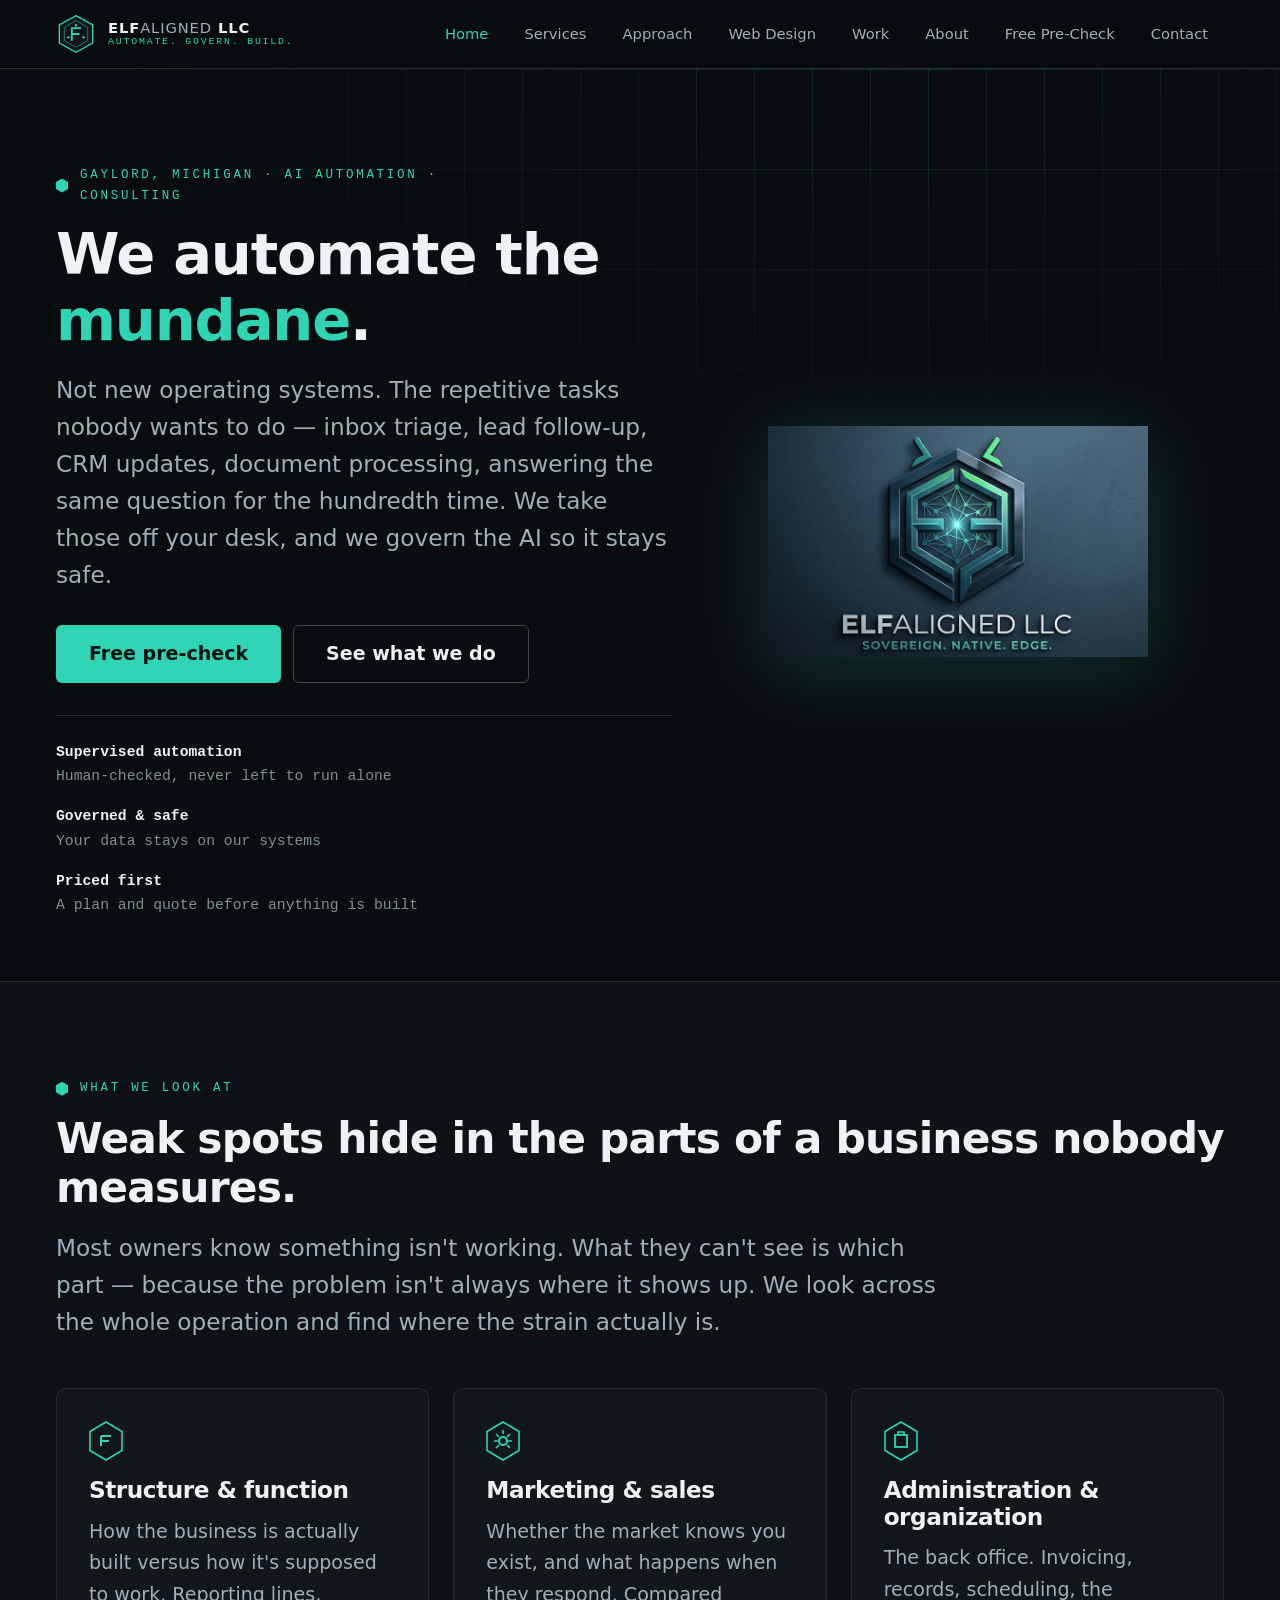
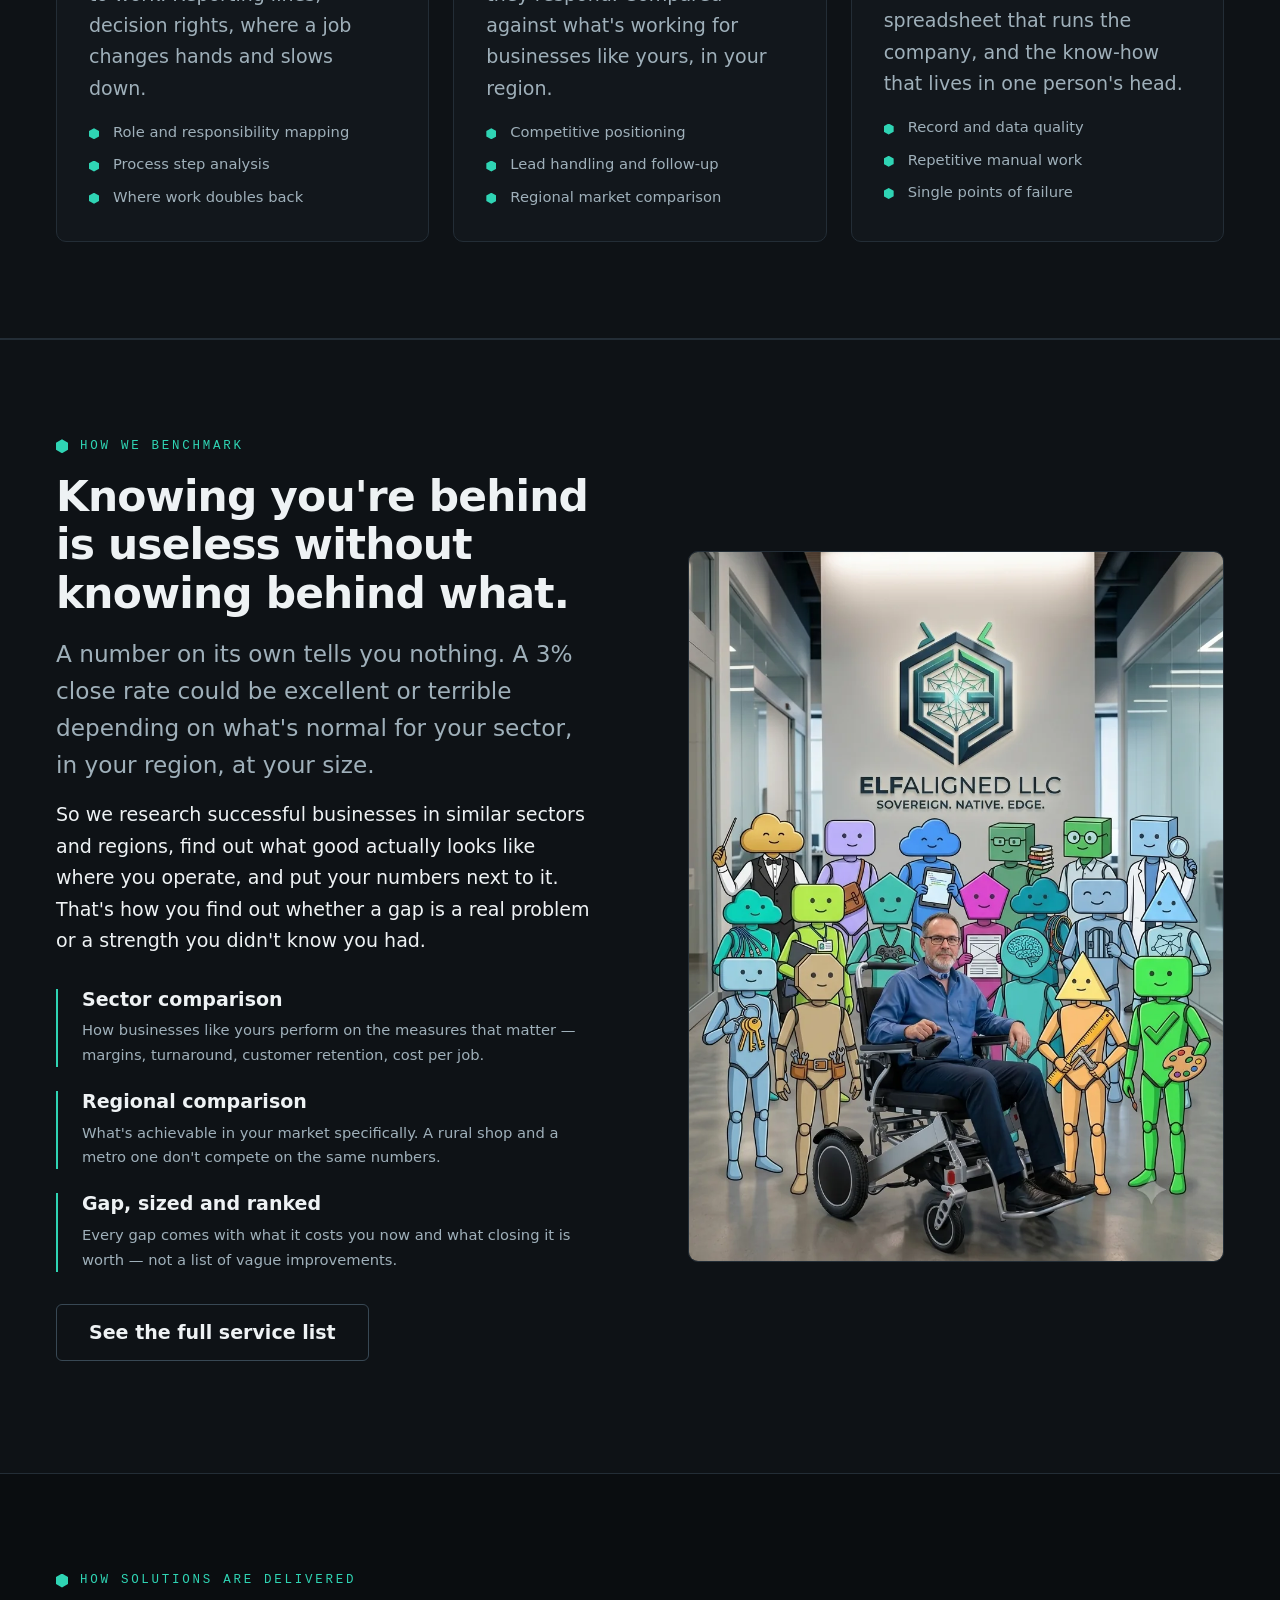
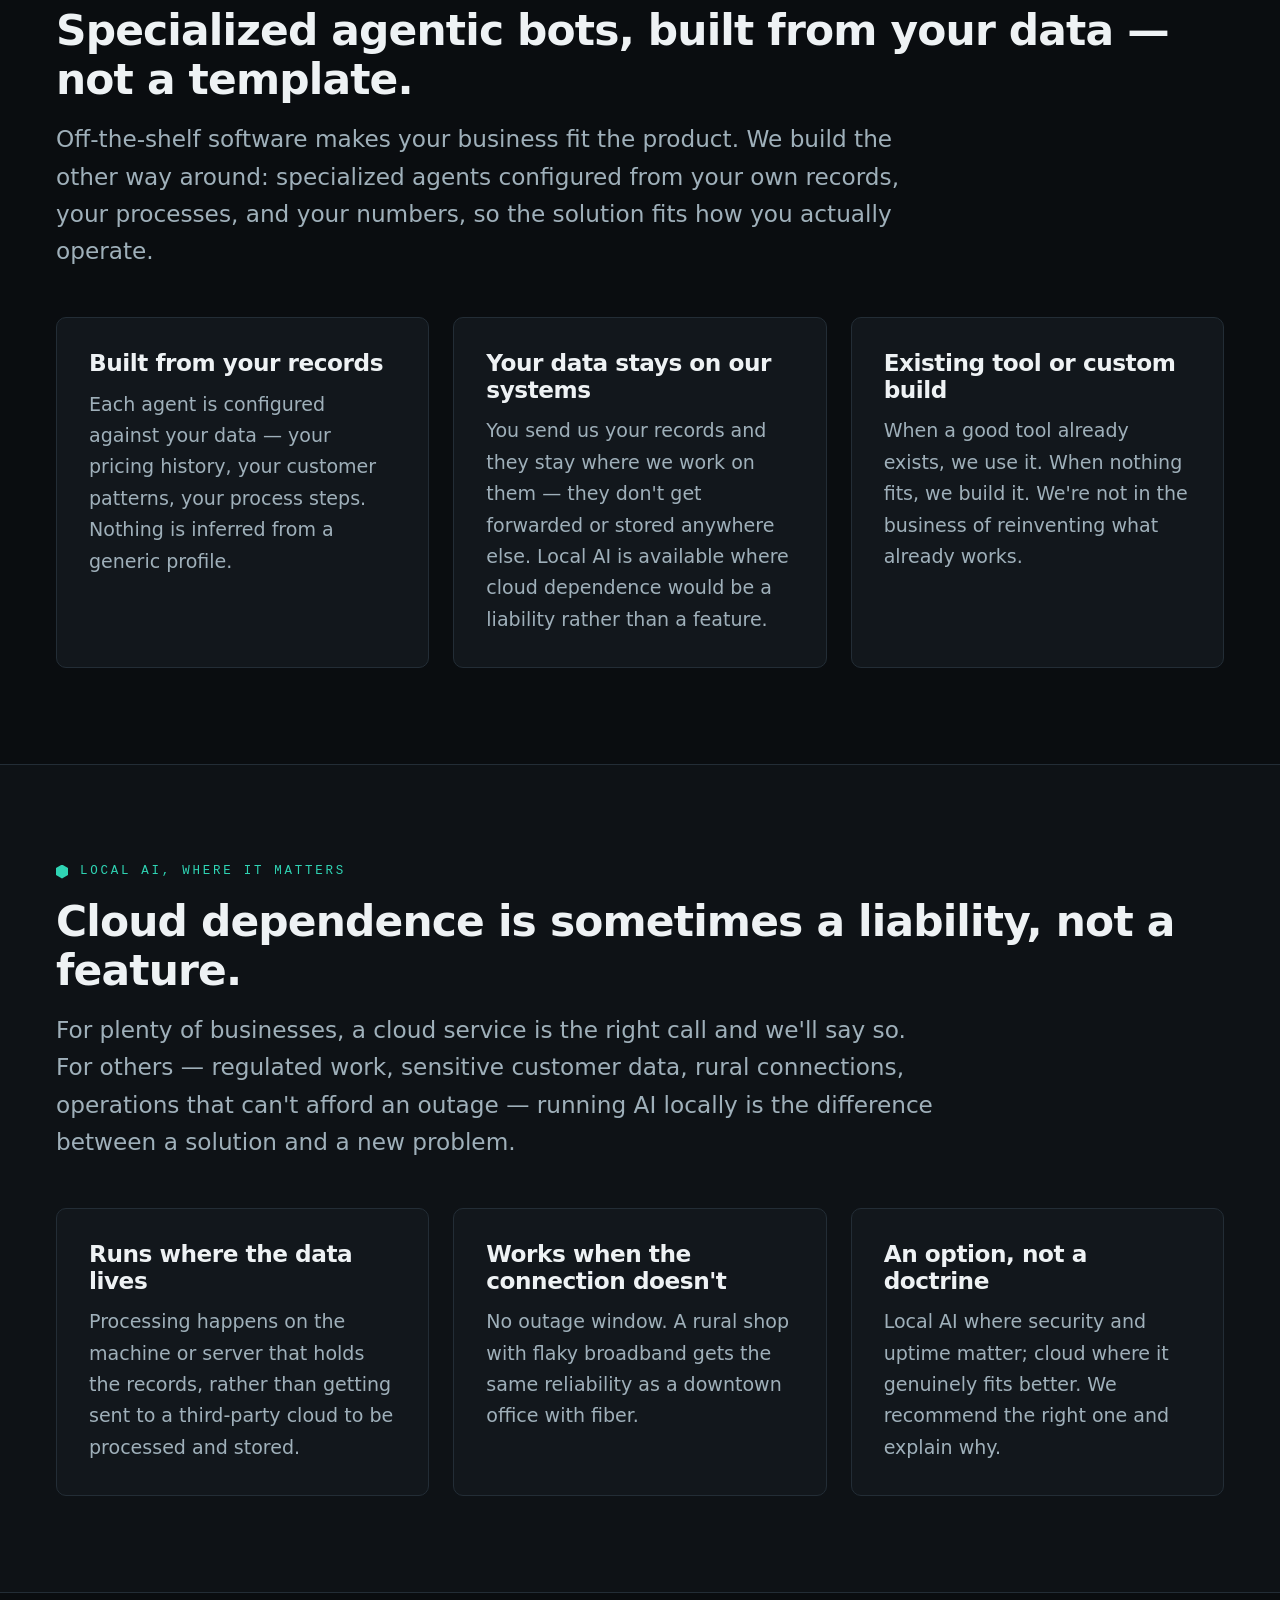
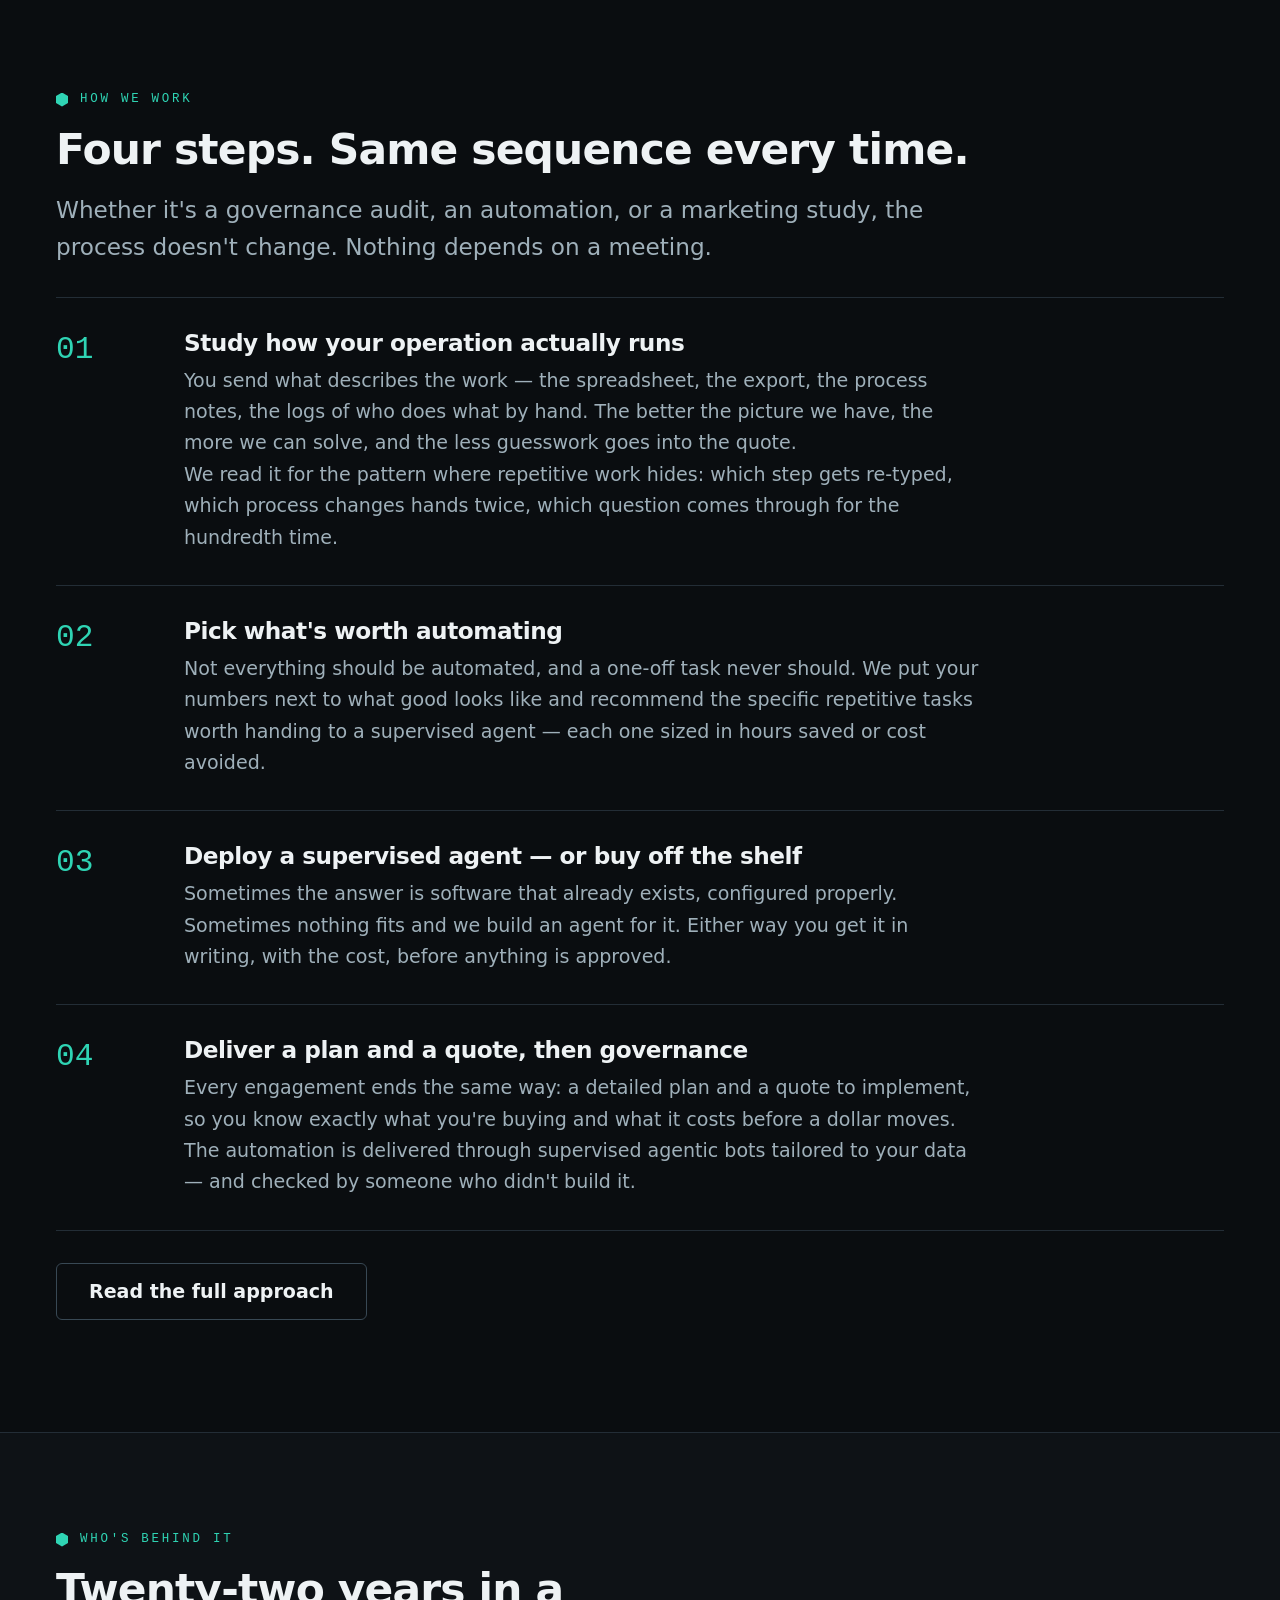
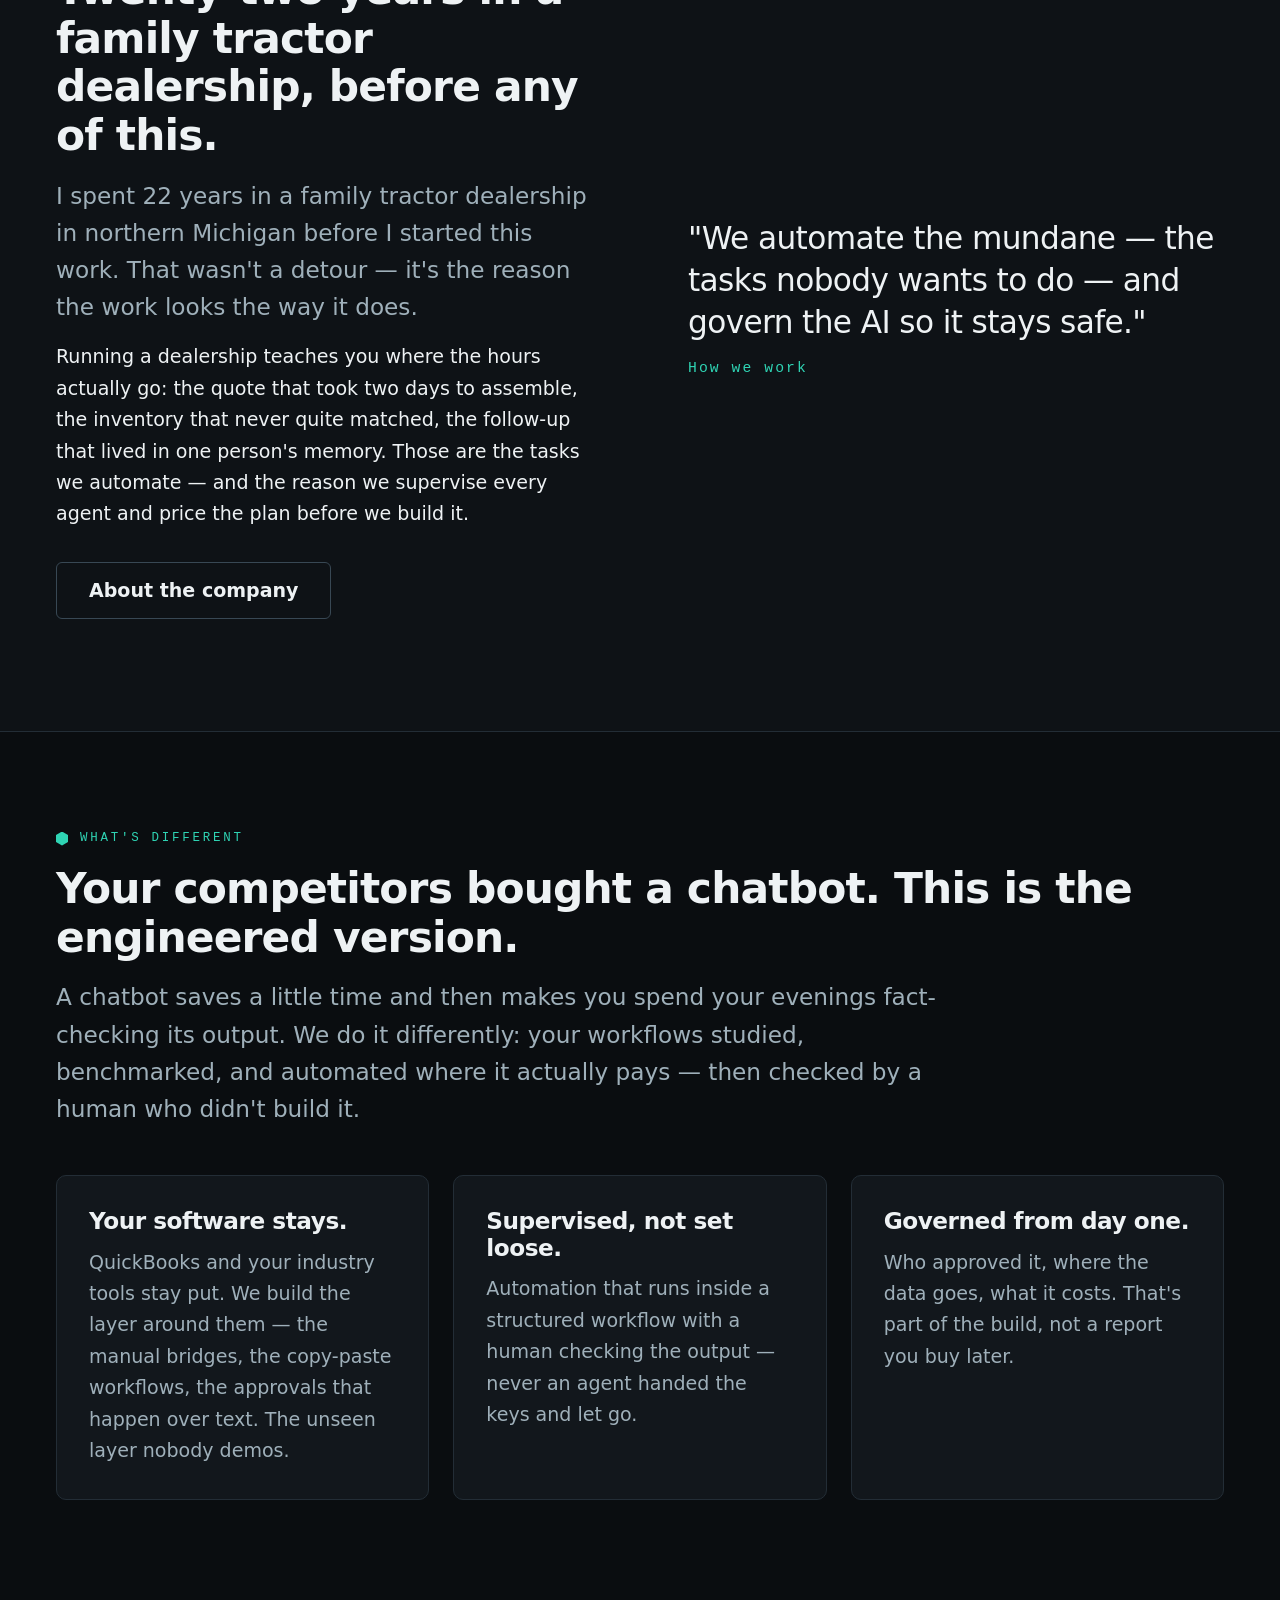
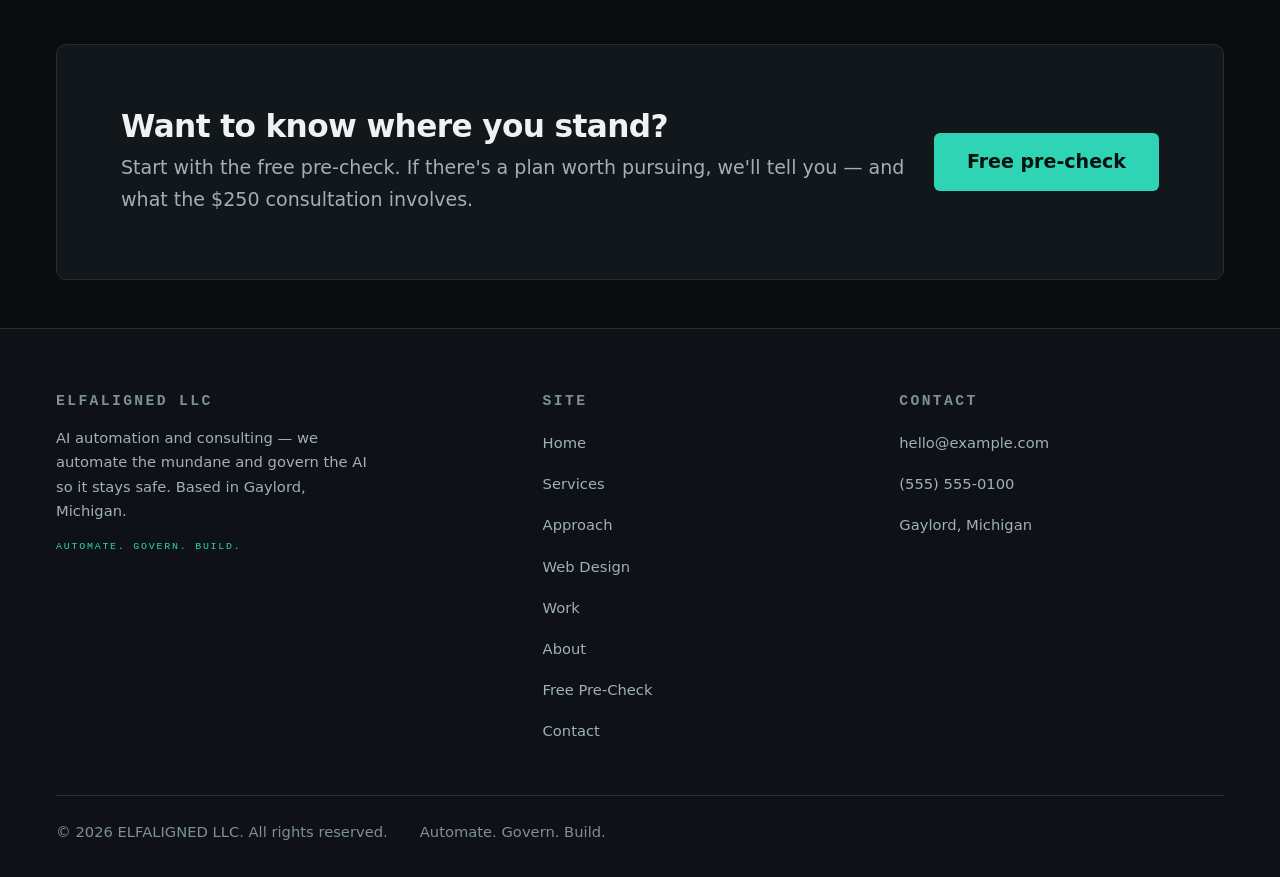
<file: index.html>
<!DOCTYPE html>
<html lang="en">
<head>
<meta charset="utf-8">
<meta name="viewport" content="width=device-width, initial-scale=1">
<title>ELFALIGNED LLC — Automate the Mundane | Gaylord, MI</title>
<meta name="description" content="Automate the mundane — the repetitive tasks nobody wants to do — and keep the AI governed and safe. AI automation, governance, and consulting from Gaylord, MI.">
<link rel="canonical" href="https://example.com/">
<meta name="robots" content="index, follow">
<meta name="theme-color" content="#0a0d10">

<meta property="og:type" content="website">
<meta property="og:site_name" content="ELFALIGNED LLC">
<meta property="og:title" content="ELFALIGNED LLC — We Automate the Mundane">
<meta property="og:description" content="We automate the repetitive tasks nobody wants to do — and govern the AI so it stays safe. From Gaylord, Michigan.">
<meta property="og:url" content="https://example.com/">
<meta property="og:image" content="https://example.com/assets/img/og-cover.jpg">
<meta property="og:image:width" content="1200">
<meta property="og:image:height" content="630">
<meta name="twitter:card" content="summary_large_image">
<meta name="twitter:title" content="ELFALIGNED LLC — We Automate the Mundane">
<meta name="twitter:description" content="We automate the repetitive tasks nobody wants to do — and govern the AI so it stays safe. From Gaylord, Michigan.">
<meta name="twitter:image" content="https://example.com/assets/img/og-cover.jpg">

<link rel="icon" href="/assets/img/favicon.svg" type="image/svg+xml">
<link rel="apple-touch-icon" href="/assets/img/favicon.svg">
<link rel="stylesheet" href="/css/tokens.css">
<link rel="preload" href="/assets/img/logo.webp" as="image" type="image/webp">

<script type="application/ld+json">
{
  "@context": "https://schema.org",
  "@graph": [
    {
      "@type": "Organization",
      "@id": "https://example.com/#org",
      "name": "ELFALIGNED LLC",
      "slogan": "We automate the mundane.",
      "description": "Small business automation and AI consulting firm in Gaylord, Michigan. We take over the repetitive tasks nobody wants to do — inbox triage, lead follow-up, CRM updates, document processing — and govern the AI so it stays safe. Local AI available where cloud dependence would be a liability.",
      "url": "https://example.com/",
      "logo": "https://example.com/assets/img/logo.webp",
      "foundingLocation": { "@type": "Place", "name": "Gaylord, Michigan" },
      "areaServed": [
        { "@type": "AdministrativeArea", "name": "Northern Michigan" },
        { "@type": "Country", "name": "United States" }
      ],
      "knowsAbout": ["Small business consulting", "Business data analysis", "Sector and regional benchmarking", "Business process assessment", "Custom software development", "Local AI", "Agentic automation", "Website design"],
      "contactPoint": {
        "@type": "ContactPoint",
        "contactType": "sales",
        "email": "hello@example.com",
        "availableLanguage": ["English"]
      }
    },
    {
      "@type": "LocalBusiness",
      "@id": "https://example.com/#localbusiness",
      "name": "ELFALIGNED LLC",
      "image": "https://example.com/assets/img/og-cover.jpg",
      "url": "https://example.com/",
      "email": "hello@example.com",
      "address": {
        "@type": "PostalAddress",
        "addressLocality": "Gaylord",
        "addressRegion": "MI",
        "addressCountry": "US"
      },
      "priceRange": "$$"
    },
    {
      "@type": "WebSite",
      "@id": "https://example.com/#website",
      "url": "https://example.com/",
      "name": "ELFALIGNED LLC",
      "publisher": { "@id": "https://example.com/#org" },
      "inLanguage": "en-US"
    }
  ]
}
</script>
</head>
<body>
<a class="skip-link" href="#main">Skip to main content</a>

<header class="site-header">
  <div class="wrap site-header__inner">
    <a class="brand" href="/" aria-label="ELFALIGNED LLC — home">
      <svg class="brand__mark" viewBox="0 0 48 48" role="img" aria-hidden="true" focusable="false">
        <polygon points="24,2 44,13 44,35 24,46 4,35 4,13" fill="#12171c" stroke="#2fd4b4" stroke-width="1.6"/>
        <polygon points="24,8 38,16 38,32 24,40 10,32 10,16" fill="none" stroke="#1c8f7c" stroke-width="1"/>
        <path d="M19 17 L19 31 M19 17 L29 17 M19 24 L27 24" stroke="#2fd4b4" stroke-width="2.2" fill="none" stroke-linecap="square"/>
        <circle cx="24" cy="13.5" r="1.4" fill="#2fd4b4"/>
        <circle cx="33" cy="28" r="1.4" fill="#2fd4b4"/>
        <circle cx="15" cy="28" r="1.4" fill="#2fd4b4"/>
      </svg>
      <span class="brand__text">
        <span class="brand__name">ELF<span>ALIGNED</span> LLC</span>
        <span class="brand__tag">AUTOMATE. GOVERN. BUILD.</span>
      </span>
    </a>

    <nav class="nav" aria-label="Primary">
      <ul class="nav__list">
        <li><a class="nav__link" href="/" aria-current="page">Home</a></li>
        <li><a class="nav__link" href="/services.html">Services</a></li>
        <li><a class="nav__link" href="/approach.html">Approach</a></li>
        <li><a class="nav__link" href="/web-design.html">Web Design</a></li>
        <li><a class="nav__link" href="/work.html">Work</a></li>
        <li><a class="nav__link" href="/about.html">About</a></li>
        <li><a class="nav__link" href="/consultation.html">Free Pre-Check</a></li>
        <li><a class="nav__link" href="/contact.html">Contact</a></li>
      </ul>
      <button class="nav-toggle" type="button" data-nav-toggle aria-expanded="false" aria-controls="nav-panel">
        <span class="nav-toggle__bars" aria-hidden="true"><i></i><i></i><i></i></span>
        <span data-nav-label>Menu</span>
      </button>
      <div class="nav__panel" id="nav-panel" data-nav-panel data-open="false">
        <ul>
          <li><a class="nav__link" href="/">Home</a></li>
          <li><a class="nav__link" href="/services.html">Services</a></li>
          <li><a class="nav__link" href="/approach.html">Approach</a></li>
          <li><a class="nav__link" href="/web-design.html">Web Design</a></li>
          <li><a class="nav__link" href="/work.html">Work</a></li>
          <li><a class="nav__link" href="/about.html">About</a></li>
          <li><a class="nav__link" href="/consultation.html">Free Pre-Check</a></li>
          <li><a class="nav__link" href="/contact.html">Contact</a></li>
        </ul>
      </div>
    </nav>
  </div>
</header>

<main id="main">

  <!-- ============ HERO ============ -->
  <section class="hero">
    <div class="wrap hero__inner">
      <div>
        <p class="eyebrow">Gaylord, Michigan · AI Automation · Consulting</p>
        <h1>We automate the <em>mundane</em>.</h1>
        <p class="lede">
          Not new operating systems. The repetitive tasks nobody wants to do —
          inbox triage, lead follow-up, CRM updates, document processing,
          answering the same question for the hundredth time. We take those off
          your desk, and we govern the AI so it stays safe.
        </p>
        <div class="btn-row" style="margin-top: var(--space-6);">
          <a class="btn btn--primary" href="/consultation.html">Free pre-check</a>
          <a class="btn btn--ghost" href="/services.html">See what we do</a>
        </div>
        <div class="hero__meta">
          <div><strong>Supervised automation</strong>Human-checked, never left to run alone</div>
          <div><strong>Governed &amp; safe</strong>Your data stays on our systems</div>
          <div><strong>Priced first</strong>A plan and quote before anything is built</div>
        </div>
      </div>
      <div>
        <img class="hero__mark" src="/assets/img/logo.webp" width="800" height="487"
             alt="The ELFALIGNED LLC hexagon mark: a layered hexagonal frame in gunmetal and teal, enclosing a network of connected nodes with a stylised geometric E at its center.">
      </div>
    </div>
  </section>

  <!-- ============ WHAT WE SOLVE ============ -->
  <section class="section section--alt">
    <div class="wrap">
      <p class="eyebrow">What we look at</p>
      <h2>Weak spots hide in the parts of a business nobody measures.</h2>
      <p class="lede">
        Most owners know something isn't working. What they can't see is
        which part — because the problem isn't always where it shows up.
        We look across the whole operation and find where the strain actually is.
      </p>

      <div class="grid grid--3" style="margin-top: var(--space-7);">
        <article class="card">
          <svg class="card__icon" viewBox="0 0 34 40" role="img" aria-hidden="true" focusable="false">
            <polygon points="17,1 33,10.5 33,29.5 17,39 1,29.5 1,10.5" fill="none" stroke="#2fd4b4" stroke-width="1.6"/>
            <path d="M12 15 L12 25 M12 15 L22 15 M12 20 L20 20" stroke="#2fd4b4" stroke-width="2" fill="none"/>
          </svg>
          <h3>Structure &amp; function</h3>
          <p>
            How the business is actually built versus how it's supposed to
            work. Reporting lines, decision rights, where a job changes hands
            and slows down.
          </p>
          <ul class="card__list">
            <li>Role and responsibility mapping</li>
            <li>Process step analysis</li>
            <li>Where work doubles back</li>
          </ul>
        </article>

        <article class="card">
          <svg class="card__icon" viewBox="0 0 34 40" role="img" aria-hidden="true" focusable="false">
            <polygon points="17,1 33,10.5 33,29.5 17,39 1,29.5 1,10.5" fill="none" stroke="#2fd4b4" stroke-width="1.6"/>
            <circle cx="17" cy="20" r="4" fill="none" stroke="#2fd4b4" stroke-width="2"/>
            <path d="M17 9 L17 13 M26 20 L22 20 M24 13 L21 16 M10 13 L13 16 M8 20 L12 20 M24 27 L21 24 M10 27 L13 24" stroke="#2fd4b4" stroke-width="1.6"/>
          </svg>
          <h3>Marketing &amp; sales</h3>
          <p>
            Whether the market knows you exist, and what happens when they
            respond. Compared against what's working for businesses like
            yours, in your region.
          </p>
          <ul class="card__list">
            <li>Competitive positioning</li>
            <li>Lead handling and follow-up</li>
            <li>Regional market comparison</li>
          </ul>
        </article>

        <article class="card">
          <svg class="card__icon" viewBox="0 0 34 40" role="img" aria-hidden="true" focusable="false">
            <polygon points="17,1 33,10.5 33,29.5 17,39 1,29.5 1,10.5" fill="none" stroke="#2fd4b4" stroke-width="1.6"/>
            <rect x="11" y="14" width="12" height="12" fill="none" stroke="#2fd4b4" stroke-width="1.8"/>
            <path d="M14 14 L14 11 L20 11 L20 14" fill="none" stroke="#2fd4b4" stroke-width="1.6"/>
          </svg>
          <h3>Administration &amp; organization</h3>
          <p>
            The back office. Invoicing, records, scheduling, the spreadsheet
            that runs the company, and the know-how that lives in one
            person's head.
          </p>
          <ul class="card__list">
            <li>Record and data quality</li>
            <li>Repetitive manual work</li>
            <li>Single points of failure</li>
          </ul>
        </article>
      </div>
    </div>
  </section>

  <!-- ============ BENCHMARKING ============ -->
  <section class="section section--alt">
    <div class="wrap split">
      <div>
        <p class="eyebrow">How we benchmark</p>
        <h2>Knowing you're behind is useless without knowing behind what.</h2>
        <p class="lede">
          A number on its own tells you nothing. A 3% close rate could be
          excellent or terrible depending on what's normal for your sector,
          in your region, at your size.
        </p>
        <p>
          So we research successful businesses in similar sectors and regions,
          find out what good actually looks like where you operate, and put
          your numbers next to it. That's how you find out whether a gap is a
          real problem or a strength you didn't know you had.
        </p>
        <div class="pillars" style="margin-top: var(--space-6);">
          <div class="pillar">
            <h3>Sector comparison</h3>
            <p>How businesses like yours perform on the measures that matter — margins, turnaround, customer retention, cost per job.</p>
          </div>
          <div class="pillar">
            <h3>Regional comparison</h3>
            <p>What's achievable in your market specifically. A rural shop and a metro one don't compete on the same numbers.</p>
          </div>
          <div class="pillar">
            <h3>Gap, sized and ranked</h3>
            <p>Every gap comes with what it costs you now and what closing it is worth — not a list of vague improvements.</p>
          </div>
        </div>
        <p style="margin-top: var(--space-6);">
          <a class="btn btn--ghost" href="/services.html">See the full service list</a>
        </p>
      </div>
      <div class="split__media">
        <img src="/assets/img/team.webp" width="896" height="1190"
             loading="lazy" decoding="async"
             alt="ELFALIGNED LLC's workspace: a human lead alongside a diverse team of geometric AI agent avatars — cloud, square, triangular, circular and pentagonal forms — each carrying the tools of a different discipline.">
      </div>
    </div>
  </section>

  <!-- ============ AGENTIC BOTS ============ -->
  <section class="section">
    <div class="wrap">
      <p class="eyebrow">How solutions are delivered</p>
      <h2>Specialized agentic bots, built from your data — not a template.</h2>
      <p class="lede">
        Off-the-shelf software makes your business fit the product. We build
        the other way around: specialized agents configured from your own
        records, your processes, and your numbers, so the solution fits how
        you actually operate.
      </p>
      <div class="grid grid--3" style="margin-top: var(--space-7);">
        <article class="card">
          <h3>Built from your records</h3>
          <p>Each agent is configured against your data — your pricing history, your customer patterns, your process steps. Nothing is inferred from a generic profile.</p>
        </article>
        <article class="card">
          <h3>Your data stays on our systems</h3>
          <p>You send us your records and they stay where we work on them — they don't get forwarded or stored anywhere else. Local AI is available where cloud dependence would be a liability rather than a feature.</p>
        </article>
        <article class="card">
          <h3>Existing tool or custom build</h3>
          <p>When a good tool already exists, we use it. When nothing fits, we build it. We're not in the business of reinventing what already works.</p>
        </article>
      </div>
    </div>
  </section>

  <!-- ============ LOCAL AI OPTION ============ -->
  <section class="section section--alt">
    <div class="wrap">
      <p class="eyebrow">Local AI, where it matters</p>
      <h2>Cloud dependence is sometimes a liability, not a feature.</h2>
      <p class="lede">
        For plenty of businesses, a cloud service is the right call and we'll
        say so. For others — regulated work, sensitive customer data, rural
        connections, operations that can't afford an outage — running AI
        locally is the difference between a solution and a new problem.
      </p>
      <div class="grid grid--3" style="margin-top: var(--space-7);">
        <article class="card">
          <h3>Runs where the data lives</h3>
          <p>Processing happens on the machine or server that holds the records, rather than getting sent to a third-party cloud to be processed and stored.</p>
        </article>
        <article class="card">
          <h3>Works when the connection doesn't</h3>
          <p>No outage window. A rural shop with flaky broadband gets the same reliability as a downtown office with fiber.</p>
        </article>
        <article class="card">
          <h3>An option, not a doctrine</h3>
          <p>Local AI where security and uptime matter; cloud where it genuinely fits better. We recommend the right one and explain why.</p>
        </article>
      </div>
    </div>
  </section>

  <!-- ============ HOW WE WORK ============ -->
  <section class="section">
    <div class="wrap">
      <p class="eyebrow">How we work</p>
      <h2>Four steps. Same sequence every time.</h2>
      <p class="lede" style="margin-bottom: var(--space-6);">
        Whether it's a governance audit, an automation, or a marketing study,
        the process doesn't change. Nothing depends on a meeting.
      </p>
      <ol class="steps">
        <li class="step">
          <div class="step__num" aria-hidden="true"></div>
          <div>
            <h3>Study how your operation actually runs</h3>
            <p>
              You send what describes the work — the spreadsheet, the export,
              the process notes, the logs of who does what by hand. The better
              the picture we have, the more we can solve, and the less
              guesswork goes into the quote.
            </p>
            <p>
              We read it for the pattern where repetitive work hides: which
              step gets re-typed, which process changes hands twice, which
              question comes through for the hundredth time.
            </p>
          </div>
        </li>
        <li class="step">
          <div class="step__num" aria-hidden="true"></div>
          <div>
            <h3>Pick what's worth automating</h3>
            <p>
              Not everything should be automated, and a one-off task never
              should. We put your numbers next to what good looks like and
              recommend the specific repetitive tasks worth handing to a
              supervised agent — each one sized in hours saved or cost
              avoided.
            </p>
          </div>
        </li>
        <li class="step">
          <div class="step__num" aria-hidden="true"></div>
          <div>
            <h3>Deploy a supervised agent — or buy off the shelf</h3>
            <p>
              Sometimes the answer is software that already exists, configured
              properly. Sometimes nothing fits and we build an agent for it.
              Either way you get it in writing, with the cost, before anything
              is approved.
            </p>
          </div>
        </li>
        <li class="step">
          <div class="step__num" aria-hidden="true"></div>
          <div>
            <h3>Deliver a plan and a quote, then governance</h3>
            <p>
              Every engagement ends the same way: a detailed plan and a quote
              to implement, so you know exactly what you're buying and what it
              costs before a dollar moves. The automation is delivered through
              supervised agentic bots tailored to your data — and checked by
              someone who didn't build it.
            </p>
          </div>
        </li>
      </ol>
      <p style="margin-top: var(--space-6);">
        <a class="btn btn--ghost" href="/approach.html">Read the full approach</a>
      </p>
    </div>
  </section>

  <!-- ============ WHO'S BEHIND IT ============ -->
  <section class="section section--alt">
    <div class="wrap split">
      <div>
        <p class="eyebrow">Who's behind it</p>
        <h2>Twenty-two years in a family tractor dealership, before any of this.</h2>
        <p class="lede">
          I spent 22 years in a family tractor dealership in northern Michigan
          before I started this work. That wasn't a detour — it's the reason
          the work looks the way it does.
        </p>
        <p>
          Running a dealership teaches you where the hours actually go: the
          quote that took two days to assemble, the inventory that never quite
          matched, the follow-up that lived in one person's memory. Those are
          the tasks we automate — and the reason we supervise every agent and
          price the plan before we build it.
        </p>
        <p style="margin-top: var(--space-6);">
          <a class="btn btn--ghost" href="/about.html">About the company</a>
        </p>
      </div>
      <div>
        <blockquote class="quote">
          "We automate the mundane — the tasks nobody wants to do — and govern
          the AI so it stays safe."
          <footer>How we work</footer>
        </blockquote>
      </div>
    </div>
  </section>

  <!-- ============ DIFFERENTIATION ============ -->
  <section class="section">
    <div class="wrap">
      <p class="eyebrow">What's different</p>
      <h2>Your competitors bought a chatbot. This is the engineered version.</h2>
      <p class="lede">
        A chatbot saves a little time and then makes you spend your evenings
        fact-checking its output. We do it differently: your workflows studied,
        benchmarked, and automated where it actually pays — then checked by a
        human who didn't build it.
      </p>
      <div class="grid grid--3" style="margin-top: var(--space-7);">
        <article class="card">
          <h3>Your software stays.</h3>
          <p>
            QuickBooks and your industry tools stay put. We build the layer
            around them — the manual bridges, the copy-paste workflows, the
            approvals that happen over text. The unseen layer nobody demos.
          </p>
        </article>
        <article class="card">
          <h3>Supervised, not set loose.</h3>
          <p>
            Automation that runs inside a structured workflow with a human
            checking the output — never an agent handed the keys and let go.
          </p>
        </article>
        <article class="card">
          <h3>Governed from day one.</h3>
          <p>
            Who approved it, where the data goes, what it costs. That's part of
            the build, not a report you buy later.
          </p>
        </article>
      </div>
    </div>
  </section>

  <!-- ============ CTA ============ -->
  <section class="section section--tight">
    <div class="wrap">
      <div class="cta-band">
        <div>
          <h2>Want to know where you stand?</h2>
          <p>
            Start with the free pre-check. If there's a plan worth pursuing,
            we'll tell you — and what the $250 consultation involves.
          </p>
        </div>
        <div class="btn-row">
          <a class="btn btn--primary" href="/consultation.html">Free pre-check</a>
        </div>
      </div>
    </div>
  </section>

</main>

<footer class="site-footer">
  <div class="wrap">
    <div class="site-footer__grid">
      <div>
        <h2>ELFALIGNED LLC</h2>
        <p style="color: var(--text-muted); font-size: var(--step--1); max-width: min(34ch, 100%);">
          AI automation and consulting — we automate the mundane and govern the AI so it stays safe. Based in Gaylord, Michigan.
        </p>
        <p class="brand__tag" style="margin-top: var(--space-4);">AUTOMATE. GOVERN. BUILD.</p>
      </div>
      <nav aria-label="Footer">
        <h2>Site</h2>
        <ul>
          <li><a href="/">Home</a></li>
          <li><a href="/services.html">Services</a></li>
          <li><a href="/approach.html">Approach</a></li>
          <li><a href="/web-design.html">Web Design</a></li>
          <li><a href="/work.html">Work</a></li>
          <li><a href="/about.html">About</a></li>
          <li><a href="/consultation.html">Free Pre-Check</a></li>
          <li><a href="/contact.html">Contact</a></li>
        </ul>
      </nav>
      <div>
        <h2>Contact</h2>
        <ul>
          <li><a href="mailto:hello@example.com">hello@example.com</a></li>
          <li><a href="tel:+15555550100">(555) 555-0100</a></li>
          <li><a href="/contact.html">Gaylord, Michigan</a></li>
        </ul>
      </div>
    </div>
    <div class="site-footer__base">
      <span>&copy; <span data-year>2026</span> ELFALIGNED LLC. All rights reserved.</span>
      <span>Automate. Govern. Build.</span>
    </div>
  </div>
</footer>

<script src="/js/site.js" defer></script>
</body>
</html>
</file>
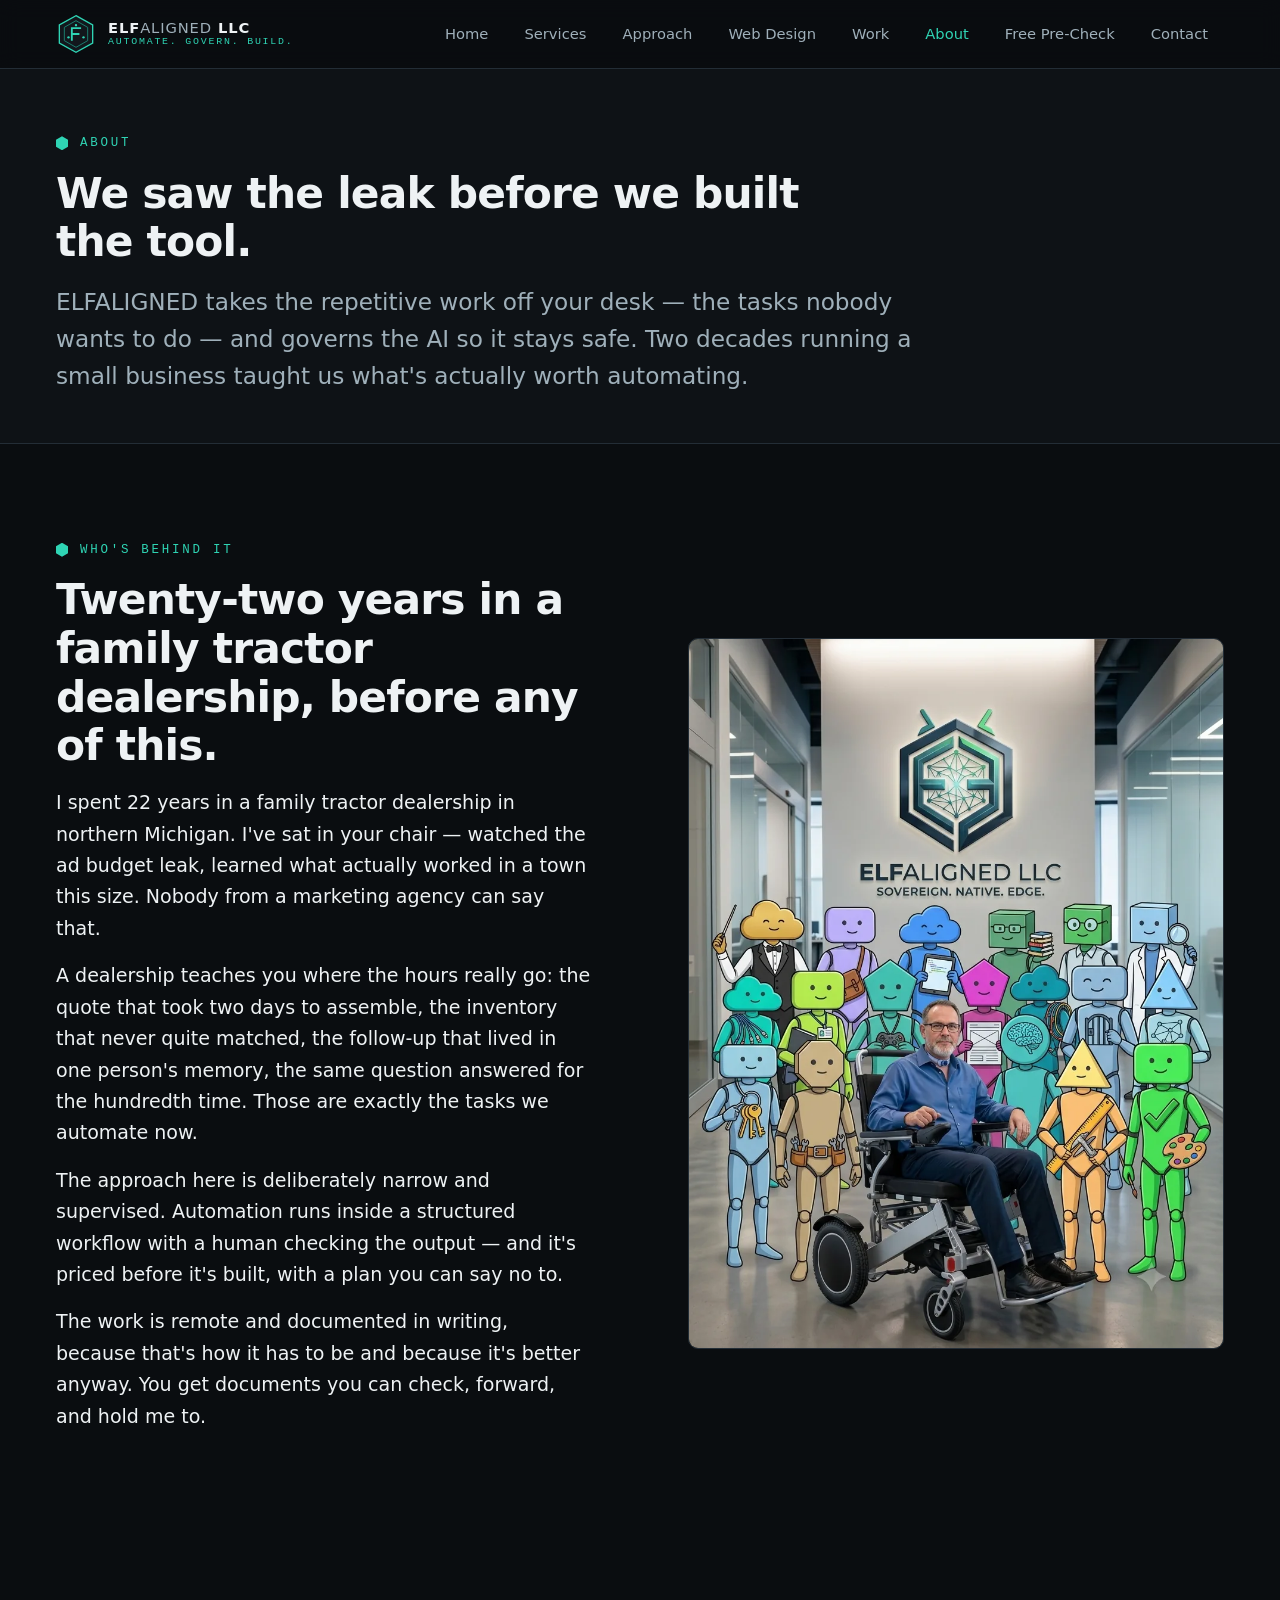
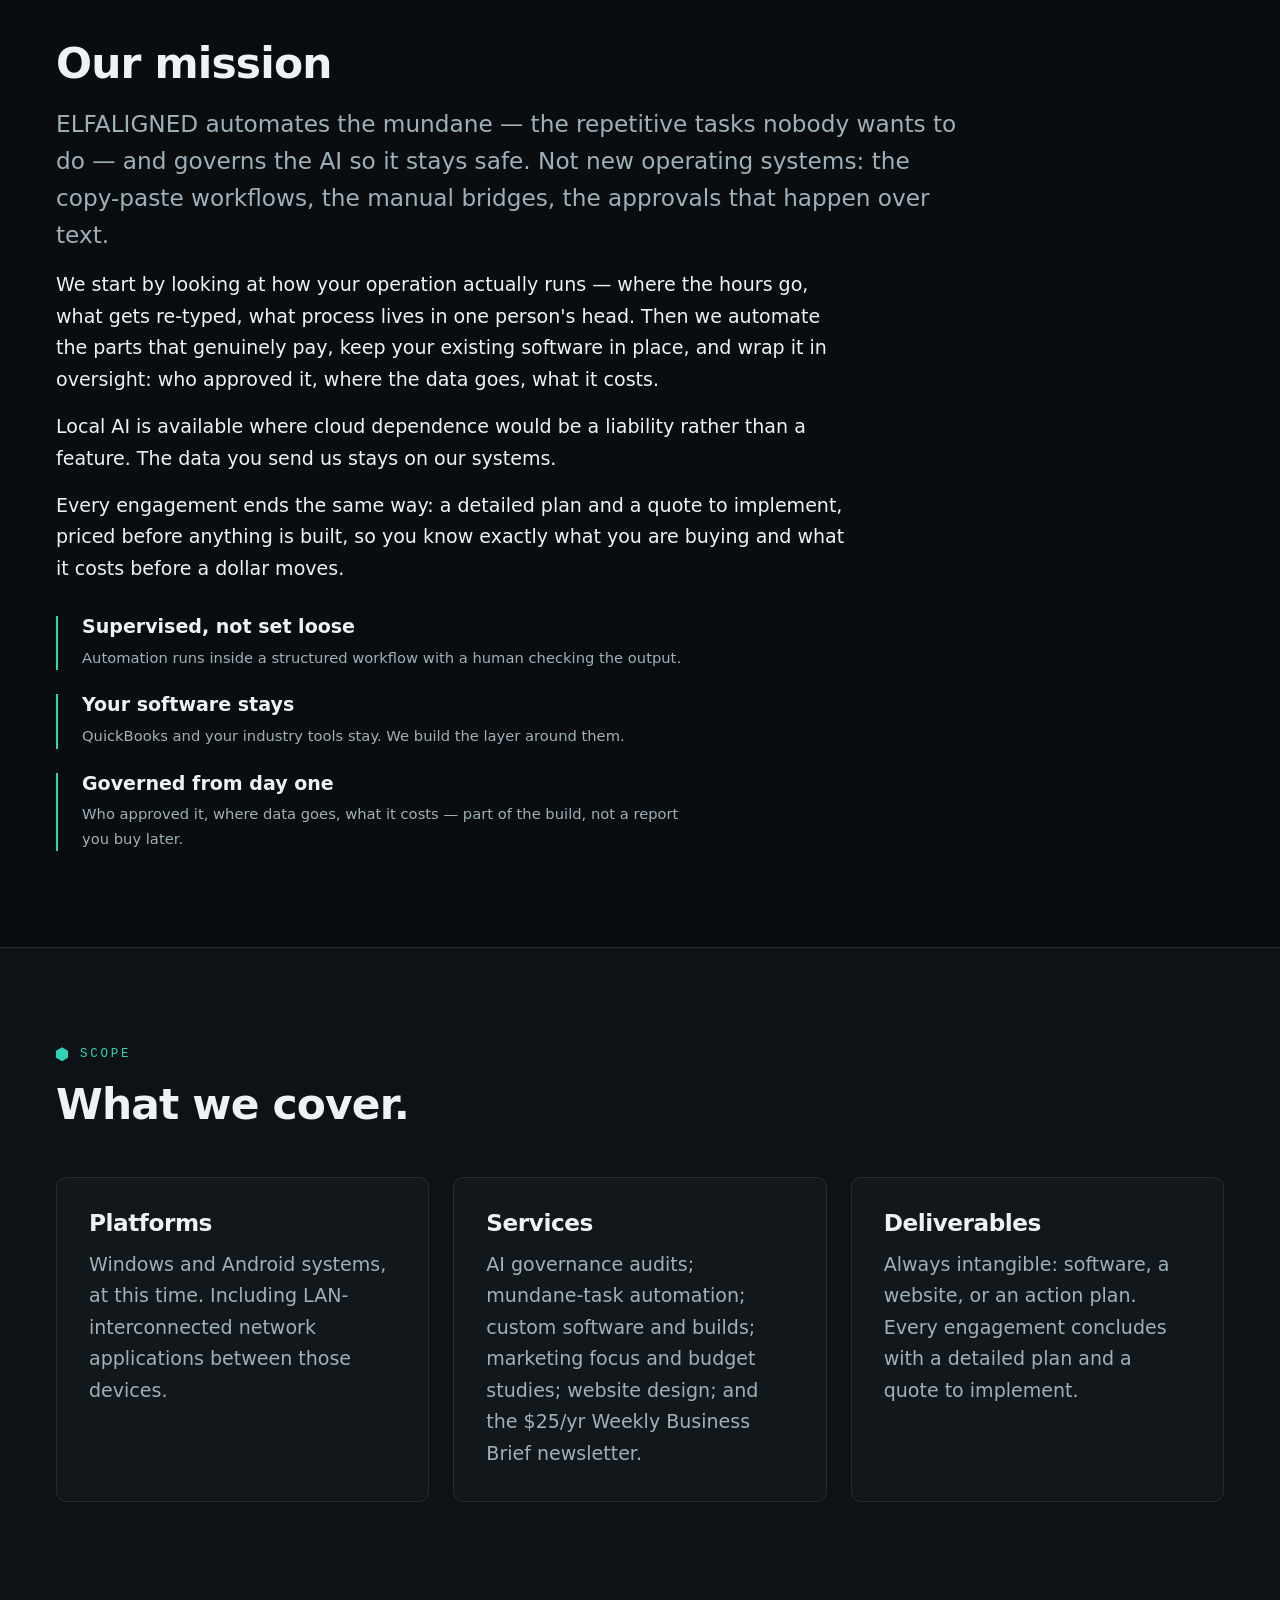
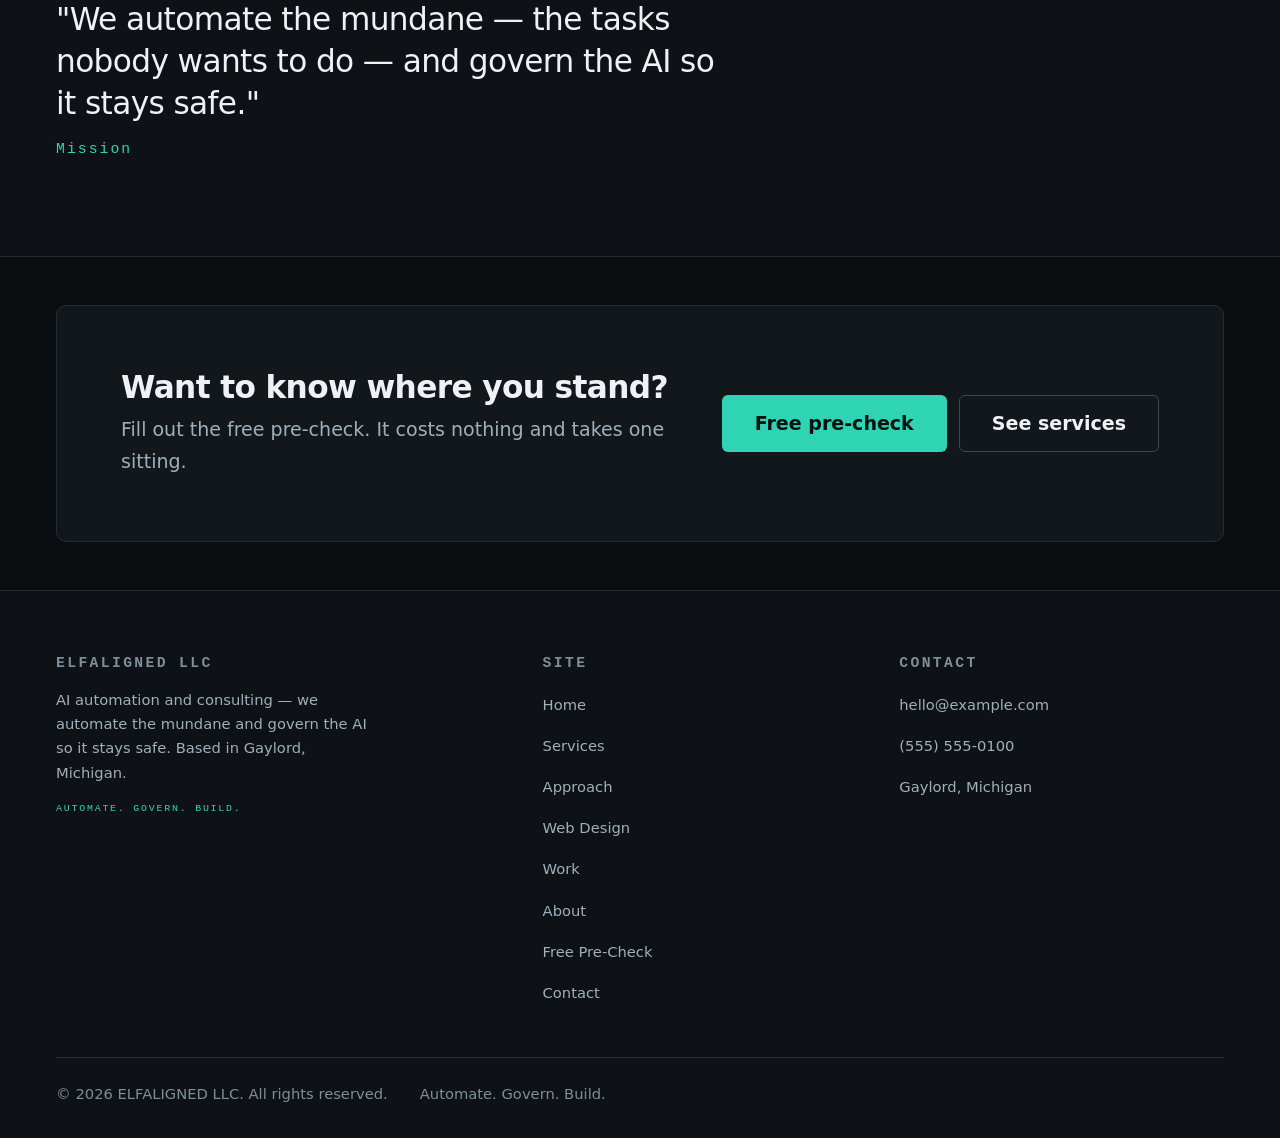
<file: about.html>
<!DOCTYPE html>
<html lang="en">
<head>
<meta charset="utf-8">
<meta name="viewport" content="width=device-width, initial-scale=1">
<title>About — ELFALIGNED LLC | Gaylord, Michigan</title>
<meta name="description" content="22 years in a family tractor dealership, then AI automation. ELFALIGNED handles the repetitive work and governs the AI. Based in Gaylord, Michigan.">
<link rel="canonical" href="https://example.com/about.html">
<meta name="robots" content="index, follow">
<meta name="theme-color" content="#0a0d10">

<meta property="og:type" content="website">
<meta property="og:site_name" content="ELFALIGNED LLC">
<meta property="og:title" content="About — ELFALIGNED LLC | Gaylord, Michigan">
<meta property="og:description" content="22 years in a family tractor dealership, then AI automation. We take the repetitive work off your desk and govern the AI so it stays safe.">
<meta property="og:url" content="https://example.com/about.html">
<meta property="og:image" content="https://example.com/assets/img/og-cover.jpg">
<meta property="og:image:width" content="1200">
<meta property="og:image:height" content="630">
<meta name="twitter:card" content="summary_large_image">

<link rel="icon" href="/assets/img/favicon.svg" type="image/svg+xml">
<link rel="stylesheet" href="/css/tokens.css">

<script type="application/ld+json">
{
  "@context": "https://schema.org",
  "@type": "AboutPage",
  "name": "About ELFALIGNED LLC",
  "description": "22 years in a family tractor dealership, then AI automation. ELFALIGNED handles the repetitive work and governs the AI.",
  "mainEntity": {
    "@type": "Organization",
    "name": "ELFALIGNED LLC",
    "foundingLocation": { "@type": "Place", "name": "Gaylord, Michigan" }
  }
}
</script>
</head>
<body>
<a class="skip-link" href="#main">Skip to main content</a>

<header class="site-header">
  <div class="wrap site-header__inner">
    <a class="brand" href="/" aria-label="ELFALIGNED LLC — home">
      <svg class="brand__mark" viewBox="0 0 48 48" role="img" aria-hidden="true" focusable="false">
        <polygon points="24,2 44,13 44,35 24,46 4,35 4,13" fill="#12171c" stroke="#2fd4b4" stroke-width="1.6"/>
        <polygon points="24,8 38,16 38,32 24,40 10,32 10,16" fill="none" stroke="#1c8f7c" stroke-width="1"/>
        <path d="M19 17 L19 31 M19 17 L29 17 M19 24 L27 24" stroke="#2fd4b4" stroke-width="2.2" fill="none" stroke-linecap="square"/>
        <circle cx="24" cy="13.5" r="1.4" fill="#2fd4b4"/>
        <circle cx="33" cy="28" r="1.4" fill="#2fd4b4"/>
        <circle cx="15" cy="28" r="1.4" fill="#2fd4b4"/>
      </svg>
      <span class="brand__text">
        <span class="brand__name">ELF<span>ALIGNED</span> LLC</span>
        <span class="brand__tag">AUTOMATE. GOVERN. BUILD.</span>
      </span>
    </a>
    <nav class="nav" aria-label="Primary">
      <ul class="nav__list">
        <li><a class="nav__link" href="/">Home</a></li>
        <li><a class="nav__link" href="/services.html">Services</a></li>
        <li><a class="nav__link" href="/approach.html">Approach</a></li>
        <li><a class="nav__link" href="/web-design.html">Web Design</a></li>
        <li><a class="nav__link" href="/work.html">Work</a></li>
        <li><a class="nav__link" href="/about.html" aria-current="page">About</a></li>
        <li><a class="nav__link" href="/consultation.html">Free Pre-Check</a></li>
        <li><a class="nav__link" href="/contact.html">Contact</a></li>
      </ul>
      <button class="nav-toggle" type="button" data-nav-toggle aria-expanded="false" aria-controls="nav-panel">
        <span class="nav-toggle__bars" aria-hidden="true"><i></i><i></i><i></i></span>
        <span data-nav-label>Menu</span>
      </button>
      <div class="nav__panel" id="nav-panel" data-nav-panel data-open="false">
        <ul>
          <li><a class="nav__link" href="/">Home</a></li>
          <li><a class="nav__link" href="/services.html">Services</a></li>
          <li><a class="nav__link" href="/approach.html">Approach</a></li>
          <li><a class="nav__link" href="/web-design.html">Web Design</a></li>
          <li><a class="nav__link" href="/work.html">Work</a></li>
          <li><a class="nav__link" href="/about.html">About</a></li>
          <li><a class="nav__link" href="/consultation.html">Free Pre-Check</a></li>
          <li><a class="nav__link" href="/contact.html">Contact</a></li>
        </ul>
      </div>
    </nav>
  </div>
</header>

<main id="main">

  <section class="page-head">
    <div class="wrap">
      <p class="eyebrow">About</p>
      <h1>We saw the leak before we built the tool.</h1>
      <p class="lede">
        ELFALIGNED takes the repetitive work off your desk — the tasks nobody
        wants to do — and governs the AI so it stays safe. Two decades running
        a small business taught us what's actually worth automating.
      </p>
    </div>
  </section>

  <section class="section">
    <div class="wrap split">
      <div>
        <p class="eyebrow">Who's behind it</p>
        <h2>Twenty-two years in a family tractor dealership, before any of this.</h2>
        <p>
          I spent 22 years in a family tractor dealership in northern Michigan.
          I've sat in your chair — watched the ad budget leak, learned what
          actually worked in a town this size. Nobody from a marketing agency
          can say that.
        </p>
        <p>
          A dealership teaches you where the hours really go: the quote that
          took two days to assemble, the inventory that never quite matched,
          the follow-up that lived in one person's memory, the same question
          answered for the hundredth time. Those are exactly the tasks we
          automate now.
        </p>
        <p>
          The approach here is deliberately narrow and supervised. Automation
          runs inside a structured workflow with a human checking the output —
          and it's priced before it's built, with a plan you can say no to.
        </p>
        <p>
          The work is remote and documented in writing, because that's how it
          has to be and because it's better anyway. You get documents you can
          check, forward, and hold me to.
        </p>
      </div>
      <div class="split__media">
        <img src="/assets/img/team.webp" width="896" height="1190"
             loading="lazy" decoding="async"
             alt="ELFALIGNED LLC's workspace: a human lead alongside a diverse team of geometric AI agent avatars — cloud, square, triangular, circular and pentagonal forms — each carrying the tools of a different discipline.">
      </div>
    </div>
  </section>

  <section class="section">
    <div class="wrap">
      <h2>Our mission</h2>
      <p class="lede" style="font-size: var(--step-1); max-width: min(62ch, 100%);">
        ELFALIGNED automates the mundane — the repetitive tasks nobody wants to
        do — and governs the AI so it stays safe. Not new operating systems:
        the copy-paste workflows, the manual bridges, the approvals that happen
        over text.
      </p>
        <p>
          We start by looking at how your operation actually runs — where the
          hours go, what gets re-typed, what process lives in one person's
          head. Then we automate the parts that genuinely pay, keep your
          existing software in place, and wrap it in oversight: who approved
          it, where the data goes, what it costs.
        </p>
        <p>
          Local AI is available where cloud dependence would be a liability
          rather than a feature. The data you send us stays on our systems.
        </p>
        <p>
          Every engagement ends the same way: a detailed plan and a quote to
          implement, priced before anything is built, so you know exactly what
          you are buying and what it costs before a dollar moves.
        </p>
        <div class="pillars" style="margin-top: var(--space-6);">
          <div class="pillar">
            <h3>Supervised, not set loose</h3>
            <p>Automation runs inside a structured workflow with a human checking the output.</p>
          </div>
          <div class="pillar">
            <h3>Your software stays</h3>
            <p>QuickBooks and your industry tools stay. We build the layer around them.</p>
          </div>
          <div class="pillar">
            <h3>Governed from day one</h3>
            <p>Who approved it, where data goes, what it costs — part of the build, not a report you buy later.</p>
          </div>
        </div>
      </div>
    </div>
  </section>

  <section class="section section--alt">
    <div class="wrap">
      <p class="eyebrow">Scope</p>
      <h2>What we cover.</h2>
      <div class="grid grid--3" style="margin-top: var(--space-7);">
        <article class="card">
          <h3>Platforms</h3>
          <p>
            Windows and Android systems, at this time. Including
            LAN-interconnected network applications between those devices.
          </p>
        </article>
        <article class="card">
          <h3>Services</h3>
          <p>
            AI governance audits; mundane-task automation; custom software and
            builds; marketing focus and budget studies; website design; and
            the $25/yr Weekly Business Brief newsletter.
          </p>
        </article>
        <article class="card">
          <h3>Deliverables</h3>
          <p>
            Always intangible: software, a website, or an action plan. Every
            engagement concludes with a detailed plan and a quote to implement.
          </p>
        </article>
      </div>
      <blockquote class="quote" style="margin-top: var(--space-8);">
        "We automate the mundane — the tasks nobody wants to do — and govern
        the AI so it stays safe."
        <footer>Mission</footer>
      </blockquote>
    </div>
  </section>

  <section class="section section--tight">
    <div class="wrap">
      <div class="cta-band">
        <div>
          <h2>Want to know where you stand?</h2>
          <p>Fill out the free pre-check. It costs nothing and takes one sitting.</p>
        </div>
        <div class="btn-row">
          <a class="btn btn--primary" href="/consultation.html">Free pre-check</a>
          <a class="btn btn--ghost" href="/services.html">See services</a>
        </div>
      </div>
    </div>
  </section>

</main>

<footer class="site-footer">
  <div class="wrap">
    <div class="site-footer__grid">
      <div>
        <h2>ELFALIGNED LLC</h2>
        <p style="color: var(--text-muted); font-size: var(--step--1); max-width: min(34ch, 100%);">
          AI automation and consulting — we automate the mundane and govern the AI so it stays safe. Based in Gaylord, Michigan.
        </p>
        <p class="brand__tag" style="margin-top: var(--space-4);">AUTOMATE. GOVERN. BUILD.</p>
      </div>
      <nav aria-label="Footer">
        <h2>Site</h2>
        <ul>
          <li><a href="/">Home</a></li>
          <li><a href="/services.html">Services</a></li>
          <li><a href="/approach.html">Approach</a></li>
          <li><a href="/web-design.html">Web Design</a></li>
          <li><a href="/work.html">Work</a></li>
          <li><a href="/about.html">About</a></li>
          <li><a href="/consultation.html">Free Pre-Check</a></li>
          <li><a href="/contact.html">Contact</a></li>
        </ul>
      </nav>
      <div>
        <h2>Contact</h2>
        <ul>
          <li><a href="mailto:hello@example.com">hello@example.com</a></li>
          <li><a href="tel:+15555550100">(555) 555-0100</a></li>
          <li><a href="/contact.html">Gaylord, Michigan</a></li>
        </ul>
      </div>
    </div>
    <div class="site-footer__base">
      <span>&copy; <span data-year>2026</span> ELFALIGNED LLC. All rights reserved.</span>
      <span>Automate. Govern. Build.</span>
    </div>
  </div>
</footer>

<script src="/js/site.js" defer></script>
</body>
</html>
</file>
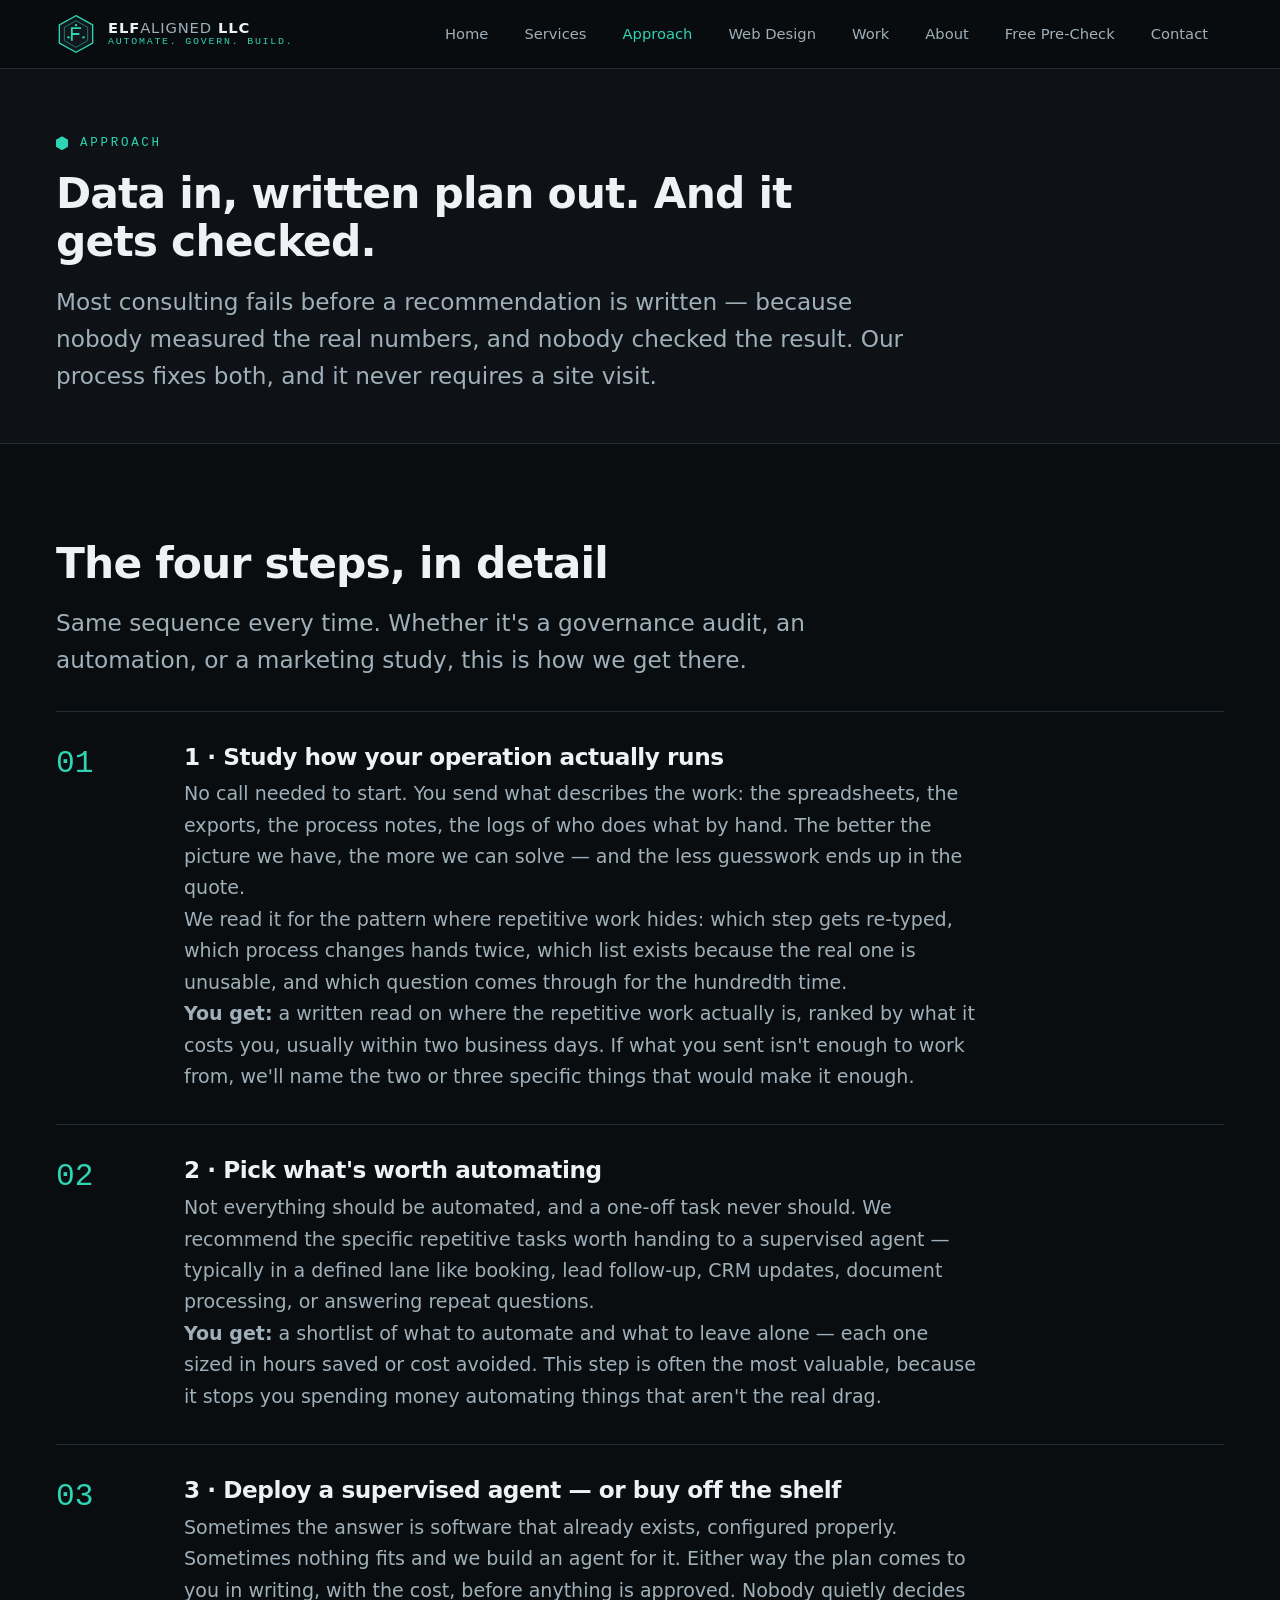
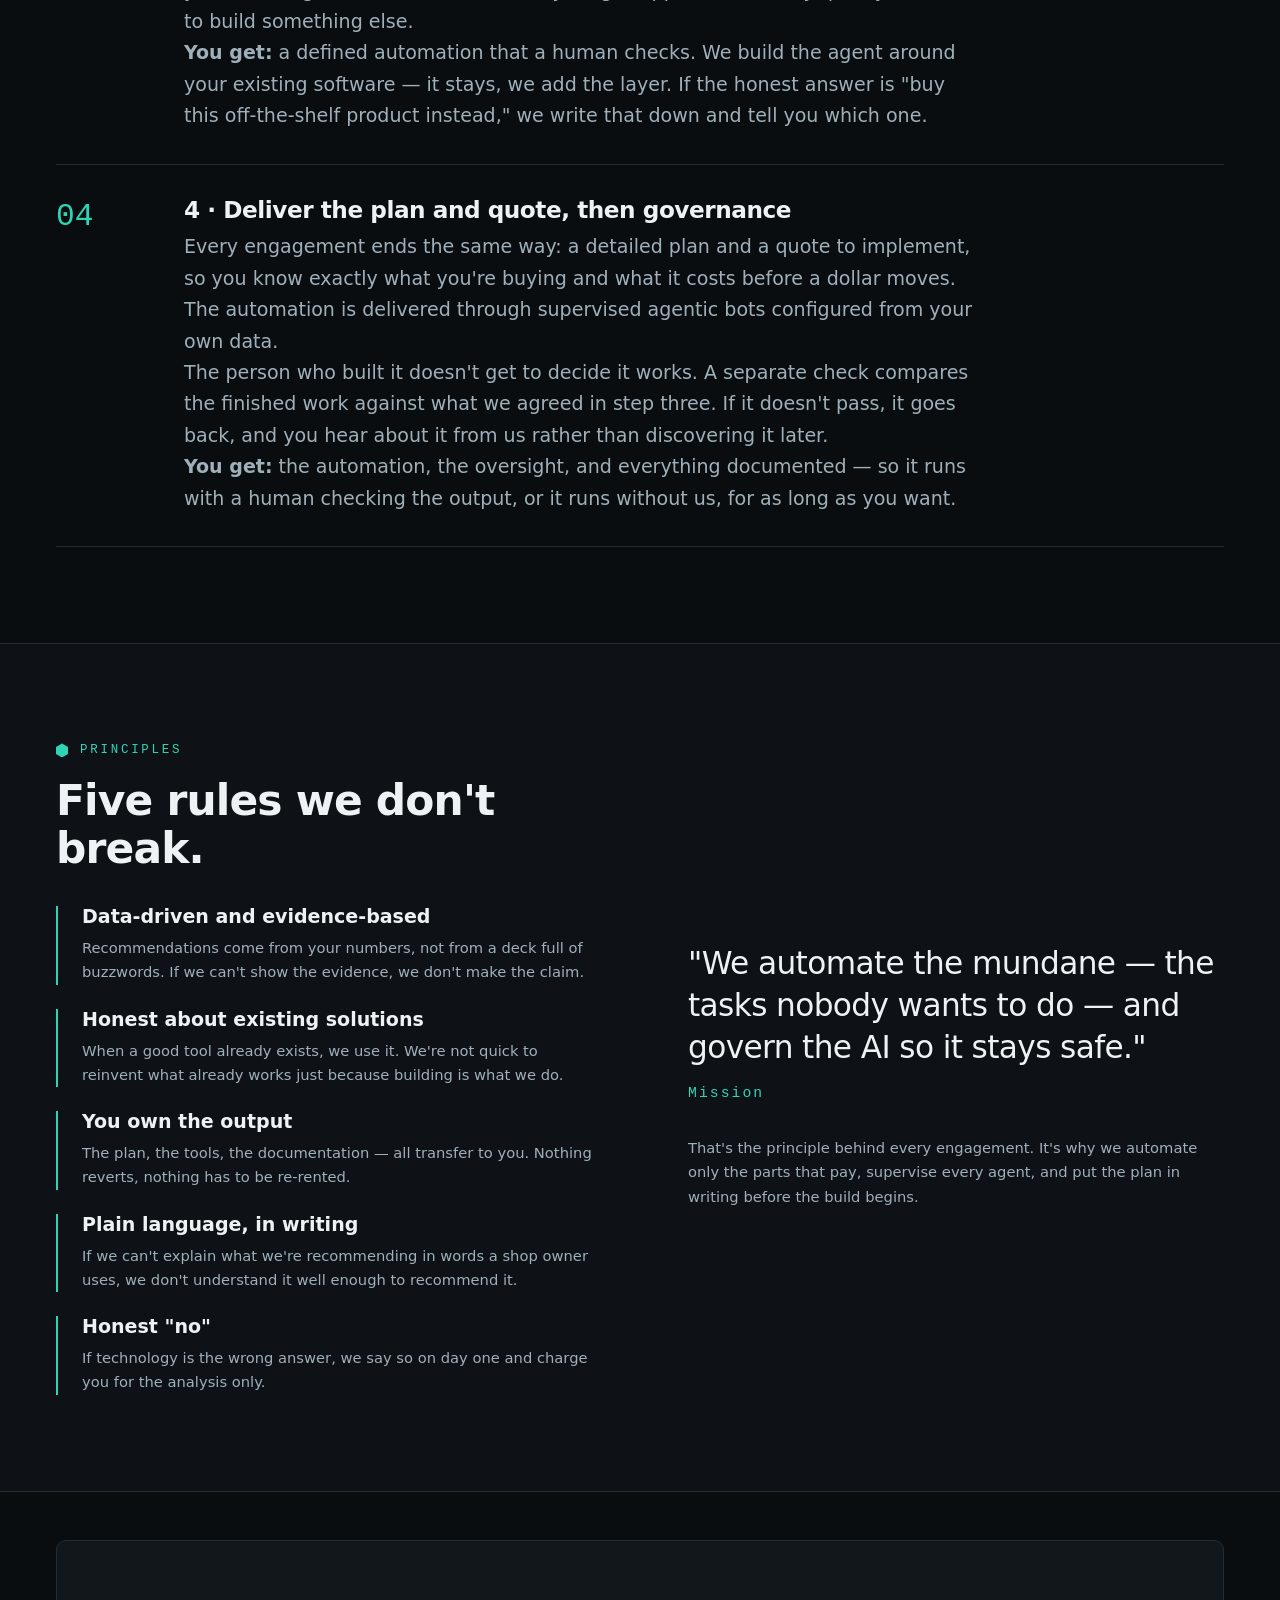
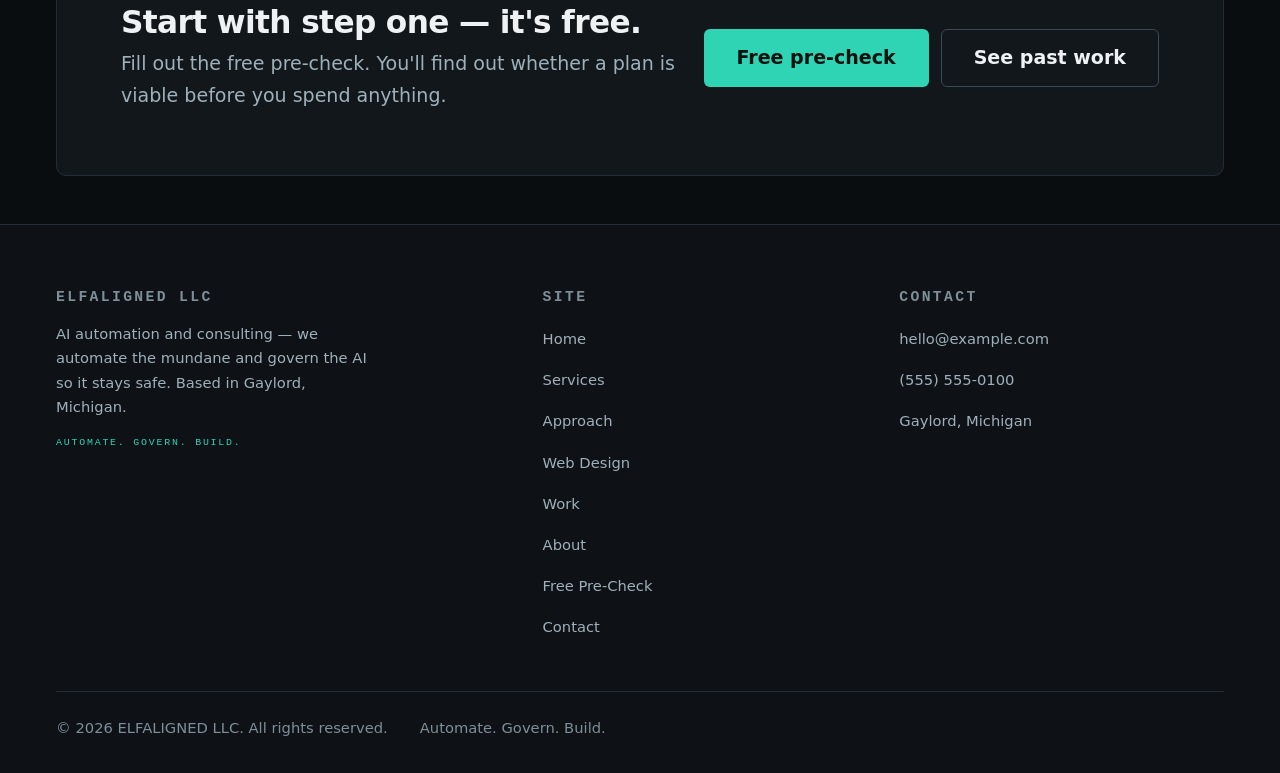
<file: approach.html>
<!DOCTYPE html>
<html lang="en">
<head>
<meta charset="utf-8">
<meta name="viewport" content="width=device-width, initial-scale=1">
<title>Our Approach — Find What Pays, Automate It, Check It | ELFALIGNED LLC</title>
<meta name="description" content="ELFALIGNED automates the mundane: study how your operation runs, pick the tasks worth automating, deploy supervised agents, and get a plan and quote first.">
<link rel="canonical" href="https://example.com/approach.html">
<meta name="robots" content="index, follow">
<meta name="theme-color" content="#0a0d10">

<meta property="og:type" content="website">
<meta property="og:site_name" content="ELFALIGNED LLC">
<meta property="og:title" content="Our Approach — Find What Pays, Automate It, Check It">
<meta property="og:description" content="Study how your operation runs, pick the tasks worth automating, deploy supervised agents, and get a plan and quote before anything is built.">
<meta property="og:url" content="https://example.com/approach.html">
<meta property="og:image" content="https://example.com/assets/img/og-cover.jpg">
<meta property="og:image:width" content="1200">
<meta property="og:image:height" content="630">
<meta name="twitter:card" content="summary_large_image">

<link rel="icon" href="/assets/img/favicon.svg" type="image/svg+xml">
<link rel="stylesheet" href="/css/tokens.css">

<script type="application/ld+json">
{
  "@context": "https://schema.org",
  "@type": "HowTo",
  "name": "How ELFALIGNED automates the mundane",
  "description": "Study how your operation runs, pick the tasks worth automating, deploy a supervised agent or buy off the shelf, then deliver a plan and quote.",
  "step": [
    { "@type": "HowToStep", "position": 1, "name": "Study how your operation actually runs" },
    { "@type": "HowToStep", "position": 2, "name": "Pick what's worth automating" },
    { "@type": "HowToStep", "position": 3, "name": "Deploy a supervised agent or buy off the shelf" },
    { "@type": "HowToStep", "position": 4, "name": "Deliver the plan and quote, then governance" }
  ]
}
</script>
</head>
<body>
<a class="skip-link" href="#main">Skip to main content</a>

<header class="site-header">
  <div class="wrap site-header__inner">
    <a class="brand" href="/" aria-label="ELFALIGNED LLC — home">
      <svg class="brand__mark" viewBox="0 0 48 48" role="img" aria-hidden="true" focusable="false">
        <polygon points="24,2 44,13 44,35 24,46 4,35 4,13" fill="#12171c" stroke="#2fd4b4" stroke-width="1.6"/>
        <polygon points="24,8 38,16 38,32 24,40 10,32 10,16" fill="none" stroke="#1c8f7c" stroke-width="1"/>
        <path d="M19 17 L19 31 M19 17 L29 17 M19 24 L27 24" stroke="#2fd4b4" stroke-width="2.2" fill="none" stroke-linecap="square"/>
        <circle cx="24" cy="13.5" r="1.4" fill="#2fd4b4"/>
        <circle cx="33" cy="28" r="1.4" fill="#2fd4b4"/>
        <circle cx="15" cy="28" r="1.4" fill="#2fd4b4"/>
      </svg>
      <span class="brand__text">
        <span class="brand__name">ELF<span>ALIGNED</span> LLC</span>
        <span class="brand__tag">AUTOMATE. GOVERN. BUILD.</span>
      </span>
    </a>
    <nav class="nav" aria-label="Primary">
      <ul class="nav__list">
        <li><a class="nav__link" href="/">Home</a></li>
        <li><a class="nav__link" href="/services.html">Services</a></li>
        <li><a class="nav__link" href="/approach.html" aria-current="page">Approach</a></li>
        <li><a class="nav__link" href="/web-design.html">Web Design</a></li>
        <li><a class="nav__link" href="/work.html">Work</a></li>
        <li><a class="nav__link" href="/about.html">About</a></li>
        <li><a class="nav__link" href="/consultation.html">Free Pre-Check</a></li>
        <li><a class="nav__link" href="/contact.html">Contact</a></li>
      </ul>
      <button class="nav-toggle" type="button" data-nav-toggle aria-expanded="false" aria-controls="nav-panel">
        <span class="nav-toggle__bars" aria-hidden="true"><i></i><i></i><i></i></span>
        <span data-nav-label>Menu</span>
      </button>
      <div class="nav__panel" id="nav-panel" data-nav-panel data-open="false">
        <ul>
          <li><a class="nav__link" href="/">Home</a></li>
          <li><a class="nav__link" href="/services.html">Services</a></li>
          <li><a class="nav__link" href="/approach.html">Approach</a></li>
          <li><a class="nav__link" href="/web-design.html">Web Design</a></li>
          <li><a class="nav__link" href="/work.html">Work</a></li>
          <li><a class="nav__link" href="/about.html">About</a></li>
          <li><a class="nav__link" href="/consultation.html">Free Pre-Check</a></li>
          <li><a class="nav__link" href="/contact.html">Contact</a></li>
        </ul>
      </div>
    </nav>
  </div>
</header>

<main id="main">

  <section class="page-head">
    <div class="wrap">
      <p class="eyebrow">Approach</p>
      <h1>Data in, written plan out. And it gets checked.</h1>
      <p class="lede">
        Most consulting fails before a recommendation is written — because
        nobody measured the real numbers, and nobody checked the result. Our
        process fixes both, and it never requires a site visit.
      </p>
    </div>
  </section>

  <section class="section">
    <div class="wrap">
      <h2>The four steps, in detail</h2>
      <p class="lede" style="margin-bottom: var(--space-6);">
        Same sequence every time. Whether it's a governance audit, an
        automation, or a marketing study, this is how we get there.
      </p>
      <ol class="steps">
        <li class="step">
          <div class="step__num" aria-hidden="true"></div>
          <div>
            <h3>1 · Study how your operation actually runs</h3>
            <p>
              No call needed to start. You send what describes the work: the
              spreadsheets, the exports, the process notes, the logs of who
              does what by hand. The better the picture we have, the more we
              can solve — and the less guesswork ends up in the quote.
            </p>
            <p>
              We read it for the pattern where repetitive work hides: which
              step gets re-typed, which process changes hands twice, which
              list exists because the real one is unusable, and which question
              comes through for the hundredth time.
            </p>
            <p>
              <strong>You get:</strong> a written read on where the repetitive
              work actually is, ranked by what it costs you, usually within
              two business days. If what you sent isn't enough to work from,
              we'll name the two or three specific things that would make it
              enough.
            </p>
          </div>
        </li>
        <li class="step">
          <div class="step__num" aria-hidden="true"></div>
          <div>
            <h3>2 · Pick what's worth automating</h3>
            <p>
              Not everything should be automated, and a one-off task never
              should. We recommend the specific repetitive tasks worth
              handing to a supervised agent — typically in a defined lane like
              booking, lead follow-up, CRM updates, document processing, or
              answering repeat questions.
            </p>
            <p>
              <strong>You get:</strong> a shortlist of what to automate and
              what to leave alone — each one sized in hours saved or cost
              avoided. This step is often the most valuable, because it stops
              you spending money automating things that aren't the real drag.
            </p>
          </div>
        </li>
        <li class="step">
          <div class="step__num" aria-hidden="true"></div>
          <div>
            <h3>3 · Deploy a supervised agent — or buy off the shelf</h3>
            <p>
              Sometimes the answer is software that already exists, configured
              properly. Sometimes nothing fits and we build an agent for it.
              Either way the plan comes to you in writing, with the cost,
              before anything is approved. Nobody quietly decides to build
              something else.
            </p>
            <p>
              <strong>You get:</strong> a defined automation that a human
              checks. We build the agent around your existing software — it
              stays, we add the layer. If the honest answer is "buy this
              off-the-shelf product instead," we write that down and tell you
              which one.
            </p>
          </div>
        </li>
        <li class="step">
          <div class="step__num" aria-hidden="true"></div>
          <div>
            <h3>4 · Deliver the plan and quote, then governance</h3>
            <p>
              Every engagement ends the same way: a detailed plan and a quote
              to implement, so you know exactly what you're buying and what it
              costs before a dollar moves. The automation is delivered through
              supervised agentic bots configured from your own data.
            </p>
            <p>
              The person who built it doesn't get to decide it works. A
              separate check compares the finished work against what we agreed
              in step three. If it doesn't pass, it goes back, and you hear
              about it from us rather than discovering it later.
            </p>
            <p>
              <strong>You get:</strong> the automation, the oversight, and
              everything documented — so it runs with a human checking the
              output, or it runs without us, for as long as you want.
            </p>
          </div>
        </li>
      </ol>
    </div>
  </section>

  <section class="section section--alt">
    <div class="wrap split">
      <div>
        <p class="eyebrow">Principles</p>
        <h2>Five rules we don't break.</h2>
        <div class="pillars" style="margin-top: var(--space-6);">
          <div class="pillar">
            <h3>Data-driven and evidence-based</h3>
            <p>Recommendations come from your numbers, not from a deck full of buzzwords. If we can't show the evidence, we don't make the claim.</p>
          </div>
          <div class="pillar">
            <h3>Honest about existing solutions</h3>
            <p>When a good tool already exists, we use it. We're not quick to reinvent what already works just because building is what we do.</p>
          </div>
          <div class="pillar">
            <h3>You own the output</h3>
            <p>The plan, the tools, the documentation — all transfer to you. Nothing reverts, nothing has to be re-rented.</p>
          </div>
          <div class="pillar">
            <h3>Plain language, in writing</h3>
            <p>If we can't explain what we're recommending in words a shop owner uses, we don't understand it well enough to recommend it.</p>
          </div>
          <div class="pillar">
            <h3>Honest "no"</h3>
            <p>If technology is the wrong answer, we say so on day one and charge you for the analysis only.</p>
          </div>
        </div>
      </div>
      <div>
        <blockquote class="quote">
          "We automate the mundane — the tasks nobody wants to do — and govern
          the AI so it stays safe."
          <footer>Mission</footer>
        </blockquote>
        <p style="margin-top: var(--space-6); color: var(--text-muted); font-size: var(--step--1);">
          That's the principle behind every engagement. It's why we automate
          only the parts that pay, supervise every agent, and put the plan in
          writing before the build begins.
        </p>
      </div>
    </div>
  </section>

  <section class="section section--tight">
    <div class="wrap">
      <div class="cta-band">
        <div>
          <h2>Start with step one — it's free.</h2>
          <p>Fill out the free pre-check. You'll find out whether a plan is viable before you spend anything.</p>
        </div>
        <div class="btn-row">
          <a class="btn btn--primary" href="/consultation.html">Free pre-check</a>
          <a class="btn btn--ghost" href="/work.html">See past work</a>
        </div>
      </div>
    </div>
  </section>

</main>

<footer class="site-footer">
  <div class="wrap">
    <div class="site-footer__grid">
      <div>
        <h2>ELFALIGNED LLC</h2>
        <p style="color: var(--text-muted); font-size: var(--step--1); max-width: min(34ch, 100%);">
          AI automation and consulting — we automate the mundane and govern the AI so it stays safe. Based in Gaylord, Michigan.
        </p>
        <p class="brand__tag" style="margin-top: var(--space-4);">AUTOMATE. GOVERN. BUILD.</p>
      </div>
      <nav aria-label="Footer">
        <h2>Site</h2>
        <ul>
          <li><a href="/">Home</a></li>
          <li><a href="/services.html">Services</a></li>
          <li><a href="/approach.html">Approach</a></li>
          <li><a href="/web-design.html">Web Design</a></li>
          <li><a href="/work.html">Work</a></li>
          <li><a href="/about.html">About</a></li>
          <li><a href="/consultation.html">Free Pre-Check</a></li>
          <li><a href="/contact.html">Contact</a></li>
        </ul>
      </nav>
      <div>
        <h2>Contact</h2>
        <ul>
          <li><a href="mailto:hello@example.com">hello@example.com</a></li>
          <li><a href="tel:+15555550100">(555) 555-0100</a></li>
          <li><a href="/contact.html">Gaylord, Michigan</a></li>
        </ul>
      </div>
    </div>
    <div class="site-footer__base">
      <span>&copy; <span data-year>2026</span> ELFALIGNED LLC. All rights reserved.</span>
      <span>Automate. Govern. Build.</span>
    </div>
  </div>
</footer>

<script src="/js/site.js" defer></script>
</body>
</html>
</file>
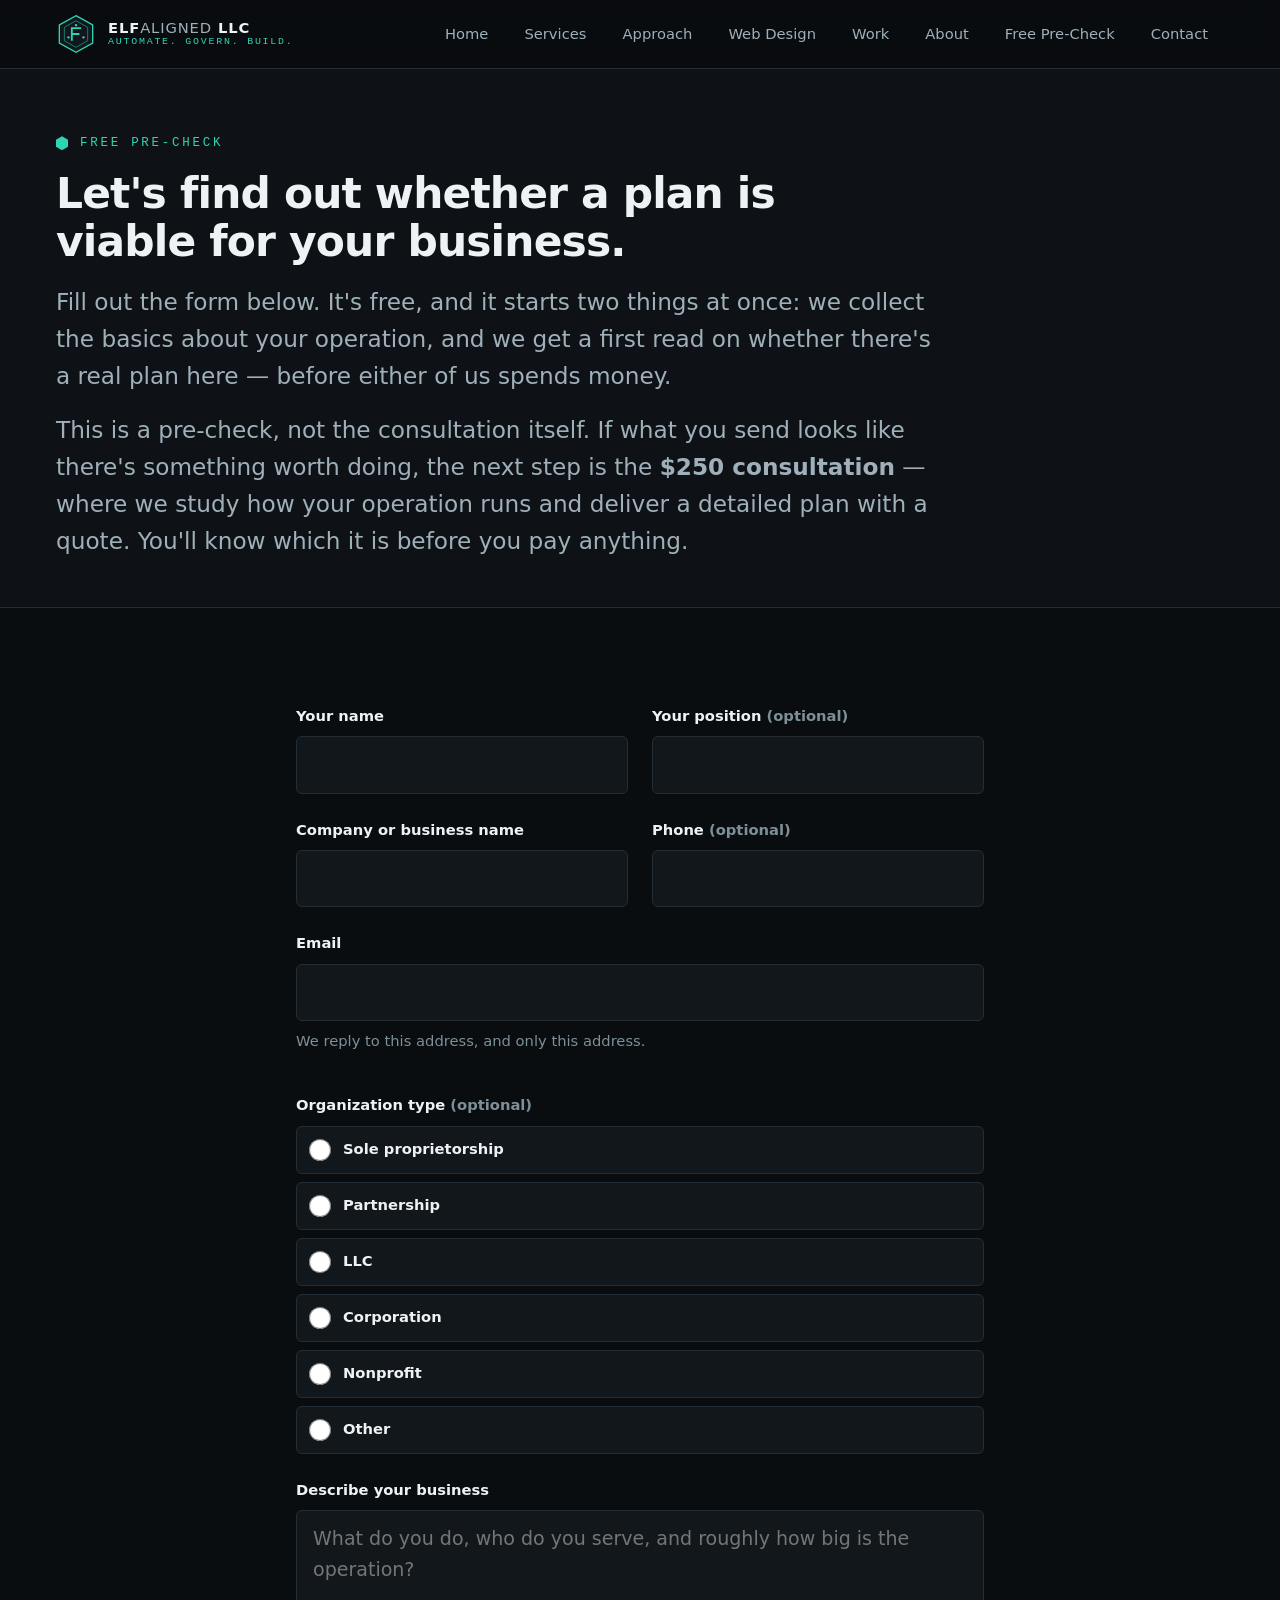
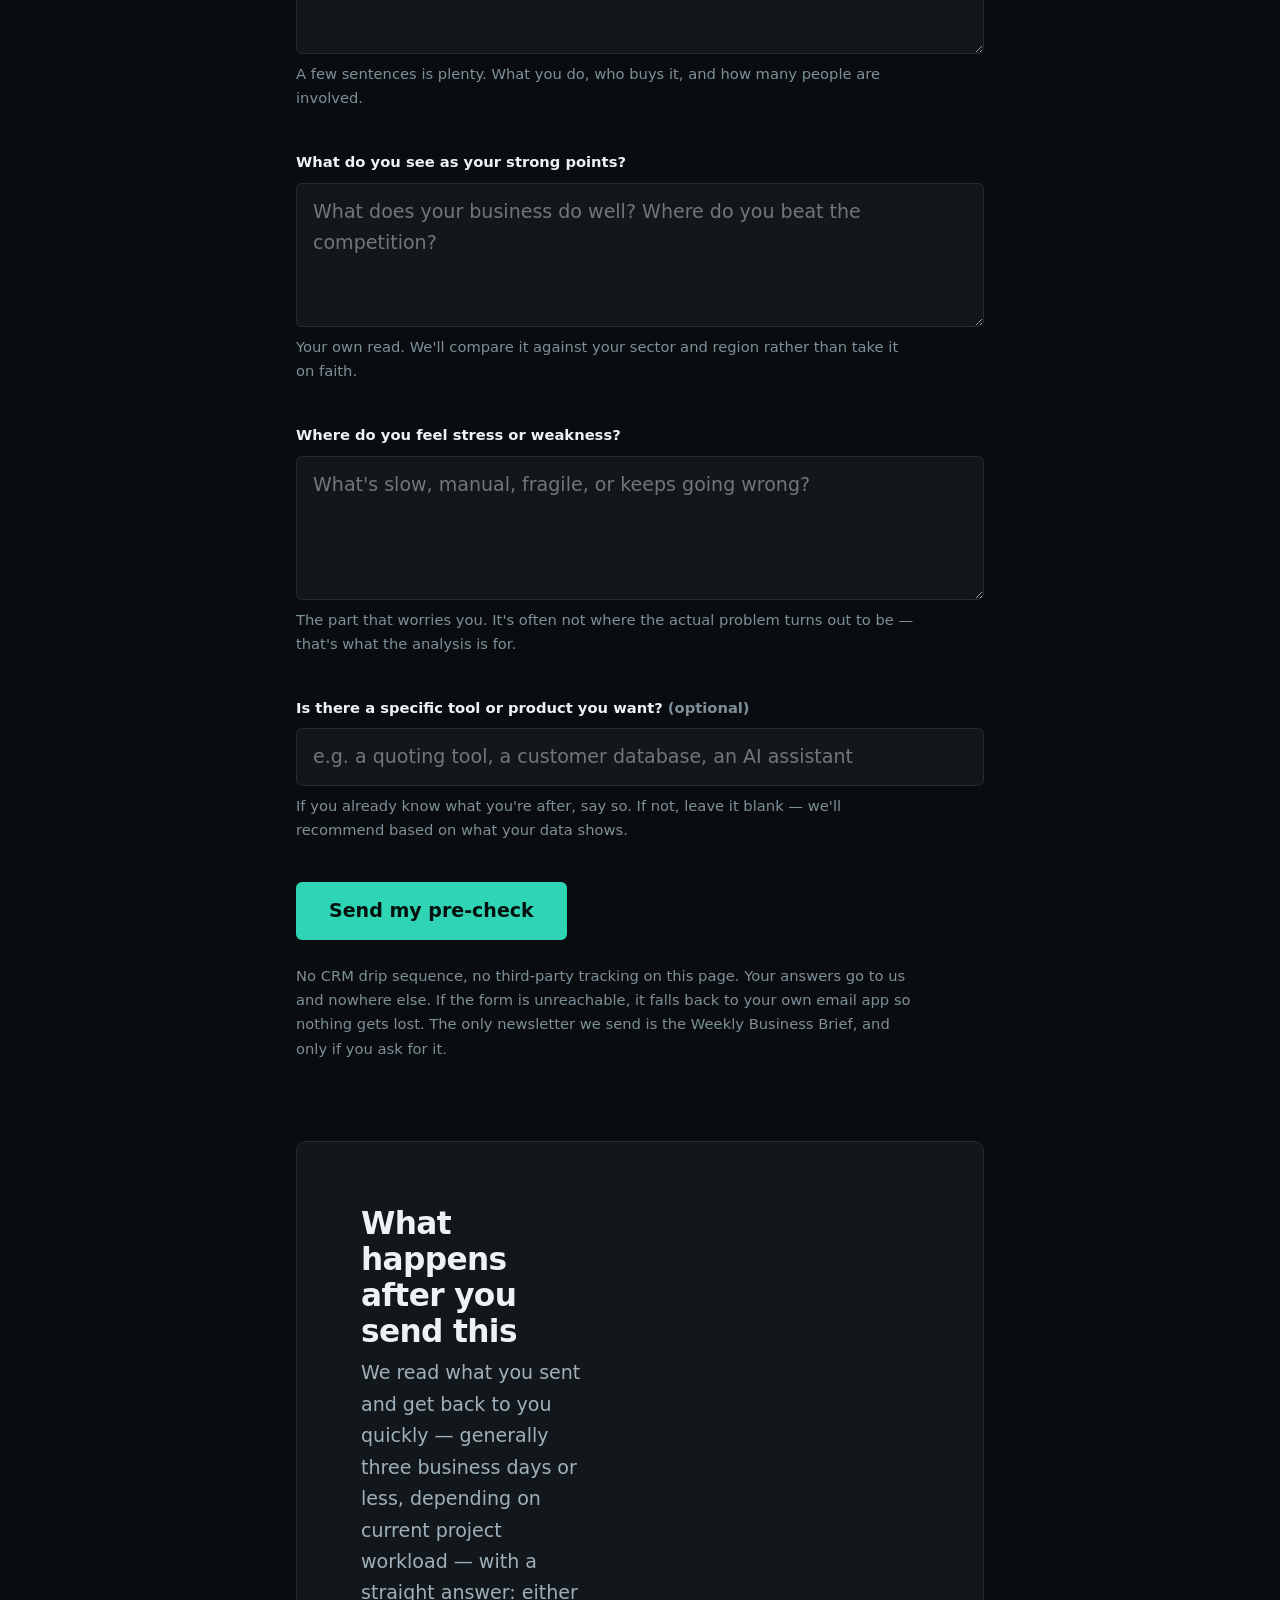
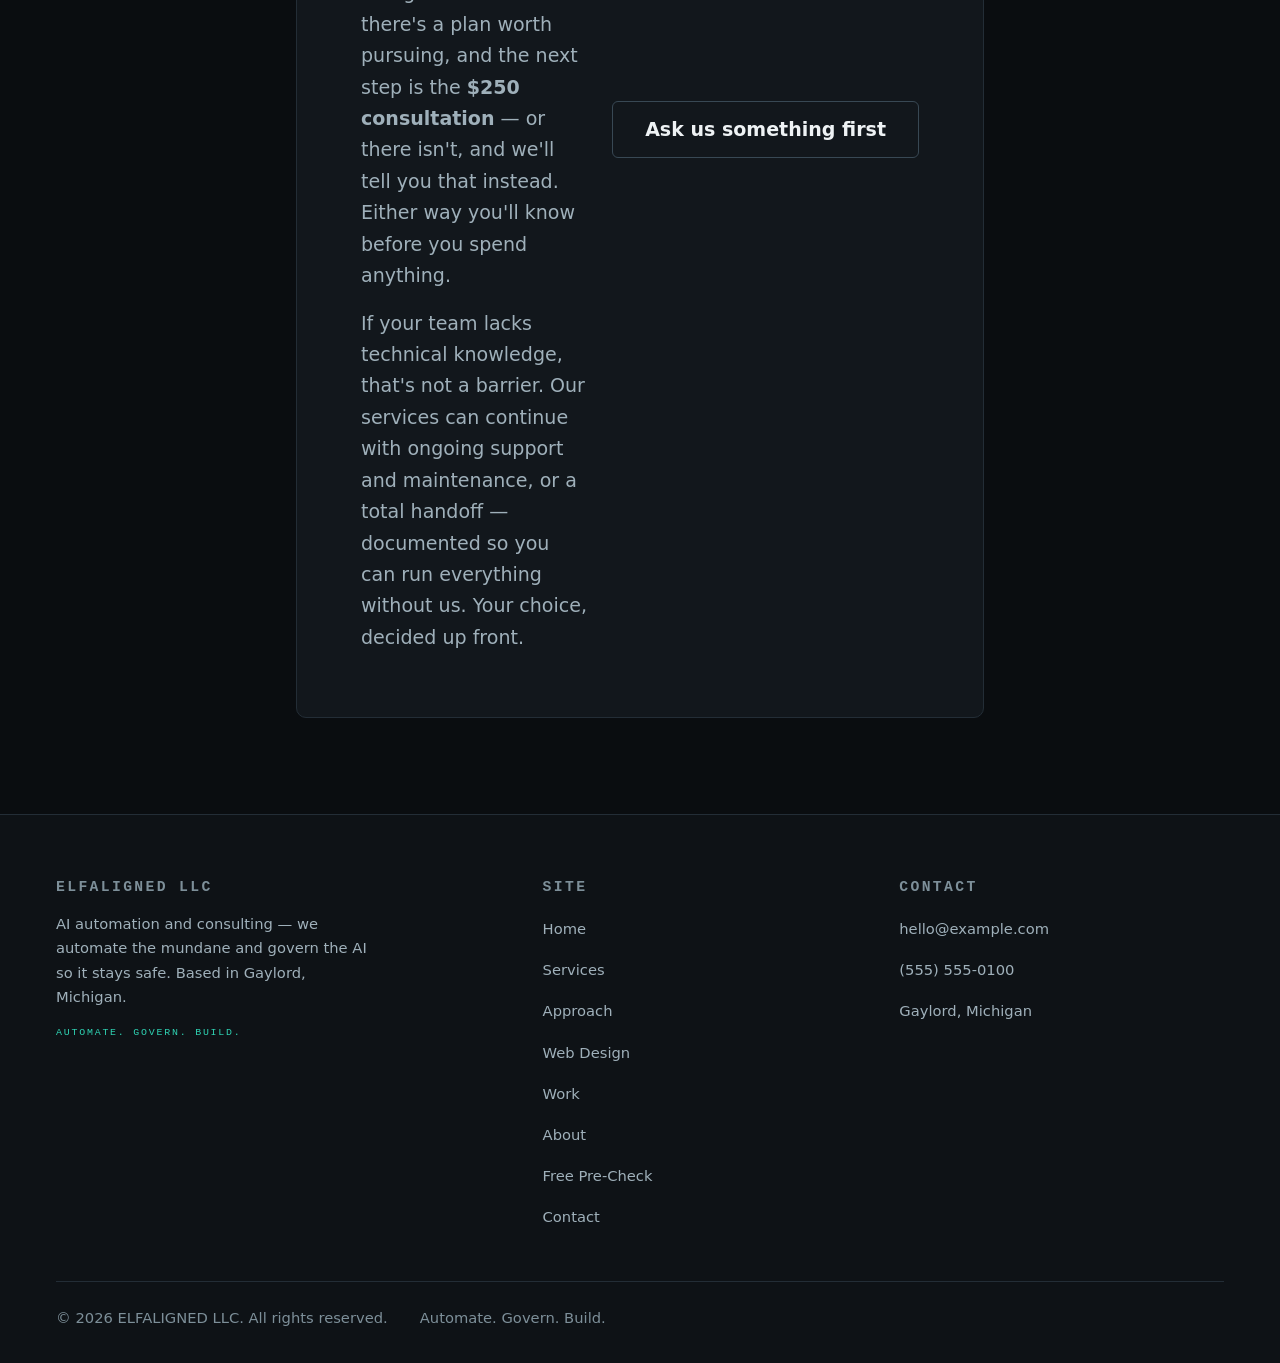
<file: consultation.html>
<!DOCTYPE html>
<html lang="en">
<head>
<meta charset="utf-8">
<meta name="viewport" content="width=device-width, initial-scale=1">
<title>Free Pre-Check — ELFALIGNED LLC | Gaylord, Michigan</title>
<meta name="description" content="A free pre-check from ELFALIGNED LLC. Fill out the form so we can see whether a plan is viable for your business — then decide about the $250 consultation.">
<link rel="canonical" href="https://example.com/consultation.html">
<meta name="robots" content="index, follow">
<meta name="theme-color" content="#0a0d10">

<meta property="og:type" content="website">
<meta property="og:site_name" content="ELFALIGNED LLC">
<meta property="og:title" content="Free Pre-Check — ELFALIGNED LLC">
<meta property="og:description" content="Fill out the form. We'll tell you whether a plan is viable for your business — before you spend anything.">
<meta property="og:url" content="https://example.com/consultation.html">
<meta property="og:image" content="https://example.com/assets/img/og-cover.jpg">
<meta property="og:image:width" content="1200">
<meta property="og:image:height" content="630">
<meta name="twitter:card" content="summary_large_image">

<link rel="icon" href="/assets/img/favicon.svg" type="image/svg+xml">
<link rel="stylesheet" href="/css/tokens.css">

<script type="application/ld+json">
{
  "@context": "https://schema.org",
  "@type": "ContactPage",
  "name": "Free Pre-Check — ELFALIGNED LLC",
  "description": "A free pre-check from ELFALIGNED LLC. Fill out the form so we can see whether a plan is viable for your business."
}
</script>
</head>
<body>
<a class="skip-link" href="#main">Skip to main content</a>

<header class="site-header">
  <div class="wrap site-header__inner">
    <a class="brand" href="/" aria-label="ELFALIGNED LLC — home">
      <svg class="brand__mark" viewBox="0 0 48 48" role="img" aria-hidden="true" focusable="false">
        <polygon points="24,2 44,13 44,35 24,46 4,35 4,13" fill="#12171c" stroke="#2fd4b4" stroke-width="1.6"/>
        <polygon points="24,8 38,16 38,32 24,40 10,32 10,16" fill="none" stroke="#1c8f7c" stroke-width="1"/>
        <path d="M19 17 L19 31 M19 17 L29 17 M19 24 L27 24" stroke="#2fd4b4" stroke-width="2.2" fill="none" stroke-linecap="square"/>
        <circle cx="24" cy="13.5" r="1.4" fill="#2fd4b4"/>
        <circle cx="33" cy="28" r="1.4" fill="#2fd4b4"/>
        <circle cx="15" cy="28" r="1.4" fill="#2fd4b4"/>
      </svg>
      <span class="brand__text">
        <span class="brand__name">ELF<span>ALIGNED</span> LLC</span>
        <span class="brand__tag">AUTOMATE. GOVERN. BUILD.</span>
      </span>
    </a>
    <nav class="nav" aria-label="Primary">
      <ul class="nav__list">
        <li><a class="nav__link" href="/">Home</a></li>
        <li><a class="nav__link" href="/services.html">Services</a></li>
        <li><a class="nav__link" href="/approach.html">Approach</a></li>
        <li><a class="nav__link" href="/web-design.html">Web Design</a></li>
        <li><a class="nav__link" href="/work.html">Work</a></li>
        <li><a class="nav__link" href="/about.html">About</a></li>
        <li><a class="nav__link" href="/consultation.html">Free Pre-Check</a></li>
        <li><a class="nav__link" href="/contact.html">Contact</a></li>
      </ul>
      <button class="nav-toggle" type="button" data-nav-toggle aria-expanded="false" aria-controls="nav-panel">
        <span class="nav-toggle__bars" aria-hidden="true"><i></i><i></i><i></i></span>
        <span data-nav-label>Menu</span>
      </button>
      <div class="nav__panel" id="nav-panel" data-nav-panel data-open="false">
        <ul>
          <li><a class="nav__link" href="/">Home</a></li>
          <li><a class="nav__link" href="/services.html">Services</a></li>
          <li><a class="nav__link" href="/approach.html">Approach</a></li>
          <li><a class="nav__link" href="/web-design.html">Web Design</a></li>
          <li><a class="nav__link" href="/work.html">Work</a></li>
          <li><a class="nav__link" href="/about.html">About</a></li>
          <li><a class="nav__link" href="/consultation.html">Free Pre-Check</a></li>
          <li><a class="nav__link" href="/contact.html">Contact</a></li>
        </ul>
      </div>
    </nav>
  </div>
</header>

<main id="main">

  <section class="page-head">
    <div class="wrap">
      <p class="eyebrow">Free pre-check</p>
      <h1>Let's find out whether a plan is viable for your business.</h1>
      <p class="lede">
        Fill out the form below. It's free, and it starts two things at once:
        we collect the basics about your operation, and we get a first read on
        whether there's a real plan here — before either of us spends money.
      </p>
      <p class="lede" style="margin-top: var(--space-4);">
        This is a pre-check, not the consultation itself. If what you send
        looks like there's something worth doing, the next step is the
        <strong>$250 consultation</strong> — where we study how your operation
        runs and deliver a detailed plan with a quote. You'll know which it
        is before you pay anything.
      </p>
    </div>
  </section>

  <section class="section">
    <div class="wrap" style="max-width: 46rem;">

      <!--
        WIRING NOTE (see DEPLOY.md):
        - data-endpoint : POST target once a form service is chosen
                          (Cloudflare Workers binding, Formspree, or similar).
                          Leave empty to use the mailto fallback below.
        - data-mailto   : address the message goes to when JS is on.
        Without JS, this form still works: the browser posts to the action
        below, which opens the visitor's mail client with everything filled in.
      -->
      <form class="form" method="post" action="mailto:hello@example.com"
            enctype="text/plain" data-contact-form
            data-endpoint="" data-mailto="hello@example.com"
            data-subject-prefix="Free pre-check request" novalidate>

        <div class="form__row">
          <div class="field">
            <label for="name">Your name</label>
            <input id="name" name="name" type="text" autocomplete="name" required>
            <p class="field__error" id="name-error" hidden></p>
          </div>

          <div class="field">
            <label for="position">Your position <span class="hint">(optional)</span></label>
            <input id="position" name="position" type="text" autocomplete="organization-title">
          </div>
        </div>

        <div class="form__row">
          <div class="field">
            <label for="company">Company or business name</label>
            <input id="company" name="company" type="text" autocomplete="organization" required>
            <p class="field__error" id="company-error" hidden></p>
          </div>

          <div class="field">
            <label for="phone">Phone <span class="hint">(optional)</span></label>
            <input id="phone" name="phone" type="tel" autocomplete="tel" inputmode="tel">
          </div>
        </div>

        <div class="field">
          <label for="email">Email</label>
          <input id="email" name="email" type="email" autocomplete="email"
                 inputmode="email" required aria-describedby="email-hint">
          <p class="hint" id="email-hint">We reply to this address, and only this address.</p>
          <p class="field__error" id="email-error" hidden></p>
        </div>

        <fieldset class="field choice-group">
          <legend>Organization type <span class="hint">(optional)</span></legend>
          <label class="choice"><input type="radio" name="orgtype" value="Sole proprietorship" data-label="Organization type"> Sole proprietorship</label>
          <label class="choice"><input type="radio" name="orgtype" value="Partnership" data-label="Organization type"> Partnership</label>
          <label class="choice"><input type="radio" name="orgtype" value="LLC" data-label="Organization type"> LLC</label>
          <label class="choice"><input type="radio" name="orgtype" value="Corporation" data-label="Organization type"> Corporation</label>
          <label class="choice"><input type="radio" name="orgtype" value="Nonprofit" data-label="Organization type"> Nonprofit</label>
          <label class="choice"><input type="radio" name="orgtype" value="Other" data-label="Organization type"> Other</label>
        </fieldset>

        <div class="field">
          <label for="business">Describe your business</label>
          <textarea id="business" name="business" required
                    aria-describedby="business-hint"
                    placeholder="What do you do, who do you serve, and roughly how big is the operation?"></textarea>
          <p class="hint" id="business-hint">
            A few sentences is plenty. What you do, who buys it, and how many
            people are involved.
          </p>
          <p class="field__error" id="business-error" hidden></p>
        </div>

        <div class="field">
          <label for="strong">What do you see as your strong points?</label>
          <textarea id="strong" name="strong" required
                    aria-describedby="strong-hint"
                    placeholder="What does your business do well? Where do you beat the competition?"></textarea>
          <p class="hint" id="strong-hint">
            Your own read. We'll compare it against your sector and region
            rather than take it on faith.
          </p>
          <p class="field__error" id="strong-error" hidden></p>
        </div>

        <div class="field">
          <label for="weak">Where do you feel stress or weakness?</label>
          <textarea id="weak" name="weak" required
                    aria-describedby="weak-hint"
                    placeholder="What's slow, manual, fragile, or keeps going wrong?"></textarea>
          <p class="hint" id="weak-hint">
            The part that worries you. It's often not where the actual problem
            turns out to be — that's what the analysis is for.
          </p>
          <p class="field__error" id="weak-error" hidden></p>
        </div>

        <div class="field">
          <label for="tool">Is there a specific tool or product you want? <span class="hint">(optional)</span></label>
          <input id="tool" name="tool" type="text"
                 placeholder="e.g. a quoting tool, a customer database, an AI assistant">
          <p class="hint" id="tool-hint">
            If you already know what you're after, say so. If not, leave it
            blank — we'll recommend based on what your data shows.
          </p>
        </div>

        <div class="btn-row">
          <button class="btn btn--primary" type="submit" data-form-submit>Send my pre-check</button>
        </div>

        <p class="form__status" data-form-status role="status" hidden></p>

        <p class="form__note">
          No CRM drip sequence, no third-party tracking on this page. Your
          answers go to us and nowhere else. If the form is unreachable, it
          falls back to your own email app so nothing gets lost. The only
          newsletter we send is the Weekly Business Brief, and only if you
          ask for it.
        </p>
      </form>

      <div class="cta-band" style="margin-top: var(--space-8);">
        <div>
          <h2>What happens after you send this</h2>
          <p>
            We read what you sent and get back to you quickly — generally
            three business days or less, depending on current project
            workload — with a straight answer: either there's a plan worth
            pursuing, and the next step is the <strong>$250 consultation</strong>
            — or there isn't, and we'll tell you that instead. Either way you'll know
            before you spend anything.
          </p>
          <p style="margin-top: var(--space-4);">
            If your team lacks technical knowledge, that's not a barrier. Our
            services can continue with ongoing support and maintenance, or a
            total handoff — documented so you can run everything without us.
            Your choice, decided up front.
          </p>
        </div>
        <div class="btn-row">
          <a class="btn btn--ghost" href="/contact.html">Ask us something first</a>
        </div>
      </div>

    </div>
  </section>

</main>

<footer class="site-footer">
  <div class="wrap">
    <div class="site-footer__grid">
      <div>
        <h2>ELFALIGNED LLC</h2>
        <p style="color: var(--text-muted); font-size: var(--step--1); max-width: min(34ch, 100%);">
          AI automation and consulting — we automate the mundane and govern the AI so it stays safe. Based in Gaylord, Michigan.
        </p>
        <p class="brand__tag" style="margin-top: var(--space-4);">AUTOMATE. GOVERN. BUILD.</p>
      </div>
      <nav aria-label="Footer">
        <h2>Site</h2>
        <ul>
          <li><a href="/">Home</a></li>
          <li><a href="/services.html">Services</a></li>
          <li><a href="/approach.html">Approach</a></li>
          <li><a href="/web-design.html">Web Design</a></li>
          <li><a href="/work.html">Work</a></li>
          <li><a href="/about.html">About</a></li>
          <li><a href="/consultation.html">Free Pre-Check</a></li>
          <li><a href="/contact.html">Contact</a></li>
        </ul>
      </nav>
      <div>
        <h2>Contact</h2>
        <ul>
          <li><a href="mailto:hello@example.com">hello@example.com</a></li>
          <li><a href="tel:+15555550100">(555) 555-0100</a></li>
          <li><a href="/contact.html">Gaylord, Michigan</a></li>
        </ul>
      </div>
    </div>
    <div class="site-footer__base">
      <span>&copy; <span data-year>2026</span> ELFALIGNED LLC. All rights reserved.</span>
      <span>Automate. Govern. Build.</span>
    </div>
  </div>
</footer>

<script src="/js/site.js" defer></script>
</body>
</html>
</file>
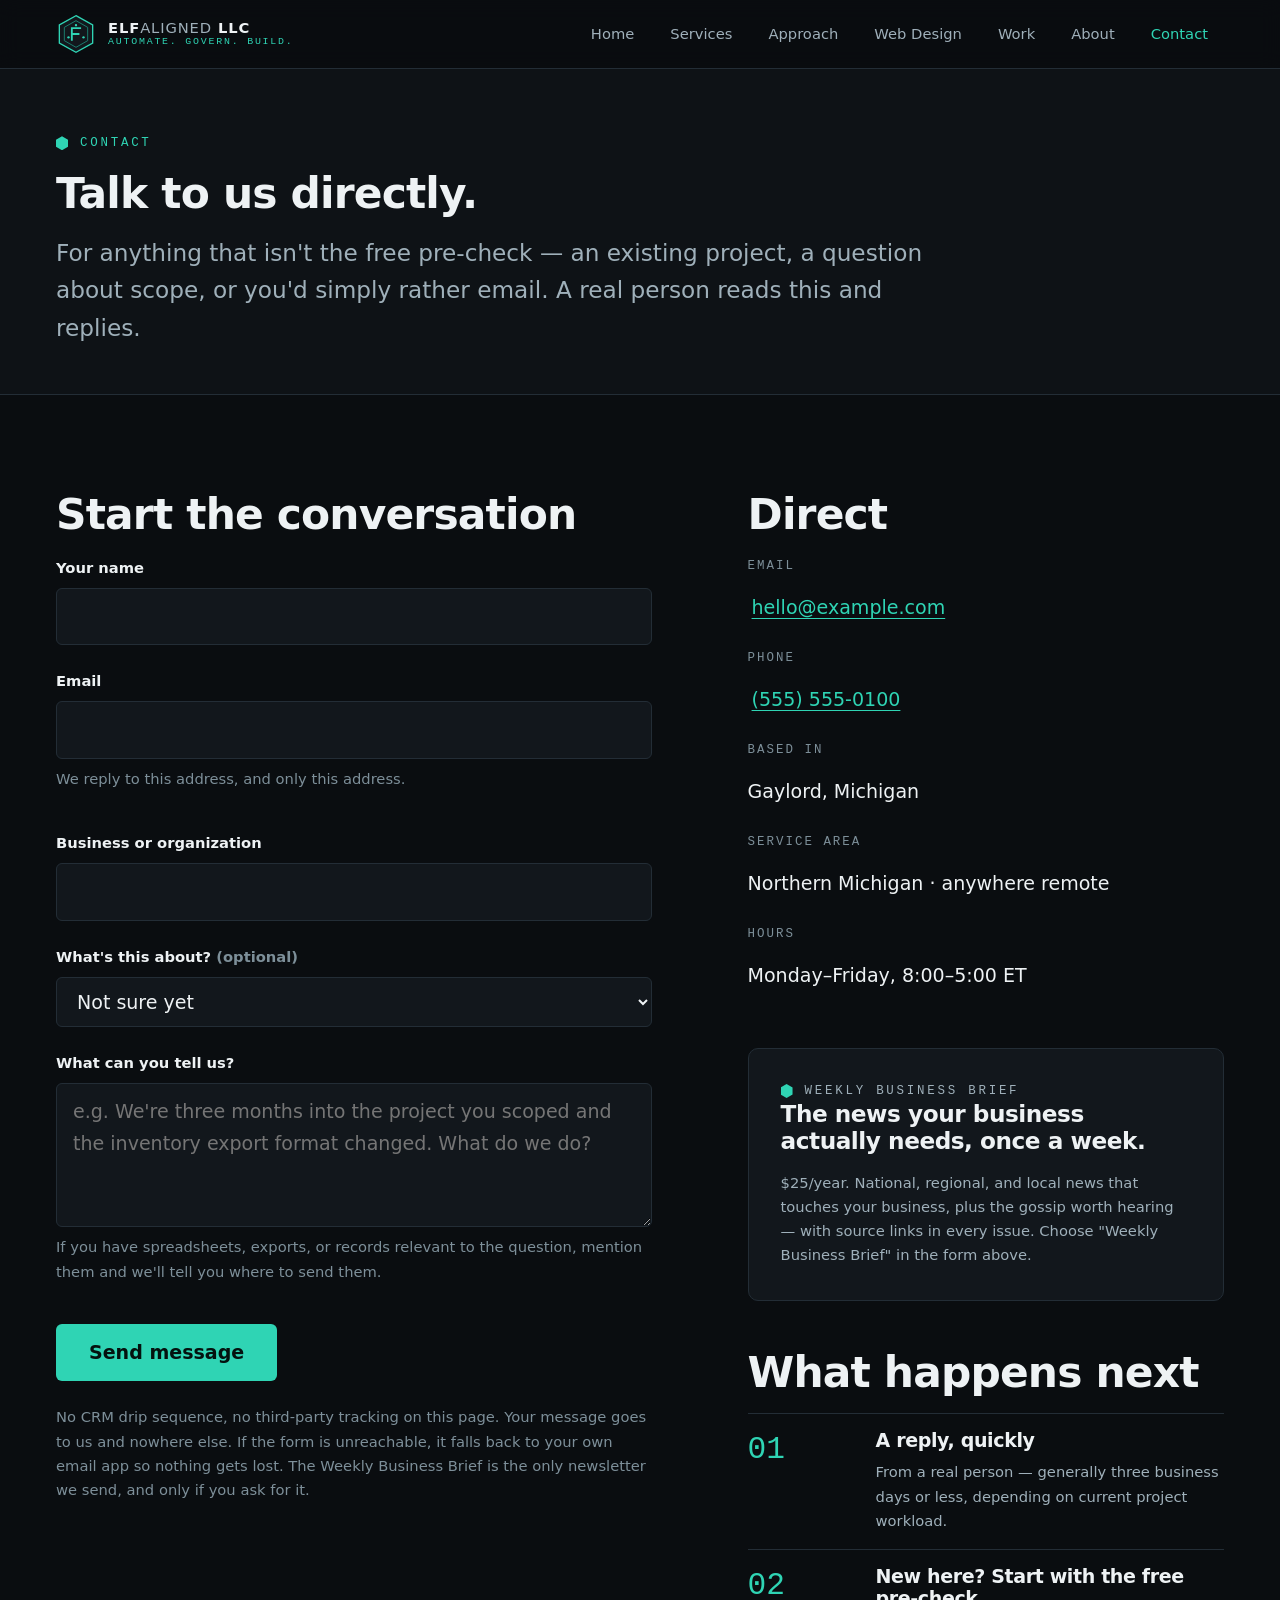
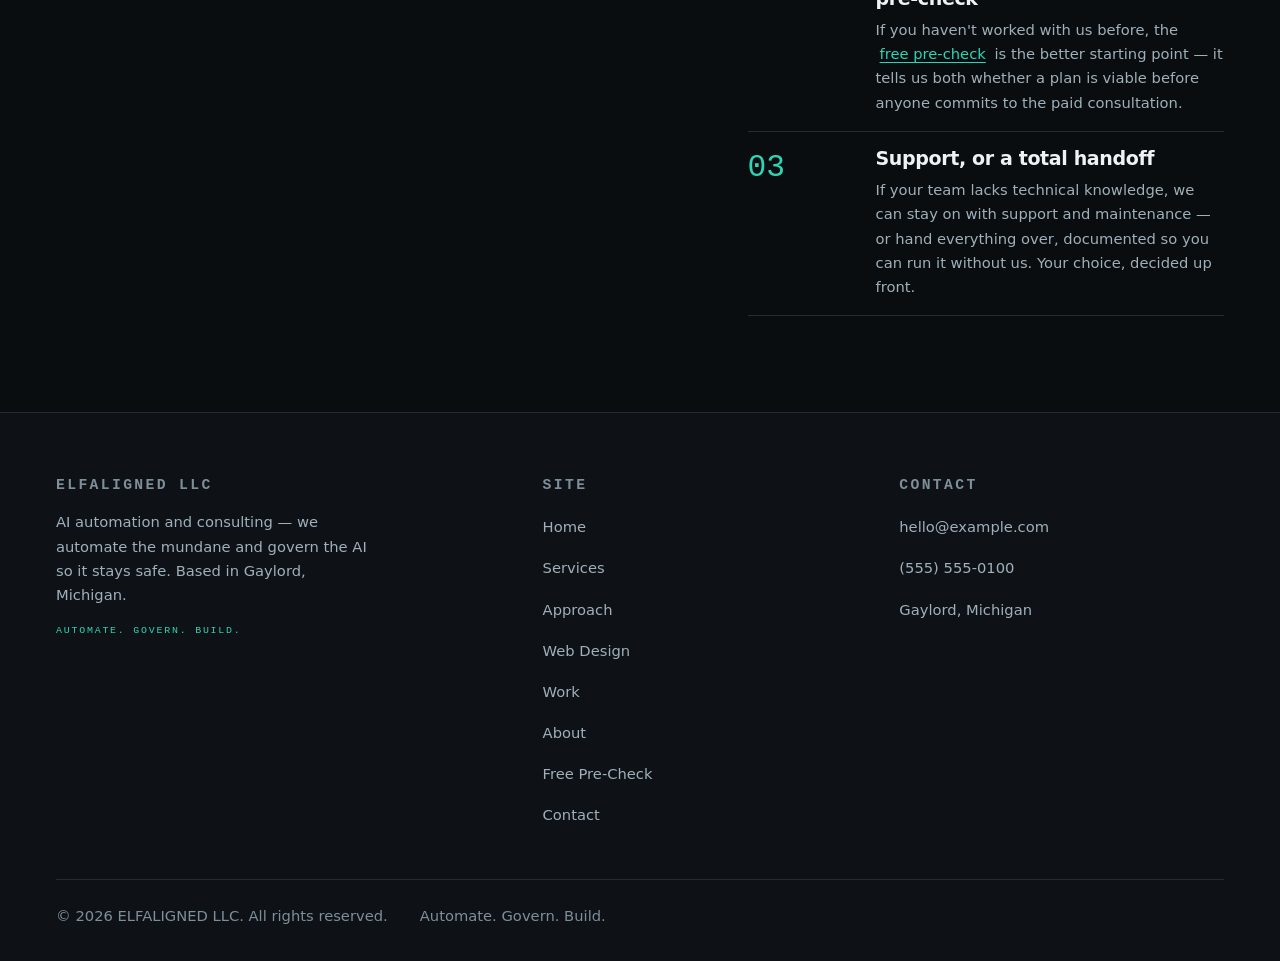
<file: contact.html>
<!DOCTYPE html>
<html lang="en">
<head>
<meta charset="utf-8">
<meta name="viewport" content="width=device-width, initial-scale=1">
<title>Contact ELFALIGNED LLC — Gaylord, Michigan</title>
<meta name="description" content="Contact ELFALIGNED LLC in Gaylord, Michigan directly. For existing projects, scope questions, or anything that isn't the free pre-check.">
<link rel="canonical" href="https://example.com/contact.html">
<meta name="robots" content="index, follow">
<meta name="theme-color" content="#0a0d10">

<meta property="og:type" content="website">
<meta property="og:site_name" content="ELFALIGNED LLC">
<meta property="og:title" content="Contact ELFALIGNED LLC — Gaylord, Michigan">
<meta property="og:description" content="Send your data. You'll get a written read on where your business stands — free, no obligation.">
<meta property="og:url" content="https://example.com/contact.html">
<meta property="og:image" content="https://example.com/assets/img/og-cover.jpg">
<meta property="og:image:width" content="1200">
<meta property="og:image:height" content="630">
<meta name="twitter:card" content="summary_large_image">

<link rel="icon" href="/assets/img/favicon.svg" type="image/svg+xml">
<link rel="stylesheet" href="/css/tokens.css">

<script type="application/ld+json">
{
  "@context": "https://schema.org",
  "@type": "ContactPage",
  "name": "Contact ELFALIGNED LLC",
  "url": "https://example.com/contact.html",
  "about": { "@id": "https://example.com/#org" },
  "mainEntity": {
    "@type": "Organization",
    "name": "ELFALIGNED LLC",
    "email": "hello@example.com",
    "telephone": "+1-555-555-0100",
    "address": {
      "@type": "PostalAddress",
      "addressLocality": "Gaylord",
      "addressRegion": "MI",
      "addressCountry": "US"
    }
  }
}
</script>
</head>
<body>
<a class="skip-link" href="#main">Skip to main content</a>

<header class="site-header">
  <div class="wrap site-header__inner">
    <a class="brand" href="/" aria-label="ELFALIGNED LLC — home">
      <svg class="brand__mark" viewBox="0 0 48 48" role="img" aria-hidden="true" focusable="false">
        <polygon points="24,2 44,13 44,35 24,46 4,35 4,13" fill="#12171c" stroke="#2fd4b4" stroke-width="1.6"/>
        <polygon points="24,8 38,16 38,32 24,40 10,32 10,16" fill="none" stroke="#1c8f7c" stroke-width="1"/>
        <path d="M19 17 L19 31 M19 17 L29 17 M19 24 L27 24" stroke="#2fd4b4" stroke-width="2.2" fill="none" stroke-linecap="square"/>
        <circle cx="24" cy="13.5" r="1.4" fill="#2fd4b4"/>
        <circle cx="33" cy="28" r="1.4" fill="#2fd4b4"/>
        <circle cx="15" cy="28" r="1.4" fill="#2fd4b4"/>
      </svg>
      <span class="brand__text">
        <span class="brand__name">ELF<span>ALIGNED</span> LLC</span>
        <span class="brand__tag">AUTOMATE. GOVERN. BUILD.</span>
      </span>
    </a>
    <nav class="nav" aria-label="Primary">
      <ul class="nav__list">
        <li><a class="nav__link" href="/">Home</a></li>
        <li><a class="nav__link" href="/services.html">Services</a></li>
        <li><a class="nav__link" href="/approach.html">Approach</a></li>
        <li><a class="nav__link" href="/web-design.html">Web Design</a></li>
        <li><a class="nav__link" href="/work.html">Work</a></li>
        <li><a class="nav__link" href="/about.html">About</a></li>
        <li><a class="nav__link" href="/contact.html" aria-current="page">Contact</a></li>
      </ul>
      <button class="nav-toggle" type="button" data-nav-toggle aria-expanded="false" aria-controls="nav-panel">
        <span class="nav-toggle__bars" aria-hidden="true"><i></i><i></i><i></i></span>
        <span data-nav-label>Menu</span>
      </button>
      <div class="nav__panel" id="nav-panel" data-nav-panel data-open="false">
        <ul>
          <li><a class="nav__link" href="/">Home</a></li>
          <li><a class="nav__link" href="/services.html">Services</a></li>
          <li><a class="nav__link" href="/approach.html">Approach</a></li>
          <li><a class="nav__link" href="/web-design.html">Web Design</a></li>
          <li><a class="nav__link" href="/work.html">Work</a></li>
          <li><a class="nav__link" href="/about.html">About</a></li>
          <li><a class="nav__link" href="/consultation.html">Free Pre-Check</a></li>
          <li><a class="nav__link" href="/contact.html">Contact</a></li>
        </ul>
      </div>
    </nav>
  </div>
</header>

<main id="main">

  <section class="page-head">
    <div class="wrap">
      <p class="eyebrow">Contact</p>
      <h1>Talk to us directly.</h1>
      <p class="lede">
        For anything that isn't the free pre-check — an existing
        project, a question about scope, or you'd simply rather email. A real
        person reads this and replies.
      </p>
    </div>
  </section>

  <section class="section">
    <div class="wrap contact-grid">

      <div>
        <h2>Start the conversation</h2>
        <!--
          WIRING NOTE (see DEPLOY.md):
          - data-endpoint  : POST target once a form service is chosen.
                             Cloudflare Pages + a Workers binding, Formspree,
                             or Netlify Forms if the host changes.
                             Leave empty to use the mailto fallback below.
          - data-mailto    : address the message is sent to when JS is on.
          Without JS, this form still works: the browser posts to the
          action below, which opens the visitor's mail client with the
          message ready to send.
        -->
        <form class="form" method="post" action="mailto:hello@example.com"
              enctype="text/plain" data-contact-form
              data-endpoint="" data-mailto="hello@example.com" novalidate>

          <div class="field">
            <label for="name">Your name</label>
            <input id="name" name="name" type="text" autocomplete="name" required>
            <p class="field__error" id="name-error" hidden></p>
          </div>

          <div class="field">
            <label for="email">Email</label>
            <input id="email" name="email" type="email" autocomplete="email"
                   inputmode="email" required
                   aria-describedby="email-hint">
            <p class="hint" id="email-hint">We reply to this address, and only this address.</p>
            <p class="field__error" id="email-error" hidden></p>
          </div>

          <div class="field">
            <label for="org">Business or organization</label>
            <input id="org" name="org" type="text" autocomplete="organization" required>
            <p class="field__error" id="org-error" hidden></p>
          </div>

          <div class="field">
            <label for="topic">What's this about? <span class="hint">(optional)</span></label>
            <select id="topic" name="topic">
              <option value="">Not sure yet</option>
              <option value="Consultation">General consultation — free preliminary check</option>
              <option value="Newsletter">Weekly Business Brief — newsletter (see services)</option>
              <option value="AI Governance Audit">AI governance audit</option>
              <option value="Automation">Mundane-task automation</option>
              <option value="Marketing study">Marketing focus &amp; budget study</option>
              <option value="Website design">Website design or rebuild</option>
              <option value="Something else">Something else</option>
            </select>
          </div>

          <div class="field">
            <label for="message">What can you tell us?</label>
            <textarea id="message" name="message" required
                      aria-describedby="message-hint"
                      placeholder="e.g. We're three months into the project you scoped and the inventory export format changed. What do we do?"></textarea>
            <p class="hint" id="message-hint">
              If you have spreadsheets, exports, or records relevant to the
              question, mention them and we'll tell you where to send them.
            </p>
            <p class="field__error" id="message-error" hidden></p>
          </div>

          <div class="btn-row">
            <button class="btn btn--primary" type="submit" data-form-submit>Send message</button>
          </div>

          <p class="form__status" data-form-status role="status" hidden></p>

          <p class="form__note">
            No CRM drip sequence, no third-party tracking on this page. Your
            message goes to us and nowhere else. If the form is unreachable,
            it falls back to your own email app so nothing gets lost.
            The Weekly Business Brief is the only newsletter we send, and only
            if you ask for it.
          </p>
        </form>
      </div>

      <div>
        <h2>Direct</h2>
        <dl class="contact-facts">
          <dt>Email</dt>
          <dd><a class="inline-link" href="mailto:hello@example.com">hello@example.com</a></dd>

          <dt>Phone</dt>
          <dd><a class="inline-link" href="tel:+15555550100">(555) 555-0100</a></dd>

          <dt>Based in</dt>
          <dd>Gaylord, Michigan</dd>

          <dt>Service area</dt>
          <dd>Northern Michigan · anywhere remote</dd>

          <dt>Hours</dt>
          <dd>Monday–Friday, 8:00–5:00 ET</dd>
        </dl>

        <section class="card" style="margin-top: var(--space-7);">
          <p class="eyebrow">Weekly Business Brief</p>
          <h2 style="font-size: var(--step-1);">The news your business actually needs, once a week.</h2>
          <p style="font-size: var(--step--1);">
            $25/year. National, regional, and local news that touches your
            business, plus the gossip worth hearing — with source links in
            every issue. Choose "Weekly Business Brief" in the form above.
          </p>
                    </section>

        <h2 style="margin-top: var(--space-7);">What happens next</h2>
        <ol class="steps" style="counter-reset: step;">
          <li class="step" style="padding-block: var(--space-4);">
            <div class="step__num" aria-hidden="true"></div>
            <div>
              <h3 style="font-size: var(--step-0);">A reply, quickly</h3>
              <p style="font-size: var(--step--1);">From a real person — generally three business days or less, depending on current project workload.</p>
            </div>
          </li>
          <li class="step" style="padding-block: var(--space-4);">
            <div class="step__num" aria-hidden="true"></div>
            <div>
              <h3 style="font-size: var(--step-0);">New here? Start with the free pre-check</h3>
              <p style="font-size: var(--step--1);">
                If you haven't worked with us before, the
                <a class="inline-link" href="/consultation.html">free pre-check</a>
                is the better starting point — it tells us both whether a plan
                is viable before anyone commits to the paid consultation.
              </p>
            </div>
          </li>
          <li class="step" style="padding-block: var(--space-4); border-bottom: 1px solid var(--border);">
            <div class="step__num" aria-hidden="true"></div>
            <div>
              <h3 style="font-size: var(--step-0);">Support, or a total handoff</h3>
              <p style="font-size: var(--step--1);">
                If your team lacks technical knowledge, we can stay on with
                support and maintenance — or hand everything over, documented
                so you can run it without us. Your choice, decided up front.
              </p>
            </div>
          </li>
        </ol>
      </div>

    </div>
  </section>

</main>

<footer class="site-footer">
  <div class="wrap">
    <div class="site-footer__grid">
      <div>
        <h2>ELFALIGNED LLC</h2>
        <p style="color: var(--text-muted); font-size: var(--step--1); max-width: min(34ch, 100%);">
          AI automation and consulting — we automate the mundane and govern the AI so it stays safe. Based in Gaylord, Michigan.
        </p>
        <p class="brand__tag" style="margin-top: var(--space-4);">AUTOMATE. GOVERN. BUILD.</p>
      </div>
      <nav aria-label="Footer">
        <h2>Site</h2>
        <ul>
          <li><a href="/">Home</a></li>
          <li><a href="/services.html">Services</a></li>
          <li><a href="/approach.html">Approach</a></li>
          <li><a href="/web-design.html">Web Design</a></li>
          <li><a href="/work.html">Work</a></li>
          <li><a href="/about.html">About</a></li>
          <li><a href="/consultation.html">Free Pre-Check</a></li>
          <li><a href="/contact.html">Contact</a></li>
        </ul>
      </nav>
      <div>
        <h2>Contact</h2>
        <ul>
          <li><a href="mailto:hello@example.com">hello@example.com</a></li>
          <li><a href="tel:+15555550100">(555) 555-0100</a></li>
          <li><a href="/contact.html">Gaylord, Michigan</a></li>
        </ul>
      </div>
    </div>
    <div class="site-footer__base">
      <span>&copy; <span data-year>2026</span> ELFALIGNED LLC. All rights reserved.</span>
      <span>Automate. Govern. Build.</span>
    </div>
  </div>
</footer>

<script src="/js/site.js" defer></script>
</body>
</html>
</file>
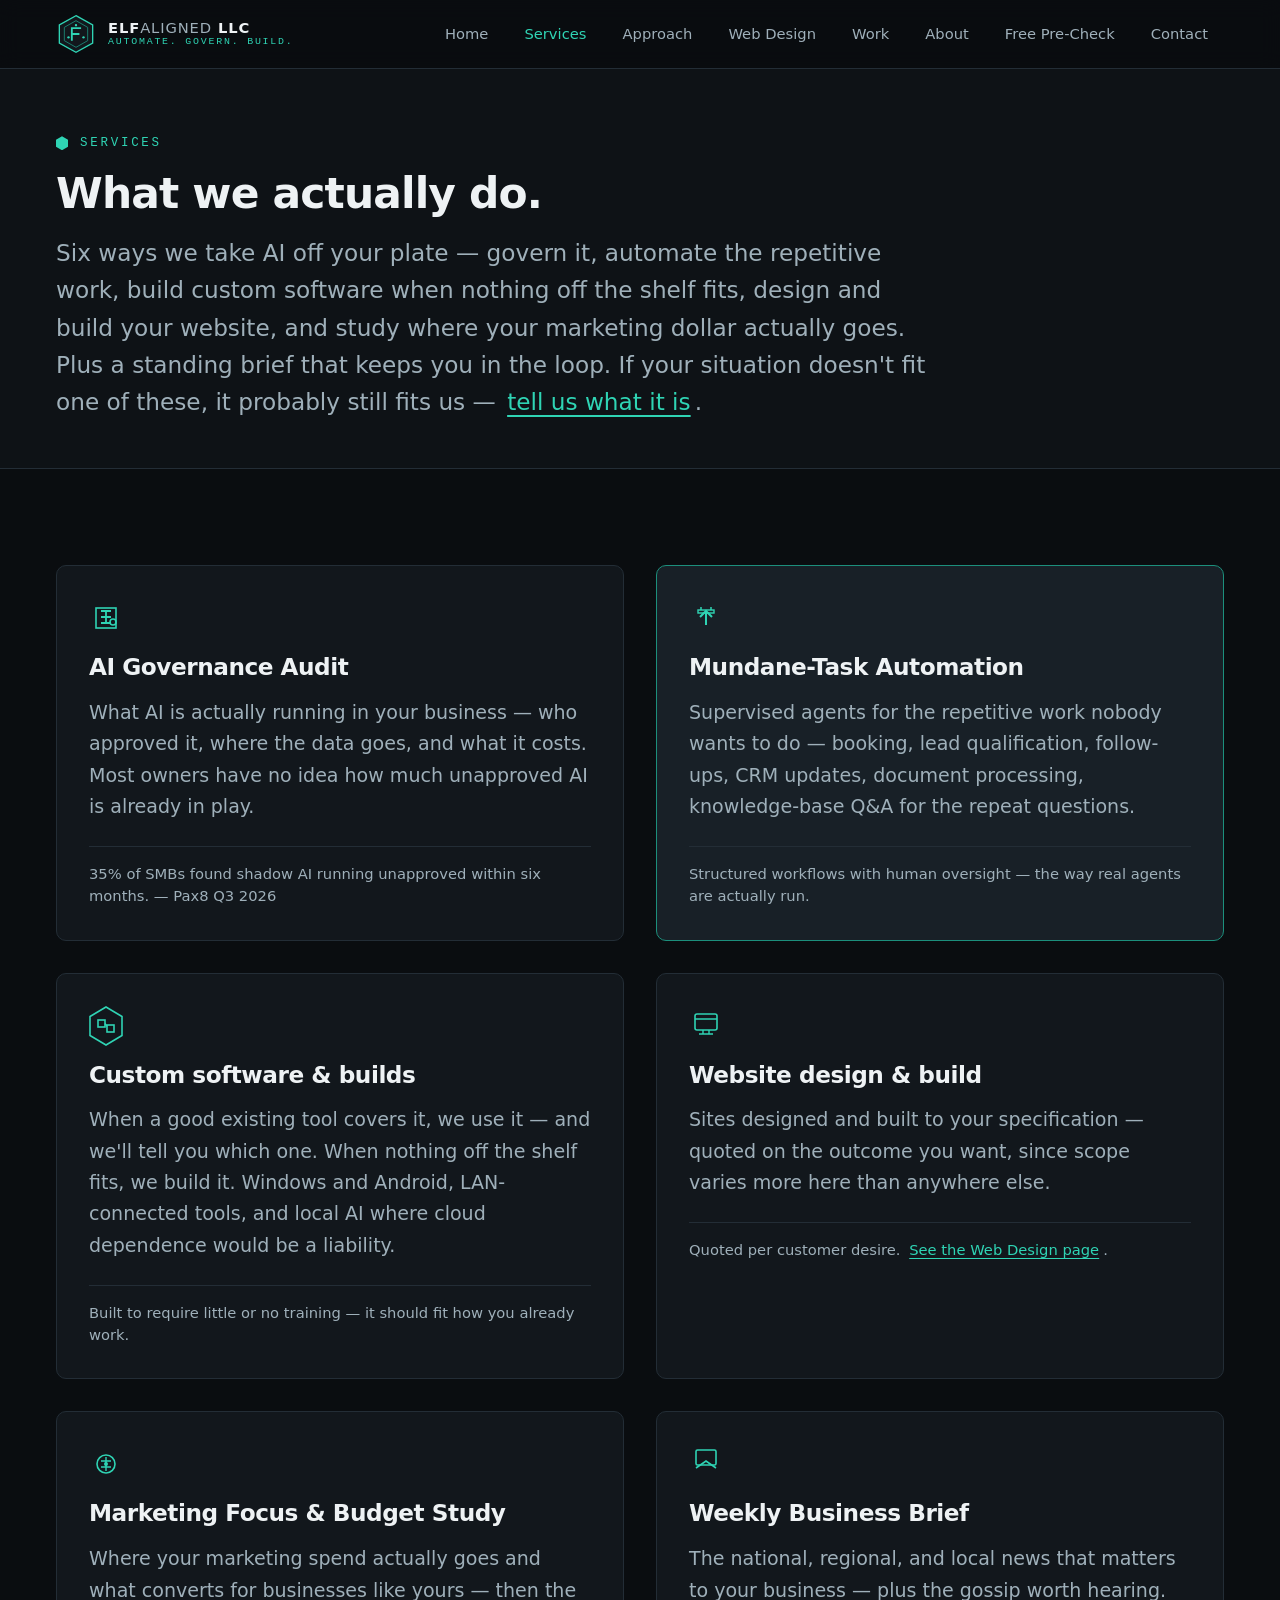
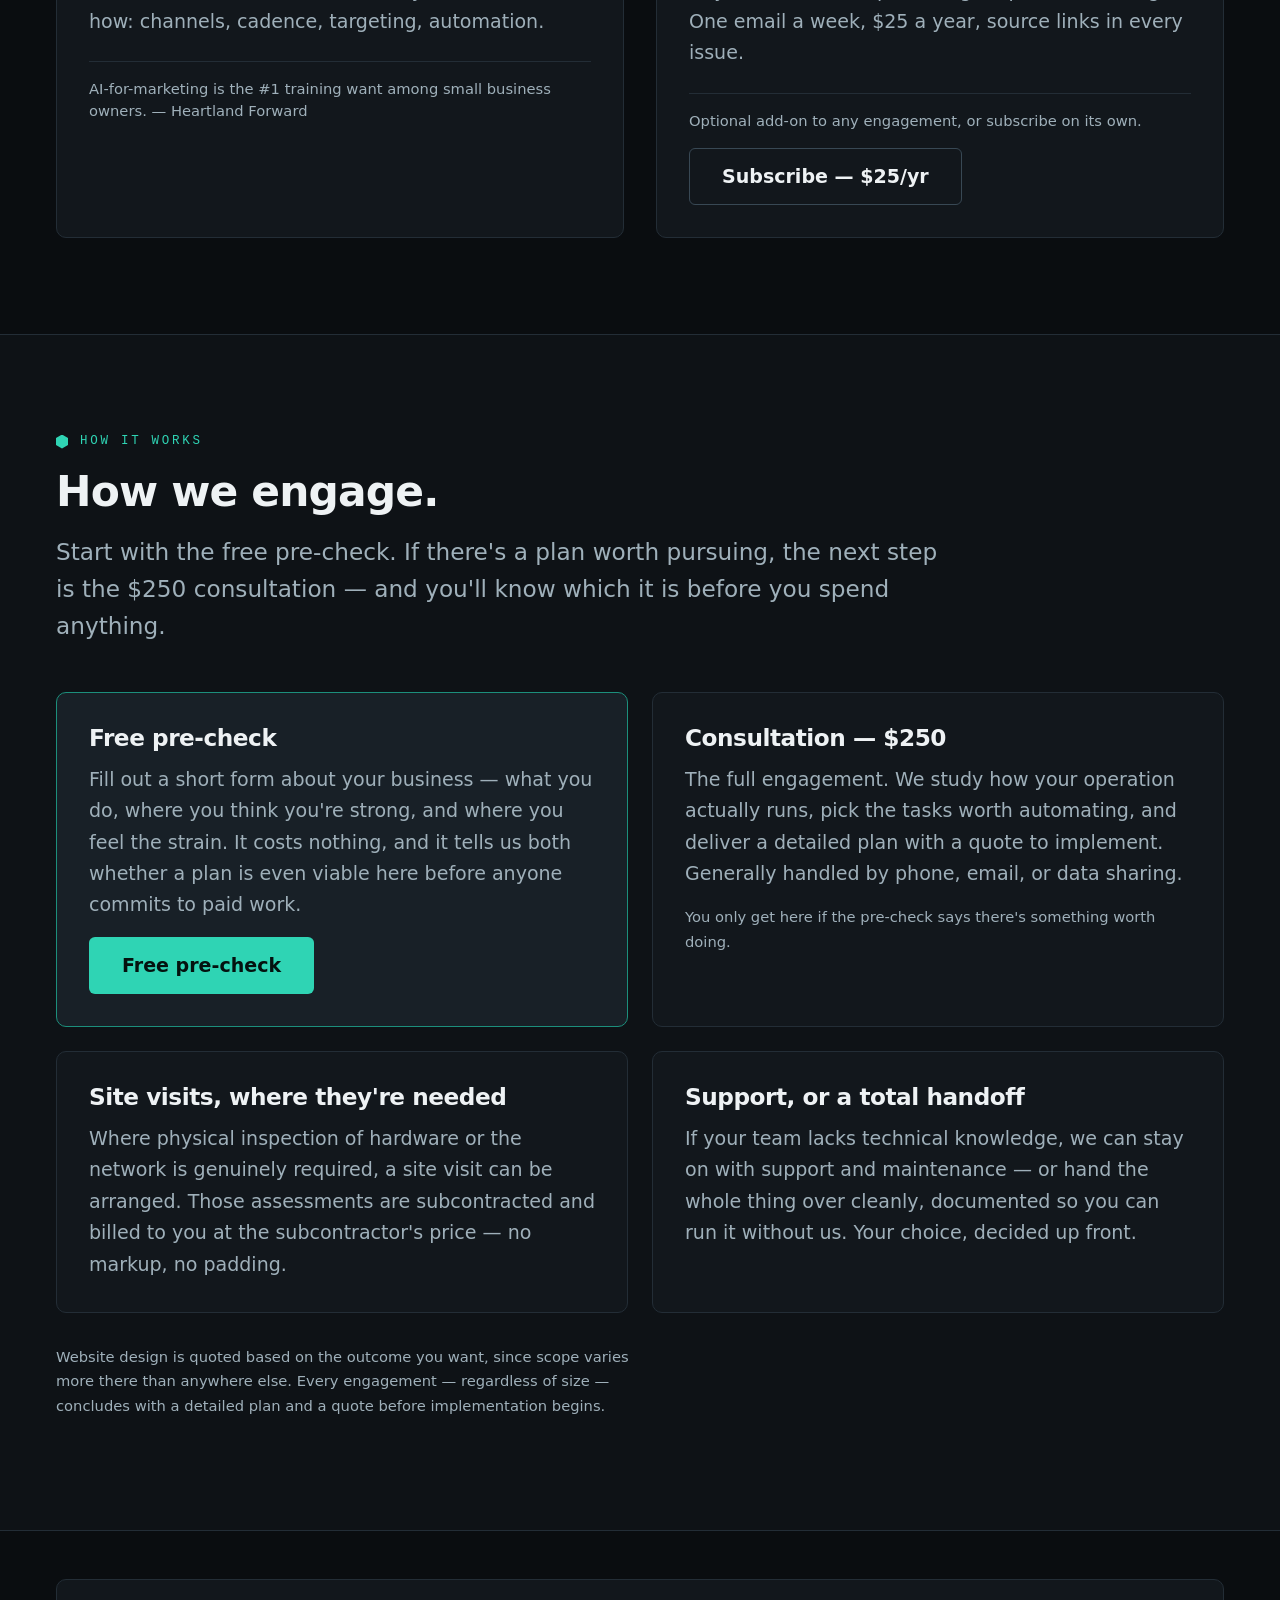
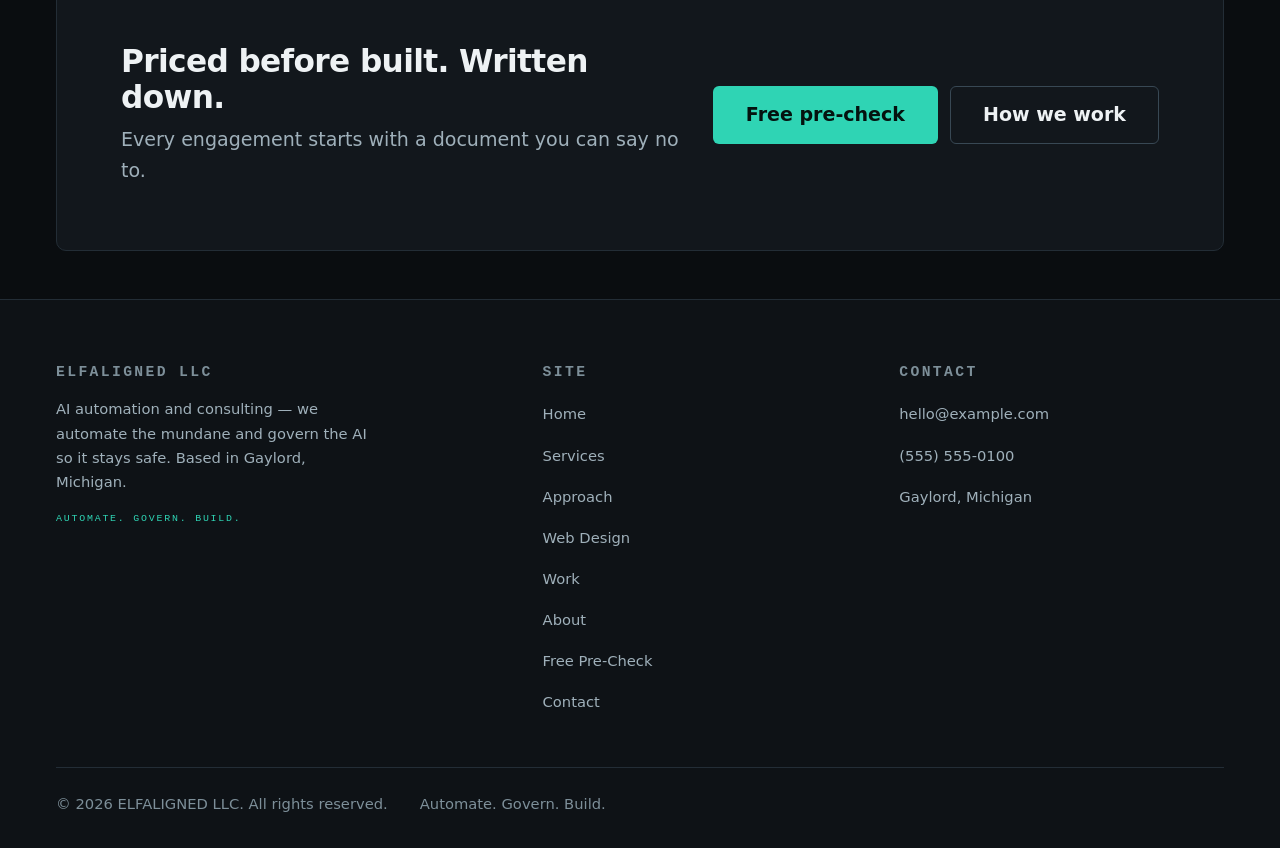
<file: services.html>
<!DOCTYPE html>
<html lang="en">
<head>
<meta charset="utf-8">
<meta name="viewport" content="width=device-width, initial-scale=1">
<title>Services — AI Automation, Governance &amp; Software | ELFALIGNED LLC</title>
<meta name="description" content="AI governance audit, mundane-task automation, custom software, website design, and marketing focus — plus the $25/yr Weekly Business Brief. Priced before built.">
<link rel="canonical" href="https://example.com/services.html">
<meta name="robots" content="index, follow">
<meta name="theme-color" content="#0a0d10">

<meta property="og:type" content="website">
<meta property="og:site_name" content="ELFALIGNED LLC">
<meta property="og:title" content="Services — AI Automation, Governance &amp; Software | ELFALIGNED LLC">
<meta property="og:description" content="AI governance audits, mundane-task automation, custom software, website design, and marketing focus studies. Priced before built.">
<meta property="og:url" content="https://example.com/services.html">
<meta property="og:image" content="https://example.com/assets/img/og-cover.jpg">
<meta property="og:image:width" content="1200">
<meta property="og:image:height" content="630">
<meta name="twitter:card" content="summary_large_image">

<link rel="icon" href="/assets/img/favicon.svg" type="image/svg+xml">
<link rel="stylesheet" href="/css/tokens.css">

<script type="application/ld+json">
{
  "@context": "https://schema.org",
  "@type": "ItemList",
  "name": "ELFALIGNED LLC services",
  "itemListElement": [
    { "@type": "Service", "position": 1, "name": "AI Governance Audit", "description": "What AI is running in your business, who approved it, where the data goes, and what it costs. Closes the shadow-AI gap." },
    { "@type": "Service", "position": 2, "name": "Mundane-Task Automation", "description": "Supervised agents for specific repetitive tasks: booking, lead qualification, follow-ups, CRM updates, document processing, knowledge-base Q&A." },
    { "@type": "Service", "position": 3, "name": "Custom software solutions", "description": "Existing tools when one exists, custom builds when none does — including local AI where cloud dependence would be a liability." },
    { "@type": "Service", "position": 4, "name": "Website design and build", "description": "Sites designed and built to the customer's specification, quoted on the outcome you want." },
    { "@type": "Service", "position": 5, "name": "Marketing Focus and Budget Study", "description": "Where marketing spend goes, what actually converts for businesses like yours, then the how: channels, cadence, targeting, automation." },
    { "@type": "Service", "position": 6, "name": "Weekly Business Brief newsletter", "description": "A $25/year weekly email with national, regional, and local news relevant to the client's business, plus a gossip and buzz roundup. Source links in every issue." }
  ]
}
</script>
</head>
<body>
<a class="skip-link" href="#main">Skip to main content</a>

<header class="site-header">
  <div class="wrap site-header__inner">
    <a class="brand" href="/" aria-label="ELFALIGNED LLC — home">
      <svg class="brand__mark" viewBox="0 0 48 48" role="img" aria-hidden="true" focusable="false">
        <polygon points="24,2 44,13 44,35 24,46 4,35 4,13" fill="#12171c" stroke="#2fd4b4" stroke-width="1.6"/>
        <polygon points="24,8 38,16 38,32 24,40 10,32 10,16" fill="none" stroke="#1c8f7c" stroke-width="1"/>
        <path d="M19 17 L19 31 M19 17 L29 17 M19 24 L27 24" stroke="#2fd4b4" stroke-width="2.2" fill="none" stroke-linecap="square"/>
        <circle cx="24" cy="13.5" r="1.4" fill="#2fd4b4"/>
        <circle cx="33" cy="28" r="1.4" fill="#2fd4b4"/>
        <circle cx="15" cy="28" r="1.4" fill="#2fd4b4"/>
      </svg>
      <span class="brand__text">
        <span class="brand__name">ELF<span>ALIGNED</span> LLC</span>
        <span class="brand__tag">AUTOMATE. GOVERN. BUILD.</span>
      </span>
    </a>
    <nav class="nav" aria-label="Primary">
      <ul class="nav__list">
        <li><a class="nav__link" href="/">Home</a></li>
        <li><a class="nav__link" href="/services.html" aria-current="page">Services</a></li>
        <li><a class="nav__link" href="/approach.html">Approach</a></li>
        <li><a class="nav__link" href="/web-design.html">Web Design</a></li>
        <li><a class="nav__link" href="/work.html">Work</a></li>
        <li><a class="nav__link" href="/about.html">About</a></li>
        <li><a class="nav__link" href="/consultation.html">Free Pre-Check</a></li>
        <li><a class="nav__link" href="/contact.html">Contact</a></li>
      </ul>
      <button class="nav-toggle" type="button" data-nav-toggle aria-expanded="false" aria-controls="nav-panel">
        <span class="nav-toggle__bars" aria-hidden="true"><i></i><i></i><i></i></span>
        <span data-nav-label>Menu</span>
      </button>
      <div class="nav__panel" id="nav-panel" data-nav-panel data-open="false">
        <ul>
          <li><a class="nav__link" href="/">Home</a></li>
          <li><a class="nav__link" href="/services.html">Services</a></li>
          <li><a class="nav__link" href="/approach.html">Approach</a></li>
          <li><a class="nav__link" href="/web-design.html">Web Design</a></li>
          <li><a class="nav__link" href="/work.html">Work</a></li>
          <li><a class="nav__link" href="/about.html">About</a></li>
          <li><a class="nav__link" href="/consultation.html">Free Pre-Check</a></li>
          <li><a class="nav__link" href="/contact.html">Contact</a></li>
        </ul>
      </div>
    </nav>
  </div>
</header>

<main id="main">

  <section class="page-head">
    <div class="wrap">
      <p class="eyebrow">Services</p>
      <h1>What we actually do.</h1>
      <p class="lede">
        Six ways we take AI off your plate — govern it, automate the
        repetitive work, build custom software when nothing off the shelf fits,
        design and build your website, and study where your marketing dollar
        actually goes.
        Plus a standing brief that keeps you in the loop. If your situation
        doesn't fit one of these, it probably still fits us — <a class="inline-link" href="/contact.html">tell us what it is</a>.
      </p>
    </div>
  </section>

  <section class="section">
    <div class="wrap grid grid--2" style="gap: var(--space-6);">

      <article class="card">
        <svg class="card__icon" viewBox="0 0 34 40" role="img" aria-hidden="true" focusable="false">
          <path d="M12 13 L22 13 M12 19 L22 19 M12 25 L22 25 M17 13 L17 25" fill="none" stroke="#2fd4b4" stroke-width="1.8"/>
          <rect x="7" y="10" width="20" height="20" fill="none" stroke="#2fd4b4" stroke-width="1.6"/>
          <circle cx="24" cy="24" r="3" fill="none" stroke="#2fd4b4" stroke-width="1.6"/>
        </svg>
        <h2 style="font-size: var(--step-1);">AI Governance Audit</h2>
        <p>
          What AI is actually running in your business — who approved it, where
          the data goes, and what it costs. Most owners have no idea how much
          unapproved AI is already in play.
        </p>
        <p class="card__foot">
          35% of SMBs found shadow AI running unapproved within six months.
          <span class="foot-src">— Pax8 Q3 2026</span>
        </p>
      </article>

      <article class="card" style="border-color: var(--accent-dim); background: var(--surface-raised);">
        <svg class="card__icon" viewBox="0 0 34 40" role="img" aria-hidden="true" focusable="false">
          <path d="M17 27 L17 13 M11 19 L17 13 L23 19" fill="none" stroke="#2fd4b4" stroke-width="2"/>
          <path d="M12 9 L12 12 M22 9 L22 12" stroke="#2fd4b4" stroke-width="1.5"/>
          <rect x="9" y="12" width="16" height="3" fill="none" stroke="#2fd4b4" stroke-width="1.4"/>
        </svg>
        <h2 style="font-size: var(--step-1);">Mundane-Task Automation</h2>
        <p>
          Supervised agents for the repetitive work nobody wants to do —
          booking, lead qualification, follow-ups, CRM updates, document
          processing, knowledge-base Q&amp;A for the repeat questions.
        </p>
        <p class="card__foot">
          Structured workflows with human oversight — the way real agents are
          actually run.
        </p>
      </article>

      <article class="card">
        <svg class="card__icon" viewBox="0 0 34 40" role="img" aria-hidden="true" focusable="false">
          <polygon points="17,1 33,10.5 33,29.5 17,39 1,29.5 1,10.5" fill="none" stroke="#2fd4b4" stroke-width="1.6"/>
          <rect x="9" y="14" width="7" height="7" fill="none" stroke="#2fd4b4" stroke-width="1.6"/>
          <rect x="18" y="19" width="7" height="7" fill="none" stroke="#2fd4b4" stroke-width="1.6"/>
          <path d="M16 17.5 L18 20.5" stroke="#2fd4b4" stroke-width="1.6"/>
        </svg>
        <h2 style="font-size: var(--step-1);">Custom software &amp; builds</h2>
        <p>
          When a good existing tool covers it, we use it — and we'll tell you
          which one. When nothing off the shelf fits, we build it. Windows and
          Android, LAN-connected tools, and local AI where cloud dependence
          would be a liability.
        </p>
        <p class="card__foot">
          Built to require little or no training — it should fit how you
          already work.
        </p>
      </article>

      <article class="card">
        <svg class="card__icon" viewBox="0 0 34 40" role="img" aria-hidden="true" focusable="false">
          <rect x="6" y="8" width="22" height="16" rx="2" fill="none" stroke="#2fd4b4" stroke-width="1.6"/>
          <path d="M6 13 L28 13 M10 28 L24 28 M14 24 L14 28 M20 24 L20 28" stroke="#2fd4b4" stroke-width="1.4"/>
        </svg>
        <h2 style="font-size: var(--step-1);">Website design &amp; build</h2>
        <p>
          Sites designed and built to your specification — quoted on the
          outcome you want, since scope varies more here than anywhere else.
        </p>
        <p class="card__foot">
          Quoted per customer desire. <a class="inline-link" href="/web-design.html">See the Web Design page</a>.
        </p>
      </article>

      <article class="card">
        <svg class="card__icon" viewBox="0 0 34 40" role="img" aria-hidden="true" focusable="false">
          <circle cx="17" cy="20" r="9" fill="none" stroke="#2fd4b4" stroke-width="1.6"/>
          <path d="M17 13 L17 27 M12 17 L22 17 M12 23 L22 23" stroke="#2fd4b4" stroke-width="1.4"/>
          <circle cx="17" cy="20" r="2" fill="#2fd4b4"/>
        </svg>
        <h2 style="font-size: var(--step-1);">Marketing Focus &amp; Budget Study</h2>
        <p>
          Where your marketing spend actually goes and what converts for
          businesses like yours — then the how: channels, cadence, targeting,
          automation.
        </p>
        <p class="card__foot">
          AI-for-marketing is the #1 training want among small business owners.
          <span class="foot-src">— Heartland Forward</span>
        </p>
      </article>

      <article class="card">
        <svg class="card__icon" viewBox="0 0 34 40" role="img" aria-hidden="true" focusable="false">
          <rect x="7" y="6" width="20" height="15" rx="1.5" fill="none" stroke="#2fd4b4" stroke-width="1.6"/>
          <path d="M7 24 L17 17 L27 24" fill="none" stroke="#2fd4b4" stroke-width="1.6"/>
        </svg>
        <h2 style="font-size: var(--step-1);">Weekly Business Brief</h2>
        <p>
          The national, regional, and local news that matters to your business
          — plus the gossip worth hearing. One email a week, $25 a year, source
          links in every issue.
        </p>
        <p class="card__foot">
          Optional add-on to any engagement, or subscribe on its own.
        </p>
        <p style="margin-top: var(--space-4);">
          <a class="btn btn--ghost" href="/contact.html">Subscribe — $25/yr</a>
        </p>
      </article>

    </div>
  </section>

  <!-- ============ PRICING ============ -->
  <section class="section section--alt">
    <div class="wrap">
      <p class="eyebrow">How it works</p>
      <h2>How we engage.</h2>
      <p class="lede">
        Start with the free pre-check. If there's a plan worth pursuing, the
        next step is the $250 consultation — and you'll know which it is before
        you spend anything.
      </p>

      <div class="grid grid--2" style="margin-top: var(--space-7); gap: var(--space-5);">
        <article class="card" style="border-color: var(--accent-dim); background: var(--surface-raised);">
          <h3>Free pre-check</h3>
          <p>
            Fill out a short form about your business — what you do, where you
            think you're strong, and where you feel the strain. It costs
            nothing, and it tells us both whether a plan is even viable here
            before anyone commits to paid work.
          </p>
          <p style="margin-top: var(--space-4);">
            <a class="btn btn--primary" href="/consultation.html">Free pre-check</a>
          </p>
        </article>

        <article class="card">
          <h3>Consultation — $250</h3>
          <p>
            The full engagement. We study how your operation actually runs,
            pick the tasks worth automating, and deliver a detailed plan with a
            quote to implement. Generally handled by phone, email, or data
            sharing.
          </p>
          <p style="margin-top: var(--space-4); color: var(--text-muted); font-size: var(--step--1);">
            You only get here if the pre-check says there's something worth
            doing.
          </p>
        </article>

        <article class="card">
          <h3>Site visits, where they're needed</h3>
          <p>
            Where physical inspection of hardware or the network is genuinely
            required, a site visit can be arranged. Those assessments are
            subcontracted and billed to you at the subcontractor's price — no
            markup, no padding.
          </p>
        </article>

        <article class="card">
          <h3>Support, or a total handoff</h3>
          <p>
            If your team lacks technical knowledge, we can stay on with support
            and maintenance — or hand the whole thing over cleanly, documented
            so you can run it without us. Your choice, decided up front.
          </p>
        </article>
      </div>

      <p style="margin-top: var(--space-6); color: var(--text-muted); font-size: var(--step--1); max-width: min(62ch, 100%);">
        Website design is quoted based on the outcome you want, since scope
        varies more there than anywhere else. Every engagement — regardless of
        size — concludes with a detailed plan and a quote before implementation
        begins.
      </p>
    </div>
  </section>

  <section class="section section--tight">
    <div class="wrap">
      <div class="cta-band">
        <div>
          <h2>Priced before built. Written down.</h2>
          <p>Every engagement starts with a document you can say no to.</p>
        </div>
        <div class="btn-row">
          <a class="btn btn--primary" href="/consultation.html">Free pre-check</a>
          <a class="btn btn--ghost" href="/approach.html">How we work</a>
        </div>
      </div>
    </div>
  </section>

</main>

<footer class="site-footer">
  <div class="wrap">
    <div class="site-footer__grid">
      <div>
        <h2>ELFALIGNED LLC</h2>
        <p style="color: var(--text-muted); font-size: var(--step--1); max-width: min(34ch, 100%);">
          AI automation and consulting — we automate the mundane and govern the AI so it stays safe. Based in Gaylord, Michigan.
        </p>
        <p class="brand__tag" style="margin-top: var(--space-4);">AUTOMATE. GOVERN. BUILD.</p>
      </div>
      <nav aria-label="Footer">
        <h2>Site</h2>
        <ul>
          <li><a href="/">Home</a></li>
          <li><a href="/services.html">Services</a></li>
          <li><a href="/approach.html">Approach</a></li>
          <li><a href="/web-design.html">Web Design</a></li>
          <li><a href="/work.html">Work</a></li>
          <li><a href="/about.html">About</a></li>
          <li><a href="/consultation.html">Free Pre-Check</a></li>
          <li><a href="/contact.html">Contact</a></li>
        </ul>
      </nav>
      <div>
        <h2>Contact</h2>
        <ul>
          <li><a href="mailto:hello@example.com">hello@example.com</a></li>
          <li><a href="tel:+15555550100">(555) 555-0100</a></li>
          <li><a href="/contact.html">Gaylord, Michigan</a></li>
        </ul>
      </div>
    </div>
    <div class="site-footer__base">
      <span>&copy; <span data-year>2026</span> ELFALIGNED LLC. All rights reserved.</span>
      <span>Automate. Govern. Build.</span>
    </div>
  </div>
</footer>

<script src="/js/site.js" defer></script>
</body>
</html>
</file>
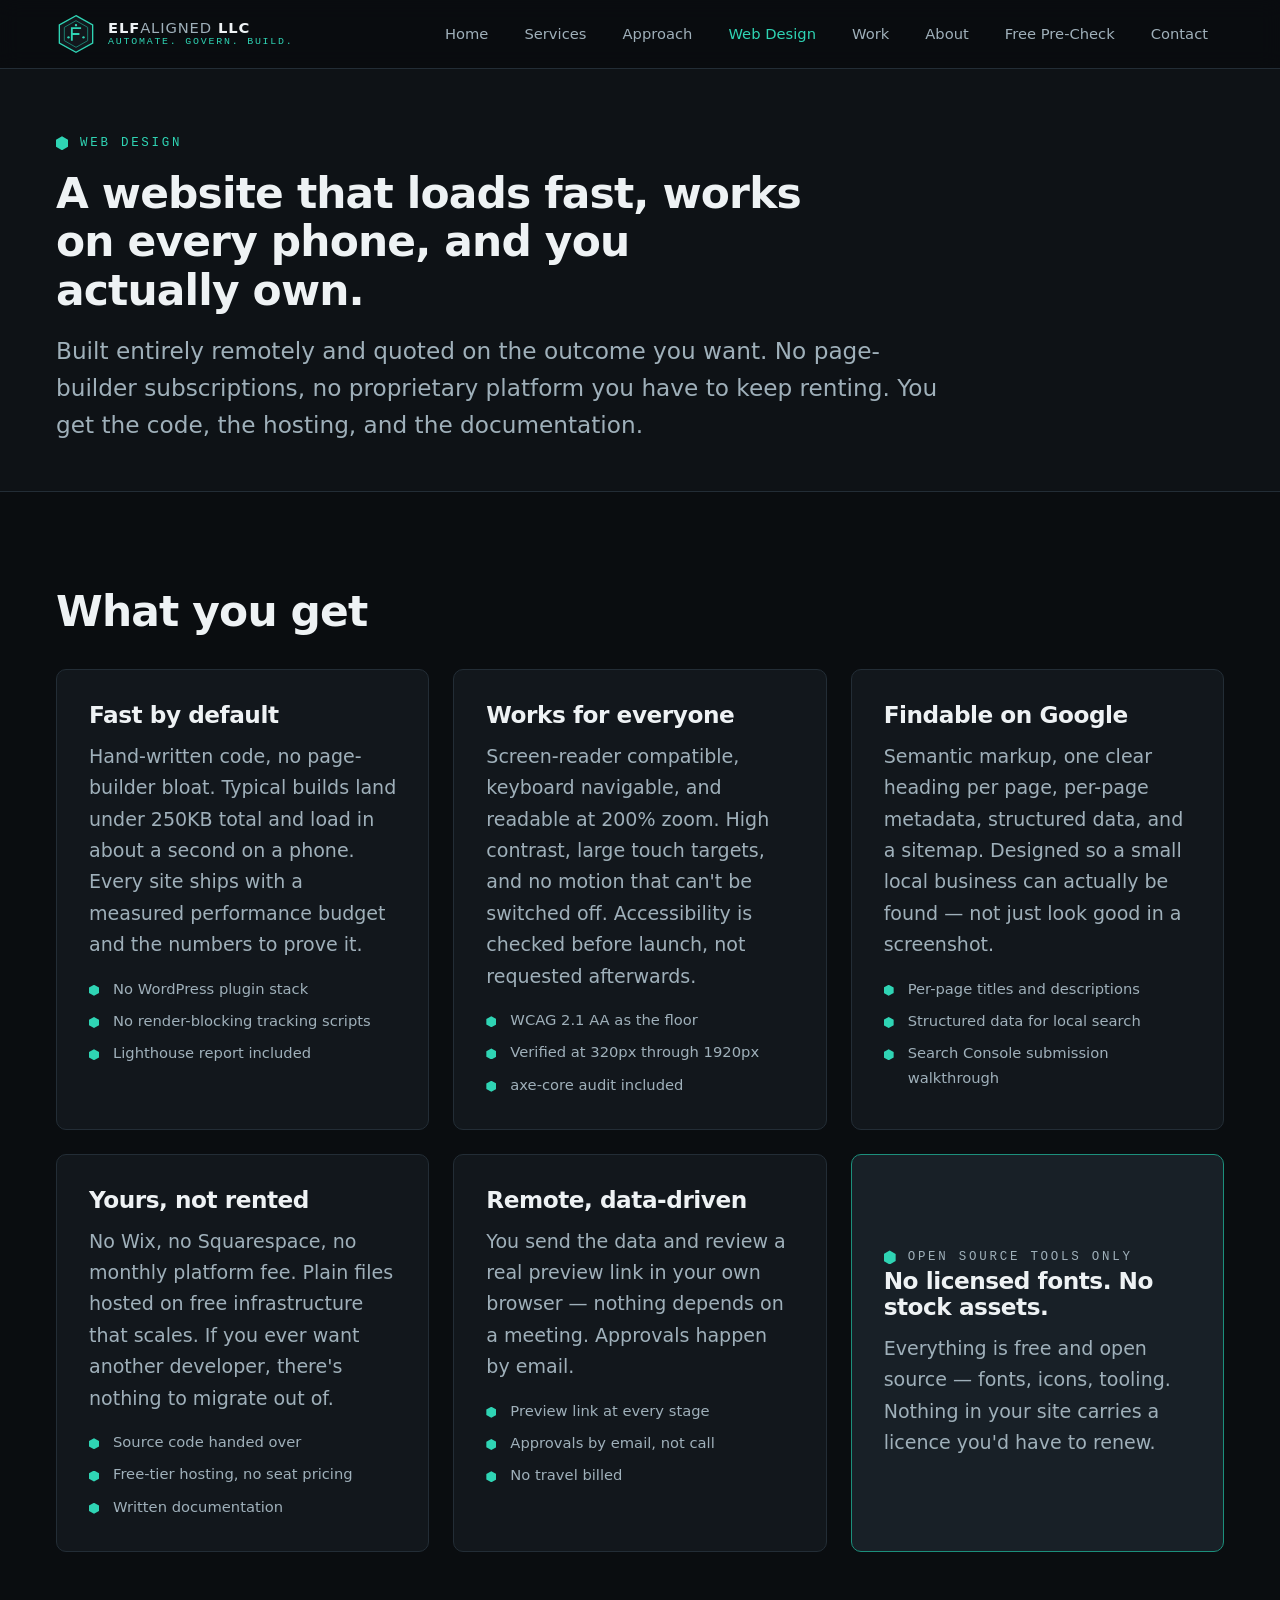
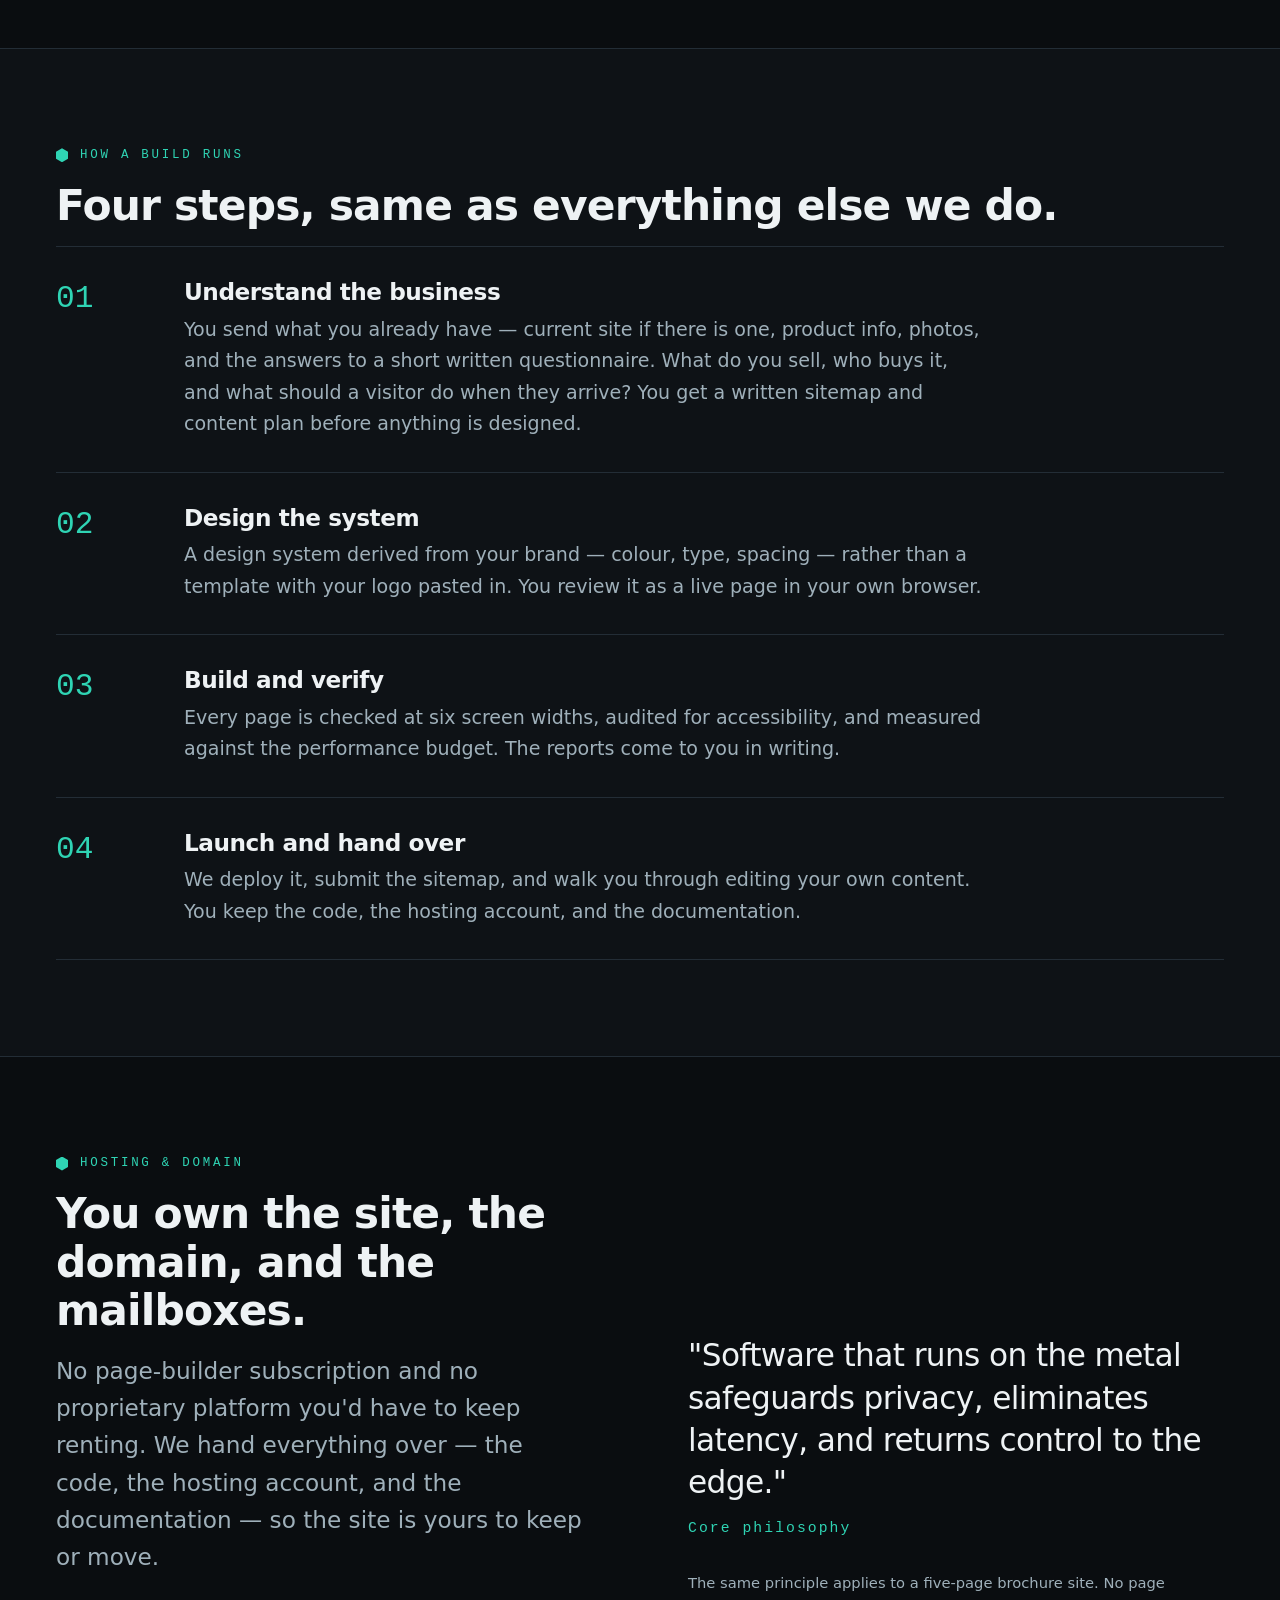
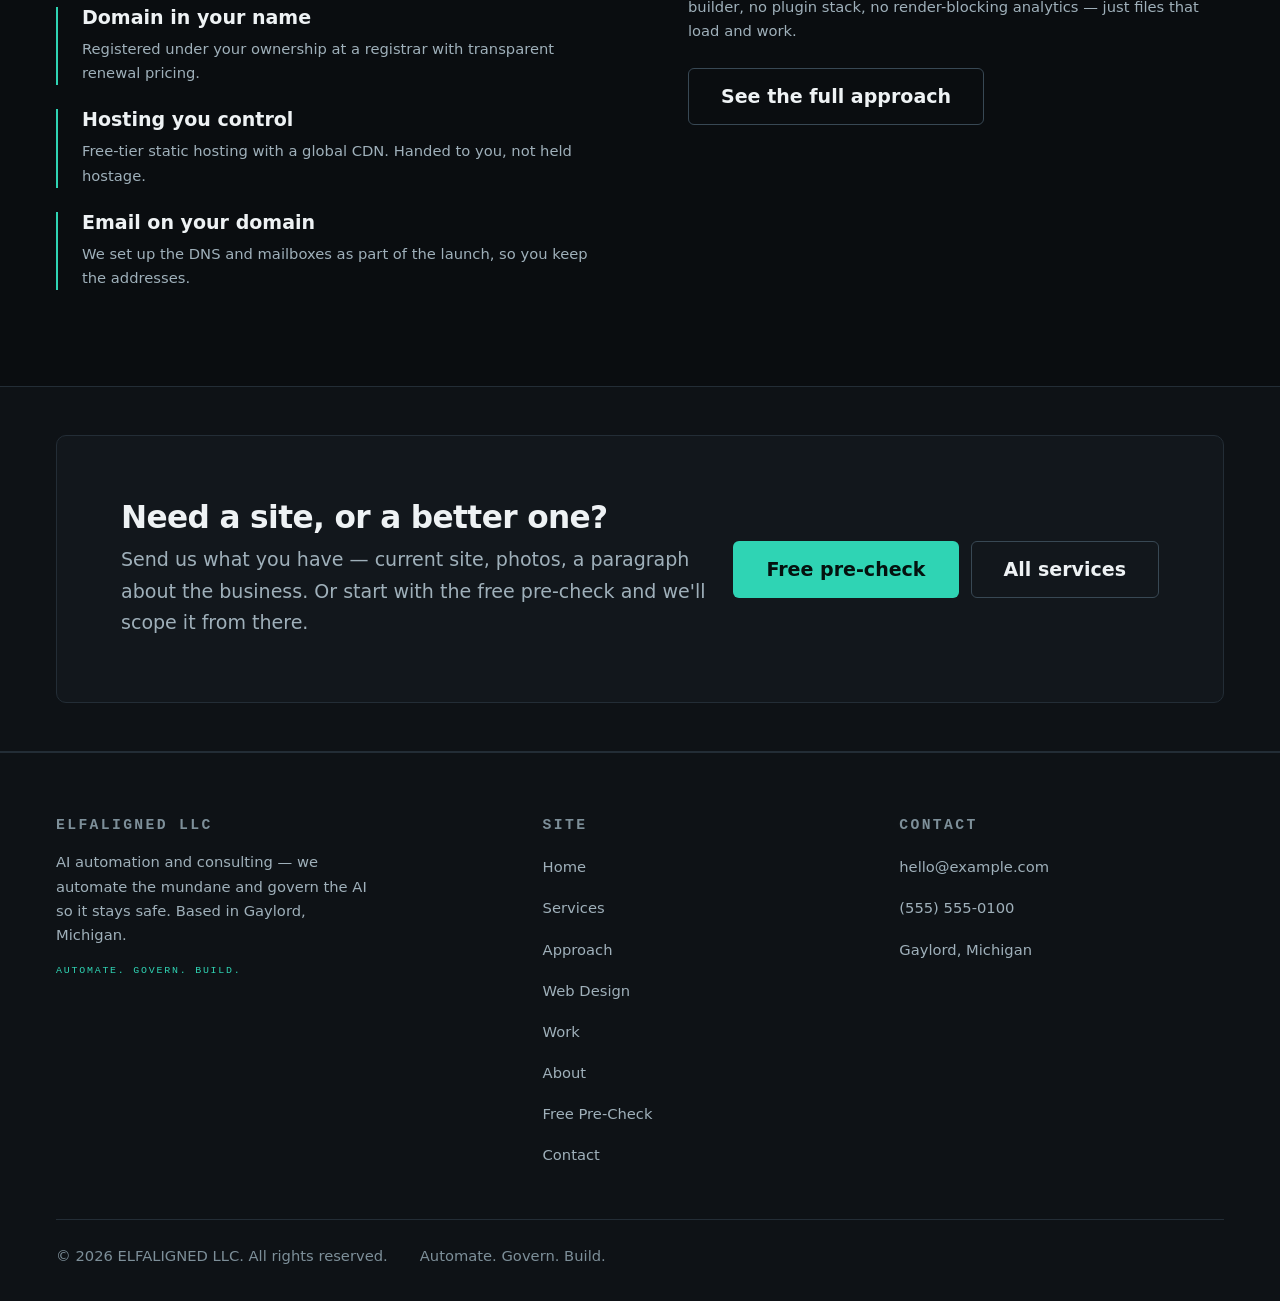
<file: web-design.html>
<!DOCTYPE html>
<html lang="en">
<head>
<meta charset="utf-8">
<meta name="viewport" content="width=device-width, initial-scale=1">
<title>Website Design — Quoted on Your Outcome | ELFALIGNED LLC</title>
<meta name="description" content="Website design from ELFALIGNED LLC in Gaylord, Michigan. Fast, accessible, search-visible sites — quoted based on the outcome you want.">
<link rel="canonical" href="https://example.com/web-design.html">
<meta name="robots" content="index, follow">
<meta name="theme-color" content="#0a0d10">

<meta property="og:type" content="website">
<meta property="og:site_name" content="ELFALIGNED LLC">
<meta property="og:title" content="Website Design — Remote, Fast, Accessible | ELFALIGNED LLC">
<meta property="og:description" content="Fast, accessible, search-visible websites built on open source tools. You own the code and the hosting.">
<meta property="og:url" content="https://example.com/web-design.html">
<meta property="og:image" content="https://example.com/assets/img/og-cover.jpg">
<meta property="og:image:width" content="1200">
<meta property="og:image:height" content="630">
<meta name="twitter:card" content="summary_large_image">

<link rel="icon" href="/assets/img/favicon.svg" type="image/svg+xml">
<link rel="stylesheet" href="/css/tokens.css">

<script type="application/ld+json">
{
  "@context": "https://schema.org",
  "@type": "Service",
  "serviceType": "Website design and development",
  "provider": { "@id": "https://example.com/#org" },
  "areaServed": [
    { "@type": "AdministrativeArea", "name": "Northern Michigan" },
    { "@type": "Country", "name": "United States" }
  ],
  "audience": { "@type": "BusinessAudience", "name": "Small business owners" },
  "description": "Fast, accessible, search-visible websites for small business and private use, built entirely remotely on open source tooling."
}
</script>
</head>
<body>
<a class="skip-link" href="#main">Skip to main content</a>

<header class="site-header">
  <div class="wrap site-header__inner">
    <a class="brand" href="/" aria-label="ELFALIGNED LLC — home">
      <svg class="brand__mark" viewBox="0 0 48 48" role="img" aria-hidden="true" focusable="false">
        <polygon points="24,2 44,13 44,35 24,46 4,35 4,13" fill="#12171c" stroke="#2fd4b4" stroke-width="1.6"/>
        <polygon points="24,8 38,16 38,32 24,40 10,32 10,16" fill="none" stroke="#1c8f7c" stroke-width="1"/>
        <path d="M19 17 L19 31 M19 17 L29 17 M19 24 L27 24" stroke="#2fd4b4" stroke-width="2.2" fill="none" stroke-linecap="square"/>
        <circle cx="24" cy="13.5" r="1.4" fill="#2fd4b4"/>
        <circle cx="33" cy="28" r="1.4" fill="#2fd4b4"/>
        <circle cx="15" cy="28" r="1.4" fill="#2fd4b4"/>
      </svg>
      <span class="brand__text">
        <span class="brand__name">ELF<span>ALIGNED</span> LLC</span>
        <span class="brand__tag">AUTOMATE. GOVERN. BUILD.</span>
      </span>
    </a>
    <nav class="nav" aria-label="Primary">
      <ul class="nav__list">
        <li><a class="nav__link" href="/">Home</a></li>
        <li><a class="nav__link" href="/services.html">Services</a></li>
        <li><a class="nav__link" href="/approach.html">Approach</a></li>
        <li><a class="nav__link" href="/web-design.html" aria-current="page">Web Design</a></li>
        <li><a class="nav__link" href="/work.html">Work</a></li>
        <li><a class="nav__link" href="/about.html">About</a></li>
        <li><a class="nav__link" href="/consultation.html">Free Pre-Check</a></li>
        <li><a class="nav__link" href="/contact.html">Contact</a></li>
      </ul>
      <button class="nav-toggle" type="button" data-nav-toggle aria-expanded="false" aria-controls="nav-panel">
        <span class="nav-toggle__bars" aria-hidden="true"><i></i><i></i><i></i></span>
        <span data-nav-label>Menu</span>
      </button>
      <div class="nav__panel" id="nav-panel" data-nav-panel data-open="false">
        <ul>
          <li><a class="nav__link" href="/">Home</a></li>
          <li><a class="nav__link" href="/services.html">Services</a></li>
          <li><a class="nav__link" href="/approach.html">Approach</a></li>
          <li><a class="nav__link" href="/web-design.html">Web Design</a></li>
          <li><a class="nav__link" href="/work.html">Work</a></li>
          <li><a class="nav__link" href="/about.html">About</a></li>
          <li><a class="nav__link" href="/consultation.html">Free Pre-Check</a></li>
          <li><a class="nav__link" href="/contact.html">Contact</a></li>
        </ul>
      </div>
    </nav>
  </div>
</header>

<main id="main">

  <section class="page-head">
    <div class="wrap">
      <p class="eyebrow">Web design</p>
      <h1>A website that loads fast, works on every phone, and you actually own.</h1>
      <p class="lede">
        Built entirely remotely and quoted on the outcome you want. No
        page-builder subscriptions, no proprietary platform you have to keep
        renting. You get the code, the hosting, and the documentation.
      </p>
    </div>
  </section>

  <section class="section">
    <div class="wrap">
      <h2>What you get</h2>
      <div class="grid grid--3" style="margin-top: var(--space-6);">

        <article class="card">
          <h3>Fast by default</h3>
          <p>
            Hand-written code, no page-builder bloat. Typical builds land under
            250KB total and load in about a second on a phone. Every site ships
            with a measured performance budget and the numbers to prove it.
          </p>
          <ul class="card__list">
            <li>No WordPress plugin stack</li>
            <li>No render-blocking tracking scripts</li>
            <li>Lighthouse report included</li>
          </ul>
        </article>

        <article class="card">
          <h3>Works for everyone</h3>
          <p>
            Screen-reader compatible, keyboard navigable, and readable at 200%
            zoom. High contrast, large touch targets, and no motion that can't
            be switched off. Accessibility is checked before launch, not
            requested afterwards.
          </p>
          <ul class="card__list">
            <li>WCAG 2.1 AA as the floor</li>
            <li>Verified at 320px through 1920px</li>
            <li>axe-core audit included</li>
          </ul>
        </article>

        <article class="card">
          <h3>Findable on Google</h3>
          <p>
            Semantic markup, one clear heading per page, per-page metadata,
            structured data, and a sitemap. Designed so a small local business
            can actually be found — not just look good in a screenshot.
          </p>
          <ul class="card__list">
            <li>Per-page titles and descriptions</li>
            <li>Structured data for local search</li>
            <li>Search Console submission walkthrough</li>
          </ul>
        </article>

        <article class="card">
          <h3>Yours, not rented</h3>
          <p>
            No Wix, no Squarespace, no monthly platform fee. Plain files hosted
            on free infrastructure that scales. If you ever want another
            developer, there's nothing to migrate out of.
          </p>
          <ul class="card__list">
            <li>Source code handed over</li>
            <li>Free-tier hosting, no seat pricing</li>
            <li>Written documentation</li>
          </ul>
        </article>

        <article class="card">
          <h3>Remote, data-driven</h3>
          <p>
            You send the data and review a real preview link in your own
            browser — nothing depends on a meeting. Approvals happen by email.
          </p>
          <ul class="card__list">
            <li>Preview link at every stage</li>
            <li>Approvals by email, not call</li>
            <li>No travel billed</li>
          </ul>
        </article>

        <article class="card" style="justify-content: center; border-color: var(--accent-dim); background: var(--surface-raised);">
          <p class="eyebrow">Open source tools only</p>
          <h3>No licensed fonts. No stock assets.</h3>
          <p>
            Everything is free and open source — fonts, icons, tooling. Nothing
            in your site carries a licence you'd have to renew.
          </p>
        </article>

      </div>
    </div>
  </section>

  <section class="section section--alt">
    <div class="wrap">
      <p class="eyebrow">How a build runs</p>
      <h2>Four steps, same as everything else we do.</h2>
      <ol class="steps">
        <li class="step">
          <div class="step__num" aria-hidden="true"></div>
          <div>
            <h3>Understand the business</h3>
            <p>
              You send what you already have — current site if there is one,
              product info, photos, and the answers to a short written
              questionnaire. What do you sell, who buys it, and what should a
              visitor do when they arrive? You get a written sitemap and content
              plan before anything is designed.
            </p>
          </div>
        </li>
        <li class="step">
          <div class="step__num" aria-hidden="true"></div>
          <div>
            <h3>Design the system</h3>
            <p>
              A design system derived from your brand — colour, type, spacing —
              rather than a template with your logo pasted in. You review it as a
              live page in your own browser.
            </p>
          </div>
        </li>
        <li class="step">
          <div class="step__num" aria-hidden="true"></div>
          <div>
            <h3>Build and verify</h3>
            <p>
              Every page is checked at six screen widths, audited for
              accessibility, and measured against the performance budget. The
              reports come to you in writing.
            </p>
          </div>
        </li>
        <li class="step">
          <div class="step__num" aria-hidden="true"></div>
          <div>
            <h3>Launch and hand over</h3>
            <p>
              We deploy it, submit the sitemap, and walk you through editing
              your own content. You keep the code, the hosting account, and the
              documentation.
            </p>
          </div>
        </li>
      </ol>
    </div>
  </section>

  <section class="section">
    <div class="wrap split">
      <div>
        <p class="eyebrow">Hosting &amp; domain</p>
        <h2>You own the site, the domain, and the mailboxes.</h2>
        <p class="lede">
          No page-builder subscription and no proprietary platform you'd have
          to keep renting. We hand everything over — the code, the hosting
          account, and the documentation — so the site is yours to keep or
          move.
        </p>
        <div class="pillars" style="margin-top: var(--space-6);">
          <div class="pillar">
            <h3>Domain in your name</h3>
            <p>Registered under your ownership at a registrar with transparent renewal pricing.</p>
          </div>
          <div class="pillar">
            <h3>Hosting you control</h3>
            <p>Free-tier static hosting with a global CDN. Handed to you, not held hostage.</p>
          </div>
          <div class="pillar">
            <h3>Email on your domain</h3>
            <p>We set up the DNS and mailboxes as part of the launch, so you keep the addresses.</p>
          </div>
        </div>
      </div>
      <div>
        <blockquote class="quote">
          "Software that runs on the metal safeguards privacy, eliminates latency,
          and returns control to the edge."
          <footer>Core philosophy</footer>
        </blockquote>
        <p style="margin-top: var(--space-6); color: var(--text-muted); font-size: var(--step--1);">
          The same principle applies to a five-page brochure site. No page
          builder, no plugin stack, no render-blocking analytics — just files
          that load and work.
        </p>
        <p style="margin-top: var(--space-5);">
          <a class="btn btn--ghost" href="/approach.html">See the full approach</a>
        </p>
      </div>
    </div>
  </section>

  <section class="section section--alt section--tight">
    <div class="wrap">
      <div class="cta-band">
        <div>
          <h2>Need a site, or a better one?</h2>
          <p>Send us what you have — current site, photos, a paragraph about the business. Or start with the free pre-check and we'll scope it from there.</p>
        </div>
        <div class="btn-row">
          <a class="btn btn--primary" href="/consultation.html">Free pre-check</a>
          <a class="btn btn--ghost" href="/services.html">All services</a>
        </div>
      </div>
    </div>
  </section>

</main>

<footer class="site-footer">
  <div class="wrap">
    <div class="site-footer__grid">
      <div>
        <h2>ELFALIGNED LLC</h2>
        <p style="color: var(--text-muted); font-size: var(--step--1); max-width: min(34ch, 100%);">
          AI automation and consulting — we automate the mundane and govern the AI so it stays safe. Based in Gaylord, Michigan.
        </p>
        <p class="brand__tag" style="margin-top: var(--space-4);">AUTOMATE. GOVERN. BUILD.</p>
      </div>
      <nav aria-label="Footer">
        <h2>Site</h2>
        <ul>
          <li><a href="/">Home</a></li>
          <li><a href="/services.html">Services</a></li>
          <li><a href="/approach.html">Approach</a></li>
          <li><a href="/web-design.html">Web Design</a></li>
          <li><a href="/work.html">Work</a></li>
          <li><a href="/about.html">About</a></li>
          <li><a href="/consultation.html">Free Pre-Check</a></li>
          <li><a href="/contact.html">Contact</a></li>
        </ul>
      </nav>
      <div>
        <h2>Contact</h2>
        <ul>
          <li><a href="mailto:hello@example.com">hello@example.com</a></li>
          <li><a href="tel:+15555550100">(555) 555-0100</a></li>
          <li><a href="/contact.html">Gaylord, Michigan</a></li>
        </ul>
      </div>
    </div>
    <div class="site-footer__base">
      <span>&copy; <span data-year>2026</span> ELFALIGNED LLC. All rights reserved.</span>
      <span>Automate. Govern. Build.</span>
    </div>
  </div>
</footer>

<script src="/js/site.js" defer></script>
</body>
</html>
</file>
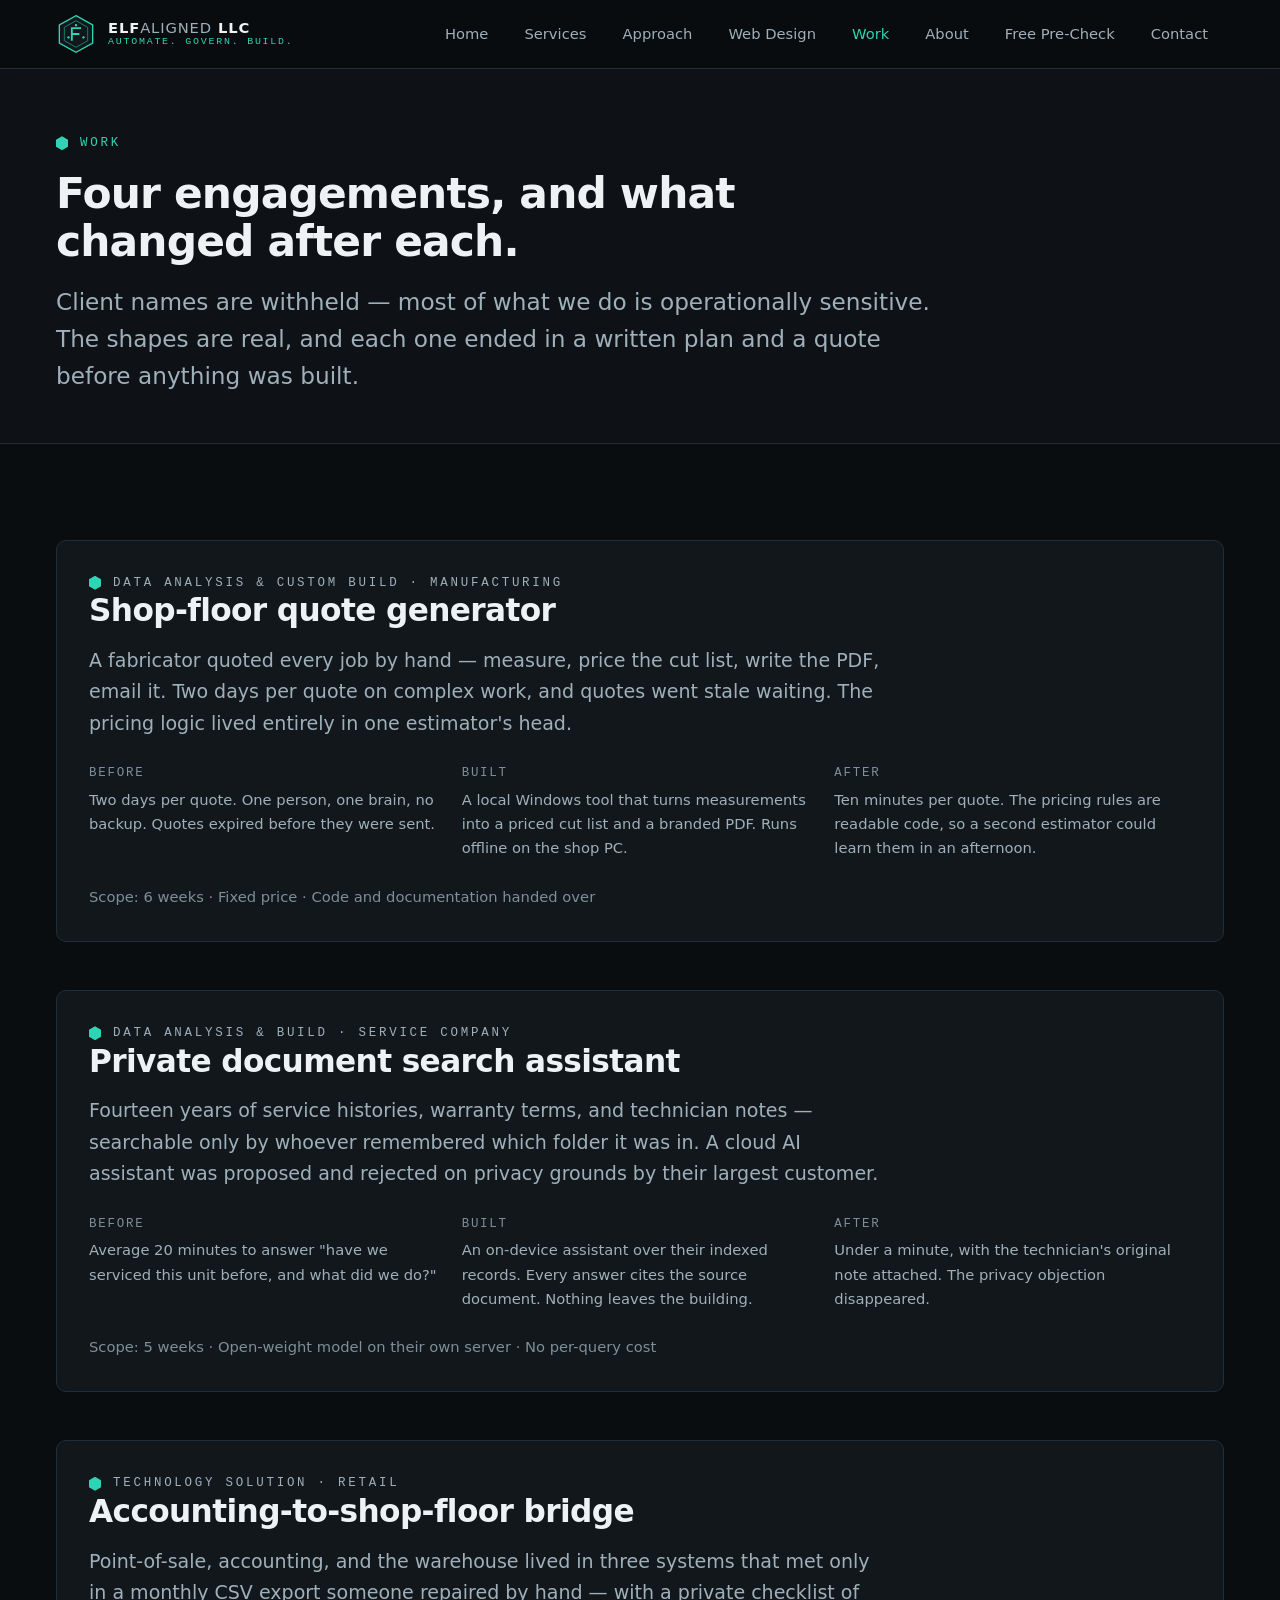
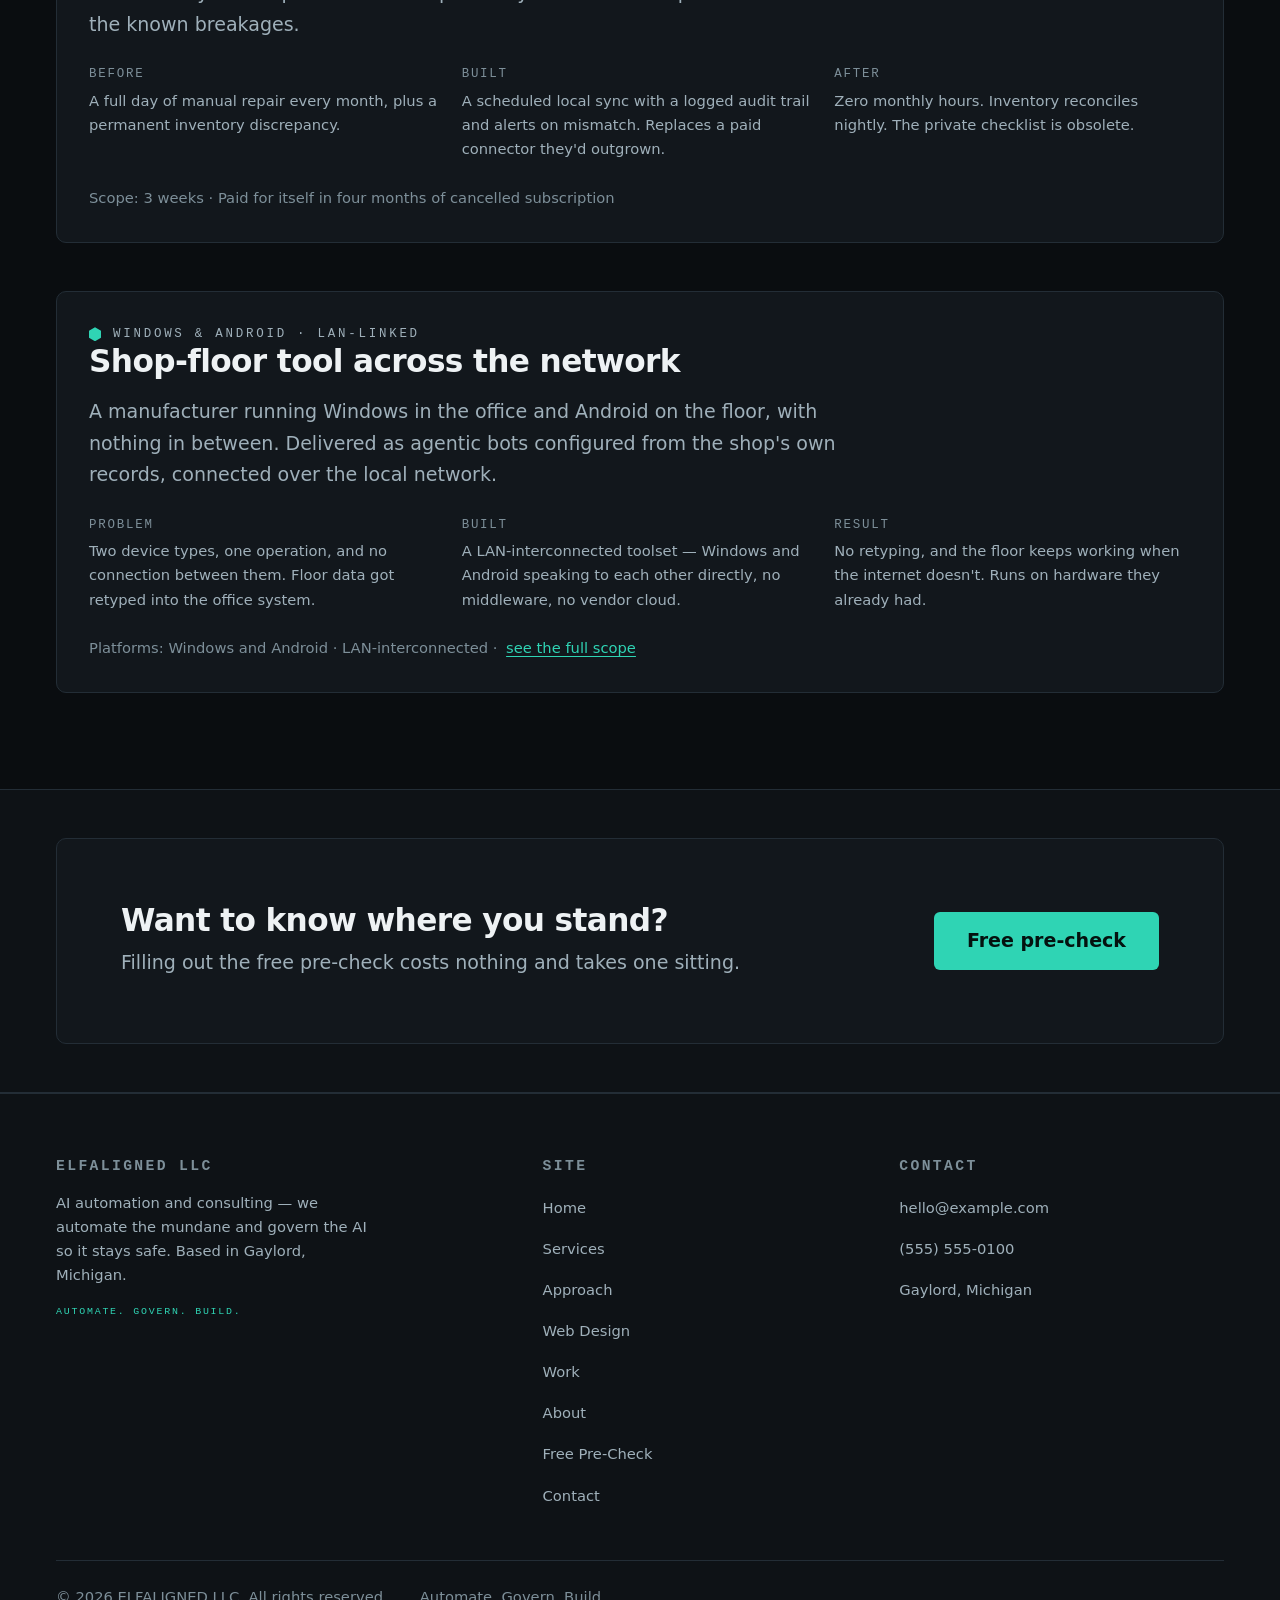
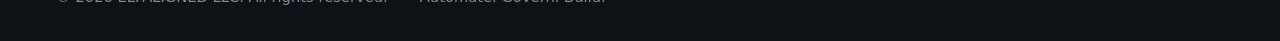
<file: work.html>
<!DOCTYPE html>
<html lang="en">
<head>
<meta charset="utf-8">
<meta name="viewport" content="width=device-width, initial-scale=1">
<title>Work — Selected Engagements | ELFALIGNED LLC</title>
<meta name="description" content="Selected engagements from ELFALIGNED LLC: data analysis, sector benchmarking, custom builds, and website design — each ending in a plan and a quote.">
<link rel="canonical" href="https://example.com/work.html">
<meta name="robots" content="index, follow">
<meta name="theme-color" content="#0a0d10">

<meta property="og:type" content="website">
<meta property="og:site_name" content="ELFALIGNED LLC">
<meta property="og:title" content="Work — Selected Engagements | ELFALIGNED LLC">
<meta property="og:description" content="Analysis, benchmarking, custom builds, and website design. Client names withheld; the shapes are real.">
<meta property="og:url" content="https://example.com/work.html">
<meta property="og:image" content="https://example.com/assets/img/og-cover.jpg">
<meta property="og:image:width" content="1200">
<meta property="og:image:height" content="630">
<meta name="twitter:card" content="summary_large_image">

<link rel="icon" href="/assets/img/favicon.svg" type="image/svg+xml">
<link rel="stylesheet" href="/css/tokens.css">

<script type="application/ld+json">
{
  "@context": "https://schema.org",
  "@type": "ItemList",
  "name": "Selected ELFALIGNED LLC projects",
  "itemListElement": [
    {
      "@type": "ListItem", "position": 1,
      "item": {
        "@type": "CreativeWork",
        "name": "Shop-floor quote generator",
        "about": "Replaced a two-day manual quoting process with a 10-minute local tool."
      }
    },
    {
      "@type": "ListItem", "position": 2,
      "item": {
        "@type": "CreativeWork",
        "name": "Private document search assistant",
        "about": "On-device question answering over years of service records, with cited sources."
      }
    },
    {
      "@type": "ListItem", "position": 3,
      "item": {
        "@type": "CreativeWork",
        "name": "Accounting-to-shop-floor bridge",
        "about": "Local sync replacing a monthly manual export-and-fix cycle."
      }
    },
    {
      "@type": "ListItem", "position": 4,
      "item": {
        "@type": "CreativeWork",
        "name": "LAN-linked shop-floor tool",
        "about": "A Windows and Android toolset connected over the local network, delivered through agentic bots configured from the shop's own records."
      }
    }
  ]
}
</script>
</head>
<body>
<a class="skip-link" href="#main">Skip to main content</a>

<header class="site-header">
  <div class="wrap site-header__inner">
    <a class="brand" href="/" aria-label="ELFALIGNED LLC — home">
      <svg class="brand__mark" viewBox="0 0 48 48" role="img" aria-hidden="true" focusable="false">
        <polygon points="24,2 44,13 44,35 24,46 4,35 4,13" fill="#12171c" stroke="#2fd4b4" stroke-width="1.6"/>
        <polygon points="24,8 38,16 38,32 24,40 10,32 10,16" fill="none" stroke="#1c8f7c" stroke-width="1"/>
        <path d="M19 17 L19 31 M19 17 L29 17 M19 24 L27 24" stroke="#2fd4b4" stroke-width="2.2" fill="none" stroke-linecap="square"/>
        <circle cx="24" cy="13.5" r="1.4" fill="#2fd4b4"/>
        <circle cx="33" cy="28" r="1.4" fill="#2fd4b4"/>
        <circle cx="15" cy="28" r="1.4" fill="#2fd4b4"/>
      </svg>
      <span class="brand__text">
        <span class="brand__name">ELF<span>ALIGNED</span> LLC</span>
        <span class="brand__tag">AUTOMATE. GOVERN. BUILD.</span>
      </span>
    </a>
    <nav class="nav" aria-label="Primary">
      <ul class="nav__list">
        <li><a class="nav__link" href="/">Home</a></li>
        <li><a class="nav__link" href="/services.html">Services</a></li>
        <li><a class="nav__link" href="/approach.html">Approach</a></li>
        <li><a class="nav__link" href="/web-design.html">Web Design</a></li>
        <li><a class="nav__link" href="/work.html" aria-current="page">Work</a></li>
        <li><a class="nav__link" href="/about.html">About</a></li>
        <li><a class="nav__link" href="/consultation.html">Free Pre-Check</a></li>
        <li><a class="nav__link" href="/contact.html">Contact</a></li>
      </ul>
      <button class="nav-toggle" type="button" data-nav-toggle aria-expanded="false" aria-controls="nav-panel">
        <span class="nav-toggle__bars" aria-hidden="true"><i></i><i></i><i></i></span>
        <span data-nav-label>Menu</span>
      </button>
      <div class="nav__panel" id="nav-panel" data-nav-panel data-open="false">
        <ul>
          <li><a class="nav__link" href="/">Home</a></li>
          <li><a class="nav__link" href="/services.html">Services</a></li>
          <li><a class="nav__link" href="/approach.html">Approach</a></li>
          <li><a class="nav__link" href="/web-design.html">Web Design</a></li>
          <li><a class="nav__link" href="/work.html">Work</a></li>
          <li><a class="nav__link" href="/about.html">About</a></li>
          <li><a class="nav__link" href="/consultation.html">Free Pre-Check</a></li>
          <li><a class="nav__link" href="/contact.html">Contact</a></li>
        </ul>
      </div>
    </nav>
  </div>
</header>

<main id="main">

  <section class="page-head">
    <div class="wrap">
      <p class="eyebrow">Work</p>
      <h1>Four engagements, and what changed after each.</h1>
      <p class="lede">
        Client names are withheld — most of what we do is operationally
        sensitive. The shapes are real, and each one ended in a written plan
        and a quote before anything was built.
      </p>
    </div>
  </section>

  <section class="section">
    <div class="wrap" style="display: grid; gap: var(--space-7);">

      <article class="card">
        <p class="eyebrow">Data analysis &amp; custom build · Manufacturing</p>
        <h2 style="font-size: var(--step-2);">Shop-floor quote generator</h2>
        <p>
          A fabricator quoted every job by hand — measure, price the cut list,
          write the PDF, email it. Two days per quote on complex work, and quotes
          went stale waiting. The pricing logic lived entirely in one estimator's
          head.
        </p>
        <div class="grid grid--3" style="margin-top: var(--space-5); gap: var(--space-4);">
          <div>
            <p style="font-family: var(--font-mono); font-size: var(--step--2); letter-spacing: 0.14em; color: var(--text-dim); text-transform: uppercase; margin-bottom: var(--space-1);">Before</p>
            <p style="color: var(--text-muted); font-size: var(--step--1); margin: 0;">Two days per quote. One person, one brain, no backup. Quotes expired before they were sent.</p>
          </div>
          <div>
            <p style="font-family: var(--font-mono); font-size: var(--step--2); letter-spacing: 0.14em; color: var(--text-dim); text-transform: uppercase; margin-bottom: var(--space-1);">Built</p>
            <p style="color: var(--text-muted); font-size: var(--step--1); margin: 0;">A local Windows tool that turns measurements into a priced cut list and a branded PDF. Runs offline on the shop PC.</p>
          </div>
          <div>
            <p style="font-family: var(--font-mono); font-size: var(--step--2); letter-spacing: 0.14em; color: var(--text-dim); text-transform: uppercase; margin-bottom: var(--space-1);">After</p>
            <p style="color: var(--text-muted); font-size: var(--step--1); margin: 0;">Ten minutes per quote. The pricing rules are readable code, so a second estimator could learn them in an afternoon.</p>
          </div>
        </div>
        <p style="margin-top: var(--space-5); font-size: var(--step--1); color: var(--text-dim);">
          Scope: 6 weeks · Fixed price · Code and documentation handed over
        </p>
      </article>

      <article class="card">
        <p class="eyebrow">Data analysis &amp; build · Service company</p>
        <h2 style="font-size: var(--step-2);">Private document search assistant</h2>
        <p>
          Fourteen years of service histories, warranty terms, and technician
          notes — searchable only by whoever remembered which folder it was in.
          A cloud AI assistant was proposed and rejected on privacy grounds by
          their largest customer.
        </p>
        <div class="grid grid--3" style="margin-top: var(--space-5); gap: var(--space-4);">
          <div>
            <p style="font-family: var(--font-mono); font-size: var(--step--2); letter-spacing: 0.14em; color: var(--text-dim); text-transform: uppercase; margin-bottom: var(--space-1);">Before</p>
            <p style="color: var(--text-muted); font-size: var(--step--1); margin: 0;">Average 20 minutes to answer "have we serviced this unit before, and what did we do?"</p>
          </div>
          <div>
            <p style="font-family: var(--font-mono); font-size: var(--step--2); letter-spacing: 0.14em; color: var(--text-dim); text-transform: uppercase; margin-bottom: var(--space-1);">Built</p>
            <p style="color: var(--text-muted); font-size: var(--step--1); margin: 0;">An on-device assistant over their indexed records. Every answer cites the source document. Nothing leaves the building.</p>
          </div>
          <div>
            <p style="font-family: var(--font-mono); font-size: var(--step--2); letter-spacing: 0.14em; color: var(--text-dim); text-transform: uppercase; margin-bottom: var(--space-1);">After</p>
            <p style="color: var(--text-muted); font-size: var(--step--1); margin: 0;">Under a minute, with the technician's original note attached. The privacy objection disappeared.</p>
          </div>
        </div>
        <p style="margin-top: var(--space-5); font-size: var(--step--1); color: var(--text-dim);">
          Scope: 5 weeks · Open-weight model on their own server · No per-query cost
        </p>
      </article>

      <article class="card">
        <p class="eyebrow">Technology solution · Retail</p>
        <h2 style="font-size: var(--step-2);">Accounting-to-shop-floor bridge</h2>
        <p>
          Point-of-sale, accounting, and the warehouse lived in three systems
          that met only in a monthly CSV export someone repaired by hand —
          with a private checklist of the known breakages.
        </p>
        <div class="grid grid--3" style="margin-top: var(--space-5); gap: var(--space-4);">
          <div>
            <p style="font-family: var(--font-mono); font-size: var(--step--2); letter-spacing: 0.14em; color: var(--text-dim); text-transform: uppercase; margin-bottom: var(--space-1);">Before</p>
            <p style="color: var(--text-muted); font-size: var(--step--1); margin: 0;">A full day of manual repair every month, plus a permanent inventory discrepancy.</p>
          </div>
          <div>
            <p style="font-family: var(--font-mono); font-size: var(--step--2); letter-spacing: 0.14em; color: var(--text-dim); text-transform: uppercase; margin-bottom: var(--space-1);">Built</p>
            <p style="color: var(--text-muted); font-size: var(--step--1); margin: 0;">A scheduled local sync with a logged audit trail and alerts on mismatch. Replaces a paid connector they'd outgrown.</p>
          </div>
          <div>
            <p style="font-family: var(--font-mono); font-size: var(--step--2); letter-spacing: 0.14em; color: var(--text-dim); text-transform: uppercase; margin-bottom: var(--space-1);">After</p>
            <p style="color: var(--text-muted); font-size: var(--step--1); margin: 0;">Zero monthly hours. Inventory reconciles nightly. The private checklist is obsolete.</p>
          </div>
        </div>
        <p style="margin-top: var(--space-5); font-size: var(--step--1); color: var(--text-dim);">
          Scope: 3 weeks · Paid for itself in four months of cancelled subscription
        </p>
      </article>

      <article class="card">
        <p class="eyebrow">Windows &amp; Android · LAN-linked</p>
        <h2 style="font-size: var(--step-2);">Shop-floor tool across the network</h2>
        <p>
          A manufacturer running Windows in the office and Android on the
          floor, with nothing in between. Delivered as agentic bots configured
          from the shop's own records, connected over the local network.
        </p>
        <div class="grid grid--3" style="margin-top: var(--space-5); gap: var(--space-4);">
          <div>
            <p style="font-family: var(--font-mono); font-size: var(--step--2); letter-spacing: 0.14em; color: var(--text-dim); text-transform: uppercase; margin-bottom: var(--space-1);">Problem</p>
            <p style="color: var(--text-muted); font-size: var(--step--1); margin: 0;">Two device types, one operation, and no connection between them. Floor data got retyped into the office system.</p>
          </div>
          <div>
            <p style="font-family: var(--font-mono); font-size: var(--step--2); letter-spacing: 0.14em; color: var(--text-dim); text-transform: uppercase; margin-bottom: var(--space-1);">Built</p>
            <p style="color: var(--text-muted); font-size: var(--step--1); margin: 0;">A LAN-interconnected toolset — Windows and Android speaking to each other directly, no middleware, no vendor cloud.</p>
          </div>
          <div>
            <p style="font-family: var(--font-mono); font-size: var(--step--2); letter-spacing: 0.14em; color: var(--text-dim); text-transform: uppercase; margin-bottom: var(--space-1);">Result</p>
            <p style="color: var(--text-muted); font-size: var(--step--1); margin: 0;">No retyping, and the floor keeps working when the internet doesn't. Runs on hardware they already had.</p>
          </div>
        </div>
        <p style="margin-top: var(--space-5); font-size: var(--step--1); color: var(--text-dim);">
          Platforms: Windows and Android · LAN-interconnected ·
          <a class="inline-link" href="/about.html">see the full scope</a>
        </p>
      </article>

    </div>
  </section>

  <section class="section section--alt section--tight">
    <div class="wrap">
      <div class="cta-band">
        <div>
          <h2>Want to know where you stand?</h2>
          <p>Filling out the free pre-check costs nothing and takes one sitting.</p>
        </div>
        <div class="btn-row">
          <a class="btn btn--primary" href="/consultation.html">Free pre-check</a>
        </div>
      </div>
    </div>
  </section>

</main>

<footer class="site-footer">
  <div class="wrap">
    <div class="site-footer__grid">
      <div>
        <h2>ELFALIGNED LLC</h2>
        <p style="color: var(--text-muted); font-size: var(--step--1); max-width: min(34ch, 100%);">
          AI automation and consulting — we automate the mundane and govern the AI so it stays safe. Based in Gaylord, Michigan.
        </p>
        <p class="brand__tag" style="margin-top: var(--space-4);">AUTOMATE. GOVERN. BUILD.</p>
      </div>
      <nav aria-label="Footer">
        <h2>Site</h2>
        <ul>
          <li><a href="/">Home</a></li>
          <li><a href="/services.html">Services</a></li>
          <li><a href="/approach.html">Approach</a></li>
          <li><a href="/web-design.html">Web Design</a></li>
          <li><a href="/work.html">Work</a></li>
          <li><a href="/about.html">About</a></li>
          <li><a href="/consultation.html">Free Pre-Check</a></li>
          <li><a href="/contact.html">Contact</a></li>
        </ul>
      </nav>
      <div>
        <h2>Contact</h2>
        <ul>
          <li><a href="mailto:hello@example.com">hello@example.com</a></li>
          <li><a href="tel:+15555550100">(555) 555-0100</a></li>
          <li><a href="/contact.html">Gaylord, Michigan</a></li>
        </ul>
      </div>
    </div>
    <div class="site-footer__base">
      <span>&copy; <span data-year>2026</span> ELFALIGNED LLC. All rights reserved.</span>
      <span>Automate. Govern. Build.</span>
    </div>
  </div>
</footer>

<script src="/js/site.js" defer></script>
</body>
</html>
</file>
<file: css/tokens.css>
/* ==========================================================================
   ELFALIGNED LLC — design tokens
   Derived from the brand mark: gunmetal hex, teal accents, "Automate. Govern. Build."
   One structural idea: the hexagon. Corners, rules, and section markers all
   derive from a hexagon's geometry (120° angles, layered edges).
   ========================================================================== */

:root {
  /* ---- Color: semantic, not literal ------------------------------- */
  --bg: #0a0d10;              /* deep gunmetal, matches mark backdrop   */
  --bg-alt: #0e1216;          /* alternating section band               */
  --surface: #12171c;         /* card / panel                           */
  --surface-raised: #182027;  /* hover / raised panel                   */
  --text: #eef2f4;            /* primary, 15.9:1 on --bg                */
  --text-muted: #9fb0ba;      /* secondary, 5.7:1 on --bg — AA body ok  */
  --text-dim: #7d8f99;        /* tertiary / captions only, large text   */
  --border: #232d36;
  --border-strong: #384854;

  --accent: #2fd4b4;          /* teal — logo accent                     */
  --accent-dim: #1c8f7c;
  --accent-contrast: #04120f; /* text on accent fills                   */
  --accent-glow: rgba(47, 212, 180, 0.14);

  --focus: #7fe7d4;

  /* ---- Type scale: fluid, ratio ~1.25 at small → ~1.33 at large -- */
  --step--2: clamp(0.72rem, 0.70rem + 0.10vw, 0.78rem);
  --step--1: clamp(0.83rem, 0.80rem + 0.18vw, 0.92rem);
  --step-0:  clamp(1.05rem, 1.00rem + 0.28vw, 1.19rem);
  --step-1:  clamp(1.25rem, 1.15rem + 0.50vw, 1.45rem);
  --step-2:  clamp(1.56rem, 1.35rem + 1.00vw, 1.95rem);
  --step-3:  clamp(1.95rem, 1.55rem + 1.90vw, 2.65rem);
  --step-4:  clamp(2.44rem, 1.75rem + 3.20vw, 3.60rem);

  --font-sans: "Inter", "Segoe UI", system-ui, -apple-system, sans-serif;
  --font-mono: "JetBrains Mono", "Cascadia Code", ui-monospace, monospace;

  /* ---- Spacing ---------------------------------------------------- */
  --space-1: 0.25rem; --space-2: 0.5rem;  --space-3: 0.75rem;
  --space-4: 1rem;    --space-5: 1.5rem;  --space-6: 2rem;
  --space-7: 3rem;    --space-8: 4rem;    --space-9: 6rem;
  --space-10: 8rem;

  /* ---- Radii: hex-derived, small and consistent ------------------ */
  --radius-sm: 3px;
  --radius-md: 6px;
  --radius-lg: 10px;

  /* ---- Layout ----------------------------------------------------- */
  --measure: 66ch;
  --page-max: 76rem;
  --gutter: var(--space-5);
  --touch: 48px;
}

/* ==========================================================================
   Reset & base
   ========================================================================== */

*, *::before, *::after { box-sizing: border-box; }

html { -webkit-text-size-adjust: 100%; scroll-behavior: smooth; }
@media (prefers-reduced-motion: reduce) {
  html { scroll-behavior: auto; }
  *, *::before, *::after {
    animation-duration: 0.01ms !important;
    animation-iteration-count: 1 !important;
    transition-duration: 0.01ms !important;
  }
}

body {
  margin: 0;
  background: var(--bg);
  color: var(--text);
  font-family: var(--font-sans);
  font-size: var(--step-0);
  line-height: 1.65;
  -webkit-font-smoothing: antialiased;
  overflow-x: hidden;
}

img, svg, video { max-width: 100%; height: auto; display: block; }

a { color: var(--accent); text-underline-offset: 0.22em; }
a:hover { color: var(--focus); }

/* Inline paragraph link — needs padding to reach the 48px touch target
   without breaking the text flow (WCAG 2.1 AA / 2.5.5). */
.inline-link {
  display: inline-block;
  padding-block: calc((var(--touch) - 1.65em) / 2);
  padding-inline: var(--space-1);
  margin-block: calc((var(--touch) - 1.65em) / -2);
  vertical-align: baseline;
}

h1, h2, h3, h4 { line-height: 1.15; margin: 0 0 var(--space-4); font-weight: 650; letter-spacing: -0.02em; }
h1 { font-size: var(--step-4); }
h2 { font-size: var(--step-3); }
h3 { font-size: var(--step-1); }
p  { margin: 0 0 var(--space-4); max-width: min(var(--measure), 100%); }

:focus-visible {
  outline: 3px solid var(--focus);
  outline-offset: 2px;
  border-radius: var(--radius-sm);
}

/* Screen-reader-only */
.sr-only {
  position: absolute; width: 1px; height: 1px; padding: 0; margin: -1px;
  overflow: hidden; clip: rect(0 0 0 0); white-space: nowrap; border: 0;
}

/* Skip link */
.skip-link {
  position: absolute; left: var(--space-4); top: -100px; z-index: 200;
  background: var(--accent); color: var(--accent-contrast);
  padding: var(--space-3) var(--space-5); font-weight: 600;
  text-decoration: none; border-radius: var(--radius-md);
  transition: top 0.15s ease;
}
.skip-link:focus,
.skip-link:focus-visible,
.skip-link.is-visible { top: var(--space-4); color: var(--accent-contrast); }

/* ==========================================================================
   Layout primitives
   ========================================================================== */

.wrap {
  width: 100%;
  max-width: var(--page-max);
  margin-inline: auto;
  padding-inline: var(--gutter);
}

.section { padding-block: var(--space-9); }
.section--tight { padding-block: var(--space-7); }
.section--alt { background: var(--bg-alt); border-block: 1px solid var(--border); }

.eyebrow {
  font-family: var(--font-mono);
  font-size: var(--step--2);
  letter-spacing: 0.22em;
  text-transform: uppercase;
  color: var(--accent);
  display: flex;
  align-items: center;
  gap: var(--space-3);
  margin-bottom: var(--space-4);
}
.eyebrow::before {
  content: "";
  width: 12px; height: 14px;
  background: var(--accent);
  clip-path: polygon(50% 0, 100% 25%, 100% 75%, 50% 100%, 0 75%, 0 25%);
  flex: none;
}

.lede {
  font-size: var(--step-1);
  color: var(--text-muted);
  max-width: 60ch;
  line-height: 1.6;
}

/* ==========================================================================
   Header / nav — sticky, honest, no dropdowns on mobile
   ========================================================================== */

.site-header {
  position: sticky; top: 0; z-index: 100;
  background: rgba(10, 13, 16, 0.92);
  backdrop-filter: blur(10px);
  border-bottom: 1px solid var(--border);
}
.site-header__inner {
  display: flex; align-items: center; justify-content: space-between;
  gap: var(--space-4);
  min-height: 68px;
}
.brand { display: flex; align-items: center; gap: var(--space-3); text-decoration: none; color: var(--text); min-height: var(--touch); padding-block: var(--space-1); }
.brand__mark { width: 40px; height: 40px; flex: none; }
.brand__text { display: flex; flex-direction: column; line-height: 1.1; }
.brand__name { font-weight: 700; letter-spacing: 0.06em; font-size: var(--step--1); }
.brand__name span { color: var(--text-muted); font-weight: 500; }
.brand__tag { font-family: var(--font-mono); font-size: 0.62rem; letter-spacing: 0.18em; color: var(--accent); }

.nav { display: flex; align-items: center; gap: var(--space-2); }
.nav__list { display: none; list-style: none; margin: 0; padding: 0; gap: var(--space-1); }
.nav__link {
  display: block; padding: var(--space-3) var(--space-4);
  color: var(--text-muted); text-decoration: none; font-size: var(--step--1);
  font-weight: 500; min-height: var(--touch); display: flex; align-items: center;
  border-radius: var(--radius-md);
}
.nav__link:hover { color: var(--text); background: var(--surface); }
.nav__link[aria-current="page"] { color: var(--accent); }

.nav-toggle {
  display: inline-flex; align-items: center; gap: var(--space-2);
  min-height: var(--touch); min-width: var(--touch);
  padding: var(--space-2) var(--space-4);
  background: var(--surface); color: var(--text);
  border: 1px solid var(--border); border-radius: var(--radius-md);
  font: inherit; font-size: var(--step--1); font-weight: 600; cursor: pointer;
}
.nav-toggle__bars { display: grid; gap: 3px; }
.nav-toggle__bars i { display: block; width: 16px; height: 2px; background: currentColor; }

/* Mobile drawer — no JS required for no-JS users: uses :target-safe pattern
   with a details-free disclosure driven by aria-expanded (JS progressive). */
.nav__panel {
  display: none;
  border-top: 1px solid var(--border);
  background: var(--surface);
}
.nav__panel[data-open="true"] { display: block; }
.nav__panel ul { list-style: none; margin: 0; padding: var(--space-2); display: grid; gap: var(--space-1); }
.nav__panel .nav__link { min-height: var(--touch); font-size: var(--step-0); }

@media (min-width: 60rem) {
  .nav__list { display: flex; }
  .nav__panel { display: none !important; }
  .nav-toggle { display: none; }
}

/* ==========================================================================
   Buttons
   ========================================================================== */

.btn {
  display: inline-flex; align-items: center; justify-content: center; gap: var(--space-2);
  min-height: var(--touch);
  padding: var(--space-3) var(--space-6);
  font: inherit; font-size: var(--step-0); font-weight: 600;
  text-decoration: none; border-radius: var(--radius-md);
  border: 1px solid transparent; cursor: pointer;
  transition: background-color 0.15s ease, border-color 0.15s ease, color 0.15s ease;
}
.btn--primary { background: var(--accent); color: var(--accent-contrast); }
.btn--primary:hover { background: var(--focus); color: var(--accent-contrast); }
.btn--ghost { background: transparent; color: var(--text); border-color: var(--border-strong, #384854); }
.btn--ghost:hover { border-color: var(--accent); color: var(--accent); }
.btn-row { display: flex; flex-wrap: wrap; gap: var(--space-3); }

/* ==========================================================================
   Hero — content first, hex grid backdrop, no centered two-button default
   ========================================================================== */

.hero { position: relative; padding-block: var(--space-9) var(--space-8); overflow: hidden; }
.hero::before {
  content: ""; position: absolute; inset: 0; z-index: 0;
  background-image:
    linear-gradient(var(--accent-glow) 1px, transparent 1px),
    linear-gradient(90deg, var(--accent-glow) 1px, transparent 1px);
  background-size: 58px 100px;
  mask-image: radial-gradient(ellipse 80% 60% at 70% 0%, #000 0%, transparent 75%);
  pointer-events: none;
}
.hero__inner { position: relative; z-index: 1; display: grid; gap: var(--space-7); }
@media (min-width: 60rem) {
  .hero__inner { grid-template-columns: 1.15fr 0.85fr; align-items: center; gap: var(--space-9); }
}
.hero h1 { max-width: 22ch; }
.hero h1 em { font-style: normal; color: var(--accent); }
.hero__mark {
  width: 100%; max-width: 380px;
  justify-self: center;
  filter: drop-shadow(0 12px 40px rgba(47, 212, 180, 0.18));
}
.hero__meta {
  display: flex; flex-wrap: wrap; gap: var(--space-4) var(--space-6);
  margin-top: var(--space-6); padding-top: var(--space-5);
  border-top: 1px solid var(--border);
  font-family: var(--font-mono); font-size: var(--step--1); color: var(--text-dim);
}
.hero__meta strong { color: var(--text); font-weight: 600; display: block; }

/* ==========================================================================
   Cards / grids
   ========================================================================== */

.grid { display: grid; gap: var(--space-5); }
@media (min-width: 40rem) { .grid--2 { grid-template-columns: repeat(2, 1fr); } }
@media (min-width: 60rem) { .grid--3 { grid-template-columns: repeat(3, 1fr); } }
@media (min-width: 40rem) and (max-width: 59.99rem) { .grid--3 { grid-template-columns: repeat(2, 1fr); } }

.card {
  background: var(--surface);
  border: 1px solid var(--border);
  border-radius: var(--radius-lg);
  padding: var(--space-6);
  display: flex; flex-direction: column;
  transition: border-color 0.15s ease, background-color 0.15s ease;
}
.card:hover { border-color: var(--accent-dim); background: var(--surface-raised); }
.card__icon { width: 34px; height: 40px; margin-bottom: var(--space-4); flex: none; }
.card h3 { margin-bottom: var(--space-3); }
.card p { color: var(--text-muted); margin-bottom: 0; }
.card__list { list-style: none; margin: var(--space-4) 0 0; padding: 0; display: grid; gap: var(--space-2); }
.card__list li {
  font-size: var(--step--1); color: var(--text-muted);
  padding-left: var(--space-5); position: relative;
}
.card__list li::before {
  content: ""; position: absolute; left: 0; top: 0.55em;
  width: 10px; height: 11px; background: var(--accent);
  clip-path: polygon(50% 0, 100% 25%, 100% 75%, 50% 100%, 0 75%, 0 25%);
}
.card__foot {
  margin-top: var(--space-5); padding-top: var(--space-4);
  border-top: 1px solid var(--border);
  font-size: var(--step--1); color: var(--text-dim); line-height: 1.5;
}
.card__foot .foot-src { color: var(--text-muted); }

/* ==========================================================================
   Process — numbered steps, the hex idea as a timeline
   ========================================================================== */

.steps { list-style: none; margin: 0; padding: 0; display: grid; gap: 0; counter-reset: step; }
.step {
  display: grid; gap: var(--space-3);
  padding-block: var(--space-6);
  border-top: 1px solid var(--border);
}
@media (min-width: 48rem) {
  .step { grid-template-columns: 6rem 1fr; gap: var(--space-6); align-items: start; }
}
.step__num {
  font-family: var(--font-mono); font-size: var(--step-2);
  color: var(--accent); line-height: 1; padding-top: var(--space-1);
}
.step__num::before { content: "0" counter(step); counter-increment: step; }
.step h3 { margin-bottom: var(--space-2); }
.step p { color: var(--text-muted); margin-bottom: 0; }
.steps .step:last-child { border-bottom: 1px solid var(--border); }

/* ==========================================================================
   Split / proof sections
   ========================================================================== */

.split { display: grid; gap: var(--space-7); align-items: center; }
@media (min-width: 60rem) { .split { grid-template-columns: 1fr 1fr; gap: var(--space-9); } }
.split__media { border: 1px solid var(--border); border-radius: var(--radius-lg); overflow: hidden; background: var(--surface); }
.split__media img { width: 100%; height: auto; }

.pillars { list-style: none; margin: 0; padding: 0; display: grid; gap: var(--space-5); }
.pillar { border-left: 2px solid var(--accent); padding-left: var(--space-5); }
.pillar h3 { font-size: var(--step-0); margin-bottom: var(--space-2); letter-spacing: 0; }
.pillar p { margin-bottom: 0; color: var(--text-muted); font-size: var(--step--1); }

/* Pull quote / vision */
.quote {
  border: none; margin: 0;
  padding: var(--space-6) 0 0;
  font-size: var(--step-2);
  line-height: 1.35; font-weight: 500; color: var(--text);
  max-width: 34ch; letter-spacing: -0.02em;
}
.quote footer { margin-top: var(--space-4); font-family: var(--font-mono); font-size: var(--step--1); color: var(--accent); letter-spacing: 0.14em; }

/* ==========================================================================
   Contact form
   ========================================================================== */

.form { display: grid; gap: var(--space-5); max-width: 44rem; }
.field { display: grid; gap: var(--space-2); }
.field > label { font-size: var(--step--1); font-weight: 600; color: var(--text); }
.field .hint { font-size: var(--step--1); color: var(--text-dim); }
.field input, .field textarea, .field select {
  font: inherit; font-size: var(--step-0);
  background: var(--surface); color: var(--text);
  border: 1px solid var(--border); border-radius: var(--radius-md);
  padding: var(--space-3) var(--space-4);
  min-height: var(--touch); width: 100%;
}
.field textarea { min-height: 9rem; resize: vertical; }
.field input:hover, .field textarea:hover, .field select:hover { border-color: var(--accent-dim); }
.field--error input, .field--error textarea { border-color: #ff8f7a; }
.field__error { font-size: var(--step--1); color: #ff8f7a; }
.form__note { font-size: var(--step--1); color: var(--text-dim); }
.form__status {
  padding: var(--space-4); border-radius: var(--radius-md);
  border: 1px solid var(--accent-dim); background: var(--accent-glow);
  font-size: var(--step--1);
}
[hidden] { display: none !important; }

/* Choice groups (radio / checkbox) — 48px touch targets, keyboard reachable */
.choice-group { border: 0; margin: 0; padding: 0; display: grid; gap: var(--space-2); }
.choice-group > legend {
  font-size: var(--step--1); font-weight: 600; color: var(--text);
  padding: 0; margin-bottom: var(--space-2);
}
.choice {
  display: flex; align-items: center; gap: var(--space-3);
  min-height: var(--touch);
  padding: var(--space-2) var(--space-3);
  border: 1px solid var(--border); border-radius: var(--radius-md);
  background: var(--surface); cursor: pointer;
  font-size: var(--step-0); color: var(--text);
}
.choice:hover { border-color: var(--accent-dim); background: var(--surface-raised); }
.choice input {
  width: 22px; height: 22px; min-height: 22px; flex: none;
  accent-color: var(--accent); cursor: pointer; margin: 0;
}
.choice:focus-within { outline: 3px solid var(--focus); outline-offset: 2px; }

/* Two-up field row on wider screens */
@media (min-width: 40rem) {
  .form__row { display: grid; grid-template-columns: 1fr 1fr; gap: var(--space-5); }
}

.contact-grid { display: grid; gap: var(--space-7); }
@media (min-width: 60rem) { .contact-grid { grid-template-columns: 1fr 0.8fr; gap: var(--space-9); align-items: start; } }
.contact-facts { list-style: none; margin: 0; padding: 0; display: grid; gap: var(--space-4); }
.contact-facts dt { font-family: var(--font-mono); font-size: var(--step--2); letter-spacing: 0.16em; text-transform: uppercase; color: var(--text-dim); }
.contact-facts dd { margin: 0 0 var(--space-2); font-size: var(--step-0); }

/* ==========================================================================
   Footer
   ========================================================================== */

.site-footer { background: var(--bg-alt); border-top: 1px solid var(--border); padding-block: var(--space-8) var(--space-6); }
.site-footer__grid { display: grid; gap: var(--space-6); }
@media (min-width: 48rem) { .site-footer__grid { grid-template-columns: 1.4fr 1fr 1fr; } }
.site-footer h2 { font-size: var(--step--1); font-family: var(--font-mono); letter-spacing: 0.16em; text-transform: uppercase; color: var(--text-dim); margin-bottom: var(--space-4); }
.site-footer ul { list-style: none; margin: 0; padding: 0; display: grid; gap: var(--space-2); }
.site-footer a { color: var(--text-muted); text-decoration: none; font-size: var(--step--1); display: inline-flex; min-height: 32px; align-items: center; }
.site-footer a:hover { color: var(--accent); }
.site-footer__base {
  margin-top: var(--space-7); padding-top: var(--space-5); border-top: 1px solid var(--border);
  display: flex; flex-wrap: wrap; gap: var(--space-3) var(--space-6);
  font-size: var(--step--1); color: var(--text-dim);
}

/* ==========================================================================
   Page header (interior pages)
   ========================================================================== */

.page-head { padding-block: var(--space-8) var(--space-7); border-bottom: 1px solid var(--border); background: var(--bg-alt); }
.page-head h1 { max-width: 26ch; font-size: var(--step-3); }
.page-head .lede { margin-bottom: 0; }

/* CTA band */
.cta-band { background: var(--surface); border: 1px solid var(--border); border-radius: var(--radius-lg); padding: var(--space-7); display: grid; gap: var(--space-5); }
@media (min-width: 60rem) { .cta-band { grid-template-columns: 1fr auto; align-items: center; padding: var(--space-8); } }
.cta-band h2 { font-size: var(--step-2); margin-bottom: var(--space-2); }
.cta-band p { color: var(--text-muted); margin-bottom: 0; }

/* Print */
@media print {
  .site-header, .site-footer, .nav__panel, .btn, .form__note { display: none; }
  body { background: #fff; color: #000; }
  /* Forms print as a readable checklist — every answer visible on paper */
  .field input, .field textarea, .field select,
  .choice { border: 1px solid #000; background: #fff; color: #000; }
  .field textarea { min-height: 4rem; }
  .form__status { display: none; }
  section { padding-block: var(--space-4); break-inside: avoid; }
  h1 { font-size: 20pt; }
  h2 { font-size: 14pt; }
  a { color: #000; text-decoration: none; }
  a[href^="http"]::after { content: " (" attr(href) ")"; font-size: 8pt; }
}
</file>
